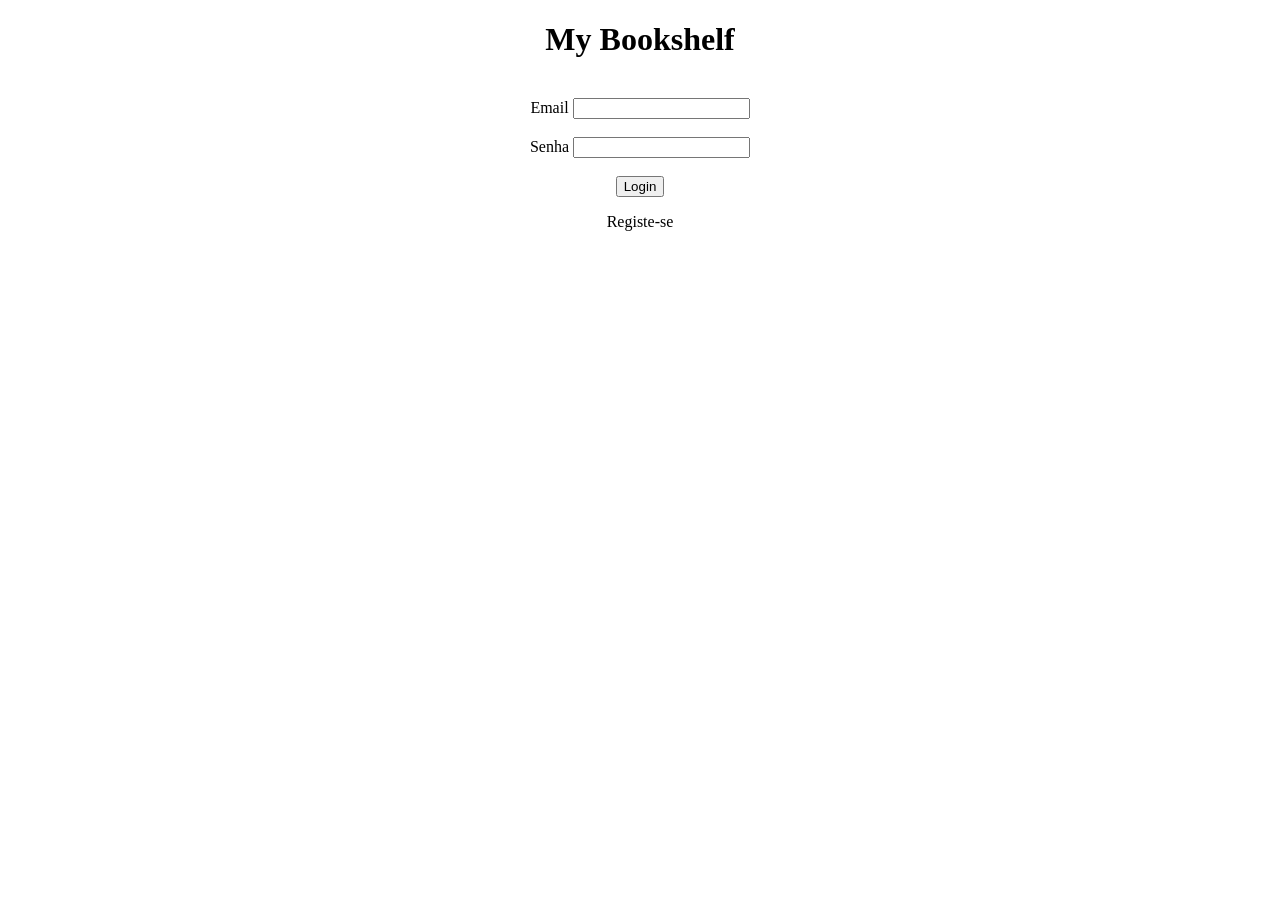
<file: index.Mybook.html>
<!DOCTYPE html>
<html lang="pt">
    <head>
        <meta charset="UTF-8">
         <title> My Bookshelf</title>
         <style>
   body {

    text-align: center;

   }


         </style>
    </head>

<body>

    <h1> My Bookshelf</h1>
    <br>
    <form>
       Email <input type="email" id="e-mail" value="" > 
    </form>
    </br>
<form>  
    Senha <input type="password" id="senha" value=""> 
</form>
<br>
<input type="submit"   name="button" value="Login"> 
</br>
<p>Registe-se</p>
</body>

</html>
</file>
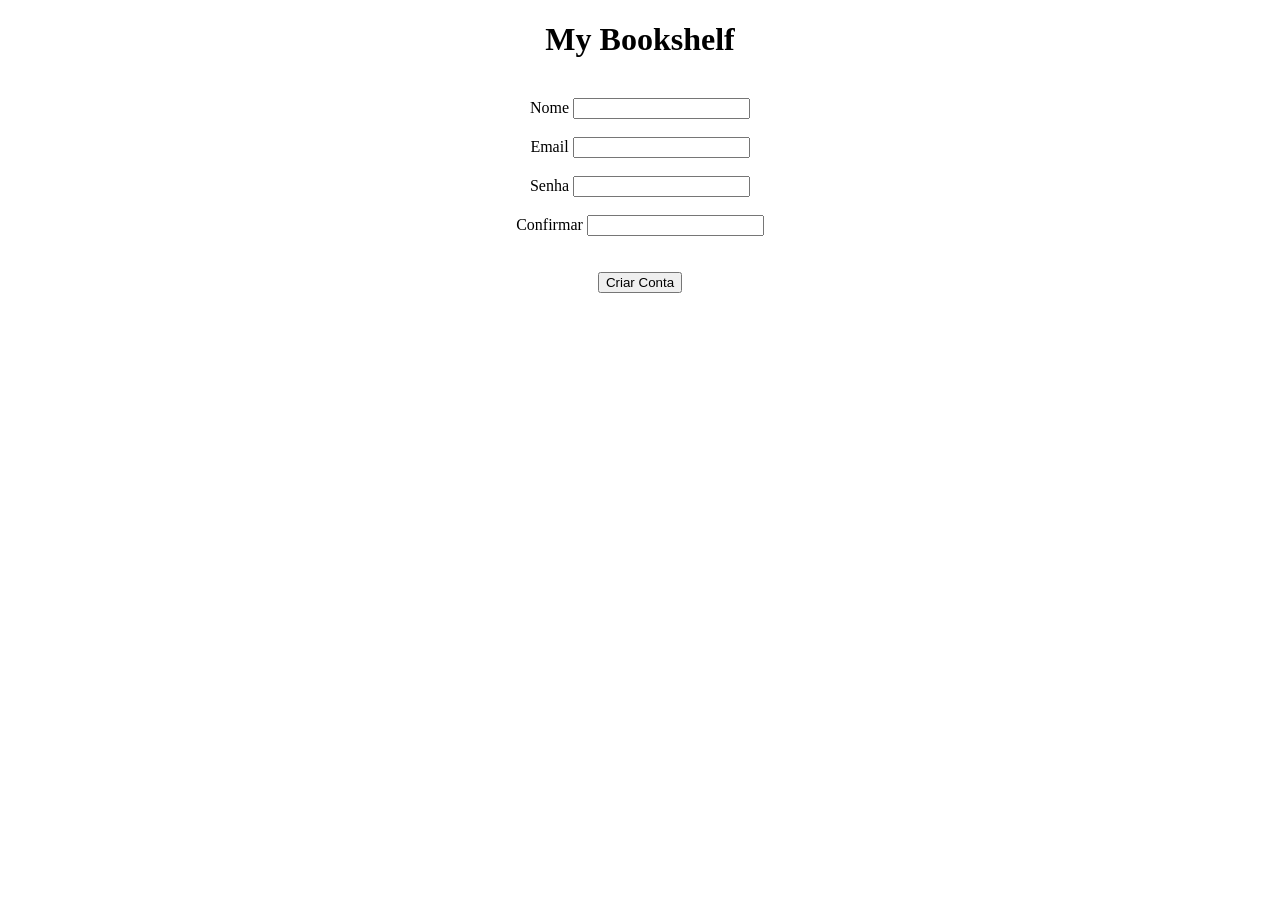
<file: index.registar.html>
<!DOCTYPE html>
<html lang="pt">
    <head>
        <meta charset="UTF-8">
         <title> My Bookshelf</title>
         <style>
   body {

    text-align: center;

   }


         </style>
    </head>

<body>

    <h1> My Bookshelf</h1>

    <br>
   <form> 
    Nome <input type="text"  id="name" name="Nome" value="">
   </form>
</br>

    <form>
       Email <input type="email" id="e-mail" value="" > 
    </form>
    </br>
<form>  
    Senha <input type="password" id="senha" value=""> 
</form>
<br>
<form>  
    Confirmar <input type="password" id="senha" value="">
</form>
</br>

<br>
<input type="submit"   name="button" value="Criar Conta"> 
</br>

</body>

</html>
</file>
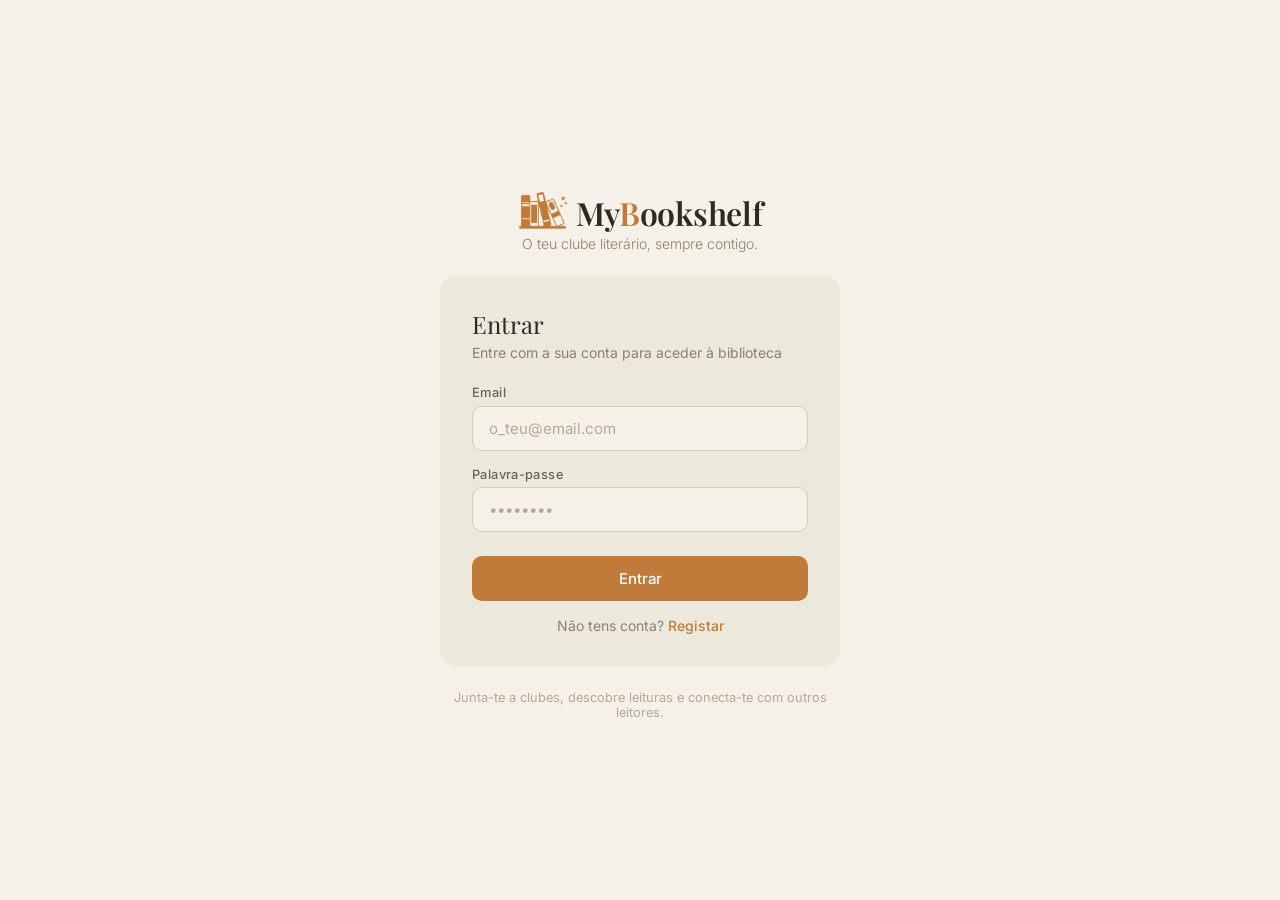
<file: Frontend/pages/book.html>
<!DOCTYPE html>
<html lang="pt">
<head>
    <meta charset="UTF-8">
    <meta name="viewport" content="width=device-width, initial-scale=1.0">
    <title>MyBookshelf - Livro</title>
    <link href="https://fonts.googleapis.com/css2?family=Playfair+Display:wght@400;600;700&family=Inter:wght@300;400;500;600&display=swap" rel="stylesheet">
    <link rel="stylesheet" href="../css/book.css">
    <link rel="icon" type="image/png" href="../assets/Bookshelf_Icon.png">
</head>
<body>

    <nav>
        <a href="feed.html" class="logo-text" style="display:flex;align-items:center;gap:0.5rem">
            <img src="../assets/Bookshelf_Icon.png" alt="logo" style="width:35px;height:35px;object-fit:contain;flex-shrink:0">
            <span style="transform:translateY(7px)">My<span class="logo-det">B</span>ookshelf</span>
        </a>

        <div class="nav-center">
            <a href="feed.html" class="nav-link">
                <svg viewBox="0 0 24 24" fill="none" stroke="currentColor" stroke-width="2" stroke-linecap="round" stroke-linejoin="round"><path d="M3 9l9-7 9 7v11a2 2 0 0 1-2 2H5a2 2 0 0 1-2-2z"/><polyline points="9 22 9 12 15 12 15 22"/></svg>
                <span>Feed</span>
            </a>
            <a href="clubs.html" class="nav-link">
                <svg viewBox="0 0 24 24" fill="none" stroke="currentColor" stroke-width="2" stroke-linecap="round" stroke-linejoin="round"><path d="M2 3h6a4 4 0 0 1 4 4v14a3 3 0 0 0-3-3H2z"/><path d="M22 3h-6a4 4 0 0 0-4 4v14a3 3 0 0 1 3-3h7z"/></svg>
                <span>Clubes</span>
            </a>
            <a href="following.html" class="nav-link">
                <svg viewBox="0 0 24 24" fill="none" stroke="currentColor" stroke-width="2" stroke-linecap="round" stroke-linejoin="round"><path d="M17 21v-2a4 4 0 0 0-4-4H5a4 4 0 0 0-4 4v2"/><circle cx="9" cy="7" r="4"/><path d="M23 21v-2a4 4 0 0 0-3-3.87"/><path d="M16 3.13a4 4 0 0 1 0 7.75"/></svg>
                <span>Seguidores</span>
            </a>
            <a href="search.html" class="nav-link">
                <svg viewBox="0 0 24 24" fill="none" stroke="currentColor" stroke-width="2" stroke-linecap="round" stroke-linejoin="round"><circle cx="11" cy="11" r="8"/><line x1="21" y1="21" x2="16.65" y2="16.65"/></svg>
                <span>Buscar</span>
            </a>
        </div>

        <div class="nav-right">
            <a href="profile.html" class="nav-avatar" id="navAvatar">G</a>
            <button class="btn-logout" id="themeToggle" onclick="toggleTheme()" title="Tema"></button>
            <button class="btn-logout" onclick="logout()" title="Sair">
                <svg width="18" height="18" viewBox="0 0 24 24" fill="none" stroke="currentColor" stroke-width="2" stroke-linecap="round" stroke-linejoin="round"><path d="M9 21H5a2 2 0 0 1-2-2V5a2 2 0 0 1 2-2h4"/><polyline points="16 17 21 12 16 7"/><line x1="21" y1="12" x2="9" y2="12"/></svg>
            </button>
        </div>
    </nav>

    <div class="page">

        <!-- BACK BUTTON -->
        <button class="btn-back" onclick="goBack()">
            <svg viewBox="0 0 24 24" fill="none" stroke="currentColor" stroke-width="2" stroke-linecap="round" stroke-linejoin="round"><polyline points="15 18 9 12 15 6"/></svg>
            <span>Voltar</span>
        </button>

        <!-- LOADING -->
        <div class="page-loading" id="pageLoading">
            <div class="spinner"></div>
            <p>A carregar livro...</p>
        </div>

        <!-- MAIN CONTENT -->
        <div id="bookContent" style="display:none">

            <!-- HERO CARD -->
            <div class="hero-card" id="heroCard">
                <div class="hero-cover">
                    <img id="bookCover" src="" alt="">
                </div>
                <div class="hero-info">
                    <div class="hero-tags" id="heroTags"></div>
                    <h1 class="hero-title" id="bookTitle"></h1>
                    <p class="hero-author" id="bookAuthor"></p>

                    <div class="hero-stats">
                        <div class="stat">
                            <div class="stat-value" id="ratingValue">—</div>
                            <div class="stat-label">Rating</div>
                        </div>
                        <div class="stat">
                            <div class="stat-value" id="reviewsValue">0</div>
                            <div class="stat-label">Reviews</div>
                        </div>
                    </div>

                    <div class="hero-actions" id="heroActions">
                        <button class="btn-status" data-status="reading" onclick="setStatus('reading')">
                            <svg viewBox="0 0 24 24" fill="none" stroke="currentColor" stroke-width="2" stroke-linecap="round" stroke-linejoin="round"><path d="M2 3h6a4 4 0 0 1 4 4v14a3 3 0 0 0-3-3H2z"/><path d="M22 3h-6a4 4 0 0 0-4 4v14a3 3 0 0 1 3-3h7z"/></svg>
                            A ler
                        </button>
                        <button class="btn-status" data-status="completed" onclick="setStatus('completed')">
                            <svg viewBox="0 0 24 24" fill="none" stroke="currentColor" stroke-width="2" stroke-linecap="round" stroke-linejoin="round"><polyline points="20 6 9 17 4 12"/></svg>
                            Lido
                        </button>
                        <button class="btn-status" data-status="want_to_read" onclick="setStatus('want_to_read')">
                            <svg viewBox="0 0 24 24" fill="none" stroke="currentColor" stroke-width="2" stroke-linecap="round" stroke-linejoin="round"><path d="M19 21l-7-5-7 5V5a2 2 0 0 1 2-2h10a2 2 0 0 1 2 2z"/></svg>
                            Quero ler
                        </button>
                        <button class="btn-status btn-fav" id="btnFavorite" onclick="toggleFavorite()">
                            <svg viewBox="0 0 24 24" fill="none" stroke="currentColor" stroke-width="2" stroke-linecap="round" stroke-linejoin="round"><path d="M20.84 4.61a5.5 5.5 0 0 0-7.78 0L12 5.67l-1.06-1.06a5.5 5.5 0 0 0-7.78 7.78l1.06 1.06L12 21.23l7.78-7.78 1.06-1.06a5.5 5.5 0 0 0 0-7.78z"/></svg>
                            Favorito
                        </button>
                    </div>
                </div>
            </div>
            <!-- LAYOUT 2 COLUNAS -->
            <div class="content-grid">

                <!-- COLUNA PRINCIPAL -->
                <div class="main-column">

                    <!-- SINOPSE -->
                    <section class="content-section">
                        <h2 class="section-title">Sinopse</h2>
                        <p class="synopsis" id="bookSynopsis"></p>
                    </section>

                    <!-- A TUA AVALIAÇÃO -->
                    <section class="content-section" id="userReviewSection">
                        <h2 class="section-title">A tua avaliação</h2>

                        <div class="star-rating" id="starRating">
                            <button class="star-btn" data-score="1" onclick="setRating(1)" onmouseenter="hoverRating(1)" onmouseleave="hoverRating(0)">
                                <svg viewBox="0 0 24 24" fill="none" stroke="currentColor" stroke-width="2" stroke-linecap="round" stroke-linejoin="round"><polygon points="12 2 15.09 8.26 22 9.27 17 14.14 18.18 21.02 12 17.77 5.82 21.02 7 14.14 2 9.27 8.91 8.26 12 2"/></svg>
                            </button>
                            <button class="star-btn" data-score="2" onclick="setRating(2)" onmouseenter="hoverRating(2)" onmouseleave="hoverRating(0)">
                                <svg viewBox="0 0 24 24" fill="none" stroke="currentColor" stroke-width="2" stroke-linecap="round" stroke-linejoin="round"><polygon points="12 2 15.09 8.26 22 9.27 17 14.14 18.18 21.02 12 17.77 5.82 21.02 7 14.14 2 9.27 8.91 8.26 12 2"/></svg>
                            </button>
                            <button class="star-btn" data-score="3" onclick="setRating(3)" onmouseenter="hoverRating(3)" onmouseleave="hoverRating(0)">
                                <svg viewBox="0 0 24 24" fill="none" stroke="currentColor" stroke-width="2" stroke-linecap="round" stroke-linejoin="round"><polygon points="12 2 15.09 8.26 22 9.27 17 14.14 18.18 21.02 12 17.77 5.82 21.02 7 14.14 2 9.27 8.91 8.26 12 2"/></svg>
                            </button>
                            <button class="star-btn" data-score="4" onclick="setRating(4)" onmouseenter="hoverRating(4)" onmouseleave="hoverRating(0)">
                                <svg viewBox="0 0 24 24" fill="none" stroke="currentColor" stroke-width="2" stroke-linecap="round" stroke-linejoin="round"><polygon points="12 2 15.09 8.26 22 9.27 17 14.14 18.18 21.02 12 17.77 5.82 21.02 7 14.14 2 9.27 8.91 8.26 12 2"/></svg>
                            </button>
                            <button class="star-btn" data-score="5" onclick="setRating(5)" onmouseenter="hoverRating(5)" onmouseleave="hoverRating(0)">
                                <svg viewBox="0 0 24 24" fill="none" stroke="currentColor" stroke-width="2" stroke-linecap="round" stroke-linejoin="round"><polygon points="12 2 15.09 8.26 22 9.27 17 14.14 18.18 21.02 12 17.77 5.82 21.02 7 14.14 2 9.27 8.91 8.26 12 2"/></svg>
                            </button>
                            <span class="rating-label" id="ratingLabel"></span>
                        </div>

                        <textarea id="reviewContent" class="review-textarea" placeholder="Escreve a tua review..." rows="4" maxlength="2000"></textarea>

                        <div class="review-footer">
                            <div style="display:flex;flex-direction:column;gap:0.5rem">
                                <label class="checkbox-label">
                                    <input type="checkbox" id="spoilerCheck">
                                    <span>Contém spoilers</span>
                                </label>
                                <label class="checkbox-label">
                                    <input type="checkbox" id="shareOnFeed">
                                    <span>Partilhar no feed</span>
                                </label>
                            </div>
                            <button class="btn btn-primary" id="publishReviewBtn" onclick="submitReview()">Publicar review</button>
                        </div>
                    </section>

                    <!-- REVIEWS DA COMUNIDADE -->
                    <section class="content-section">
                        <div class="reviews-header">
                            <h2 class="section-title" style="margin-bottom:0">Reviews da comunidade</h2>
                            <button class="btn-toggle-spoilers" id="toggleSpoilersBtn" onclick="toggleSpoilers()">
                                <svg viewBox="0 0 24 24" fill="none" stroke="currentColor" stroke-width="2" stroke-linecap="round" stroke-linejoin="round"><path d="M1 12s4-8 11-8 11 8 11 8-4 8-11 8-11-8-11-8z"/><circle cx="12" cy="12" r="3"/></svg>
                                <span id="toggleSpoilersText">Mostrar spoilers</span>
                            </button>
                        </div>

                        <div id="reviewsList" class="reviews-list">
                            <p class="reviews-empty">A carregar reviews...</p>
                        </div>
                    </section>

                </div>

                <!-- SIDEBAR -->
                <aside class="sidebar">

                    <!-- PROGRESSO -->
                    <div class="card progress-card" id="progressCard">
                        <h3 class="card-title">Progresso</h3>
                        <div id="progressContent"></div>
                    </div>

                    <!-- AMIGOS A LER -->
                    <div class="card friends-card" id="friendsCard">
                        <h3 class="card-title">Amigos a ler</h3>
                        <div id="friendsList" class="friends-list"></div>
                    </div>

                    <!-- MAIS DO AUTOR -->
                    <div class="card author-books-card" id="authorBooksCard">
                        <h3 class="card-title">Mais do autor</h3>
                        <div id="authorBooksList" class="author-books-list">
                            <p class="author-books-empty">A carregar...</p>
                        </div>
                    </div>

                    <!-- AÇÕES -->
                    <div class="card actions-card">
                        <h3 class="card-title">Ações</h3>
                        <div style="display:flex;flex-direction:column;gap:0.75rem">
                            <button class="btn-share" onclick="openShareModal()">
                                <svg viewBox="0 0 24 24" fill="none" stroke="currentColor" stroke-width="2" stroke-linecap="round" stroke-linejoin="round"><circle cx="18" cy="5" r="3"/><circle cx="6" cy="12" r="3"/><circle cx="18" cy="19" r="3"/><line x1="8.59" y1="13.51" x2="15.42" y2="17.49"/><line x1="15.41" y1="6.51" x2="8.59" y2="10.49"/></svg>
                                Partilhar
                            </button>
                            <div id="buyBtnContainer"></div>
                        </div>
                    </div>
                </aside>
            </div>

            <!-- ERRO -->
            <div id="bookError" style="display:none" class="error-state">
                <p>Livro não encontrado.</p>
            </div>

        </div>

    </div>

    <!-- MODAL ATUALIZAR PROGRESSO -->
    <div class="overlay" id="progressOverlay">
        <div class="modal">
            <div class="modal-header">
                <h3 class="modal-title">Atualizar progresso</h3>
                <button class="modal-close" onclick="closeProgressModal()">
                    <svg width="20" height="20" viewBox="0 0 24 24" fill="none" stroke="currentColor" stroke-width="2" stroke-linecap="round" stroke-linejoin="round"><line x1="18" y1="6" x2="6" y2="18"/><line x1="6" y1="6" x2="18" y2="18"/></svg>
                </button>
            </div>
            <div class="modal-body">
                <div class="form-group">
                    <label for="totalPagesInput">Total de páginas</label>
                    <input type="number" id="totalPagesInput" min="1" placeholder="Ex: 320">
                    <small class="form-hint">Define o total de páginas do livro</small>
                </div>
                <div class="form-group">
                    <label for="currentPageInput">Página atual</label>
                    <input type="number" id="currentPageInput" min="0" placeholder="Ex: 50">
                </div>
                <p id="progressMsg" class="form-error"></p>
            </div>
            <div class="modal-actions">
                <button class="btn btn-outline" onclick="closeProgressModal()">Cancelar</button>
                <button class="btn btn-primary" onclick="saveProgress()">Guardar</button>
            </div>
        </div>
    </div>

    <!-- MODAL PARTILHAR -->
    <div class="overlay" id="shareOverlay">
        <div class="modal">
            <div class="modal-header">
                <h3 class="modal-title">Partilhar livro</h3>
                <button class="modal-close" onclick="closeShareModal()">
                    <svg width="20" height="20" viewBox="0 0 24 24" fill="none" stroke="currentColor" stroke-width="2" stroke-linecap="round" stroke-linejoin="round"><line x1="18" y1="6" x2="6" y2="18"/><line x1="6" y1="6" x2="18" y2="18"/></svg>
                </button>
            </div>
            <div class="modal-body">
                <p class="share-preview" id="sharePreview"></p>

                <div class="share-link-row">
                    <input type="text" id="shareLink" readonly>
                    <button class="btn btn-outline" onclick="copyShareLink()" id="copyBtn">
                        <svg width="14" height="14" viewBox="0 0 24 24" fill="none" stroke="currentColor" stroke-width="2" stroke-linecap="round" stroke-linejoin="round"><rect x="9" y="9" width="13" height="13" rx="2" ry="2"/><path d="M5 15H4a2 2 0 0 1-2-2V4a2 2 0 0 1 2-2h9a2 2 0 0 1 2 2v1"/></svg>
                        Copiar
                    </button>
                </div>

                <div class="share-divider"><span>ou partilha em</span></div>

                <div class="share-networks">
                    <button class="share-btn share-wa" onclick="shareOn('whatsapp')">
                        <svg viewBox="0 0 24 24" fill="currentColor"><path d="M.057 24l1.687-6.163c-1.041-1.804-1.588-3.849-1.587-5.946.003-6.556 5.338-11.891 11.893-11.891 3.181.001 6.167 1.24 8.413 3.488 2.245 2.248 3.481 5.236 3.48 8.414-.003 6.557-5.338 11.892-11.893 11.892-1.99-.001-3.951-.5-5.688-1.448L.057 24zm6.597-3.807c1.676.995 3.276 1.591 5.392 1.592 5.448 0 9.886-4.434 9.889-9.885.002-5.462-4.415-9.89-9.881-9.892-5.452 0-9.887 4.434-9.889 9.884-.001 2.225.651 3.891 1.746 5.634l-.999 3.648 3.742-.981zm11.387-5.464c-.074-.124-.272-.198-.57-.347-.297-.149-1.758-.868-2.031-.967-.272-.099-.47-.149-.669.149-.198.297-.768.967-.941 1.165-.173.198-.347.223-.644.074-.297-.149-1.255-.462-2.39-1.475-.883-.788-1.48-1.761-1.653-2.059-.173-.297-.018-.458.13-.606.134-.133.297-.347.446-.521.151-.172.2-.296.3-.495.099-.198.05-.371-.025-.52-.075-.149-.669-1.612-.916-2.207-.242-.579-.487-.5-.669-.51l-.57-.01c-.198 0-.52.074-.792.372s-1.04 1.016-1.04 2.479 1.065 2.876 1.213 3.074c.149.198 2.095 3.2 5.076 4.487.709.306 1.263.489 1.694.626.712.226 1.36.194 1.872.118.571-.085 1.758-.719 2.006-1.413.248-.694.248-1.289.173-1.413z"/></svg>
                        <span>WhatsApp</span>
                    </button>

                    <button class="share-btn share-x" onclick="shareOn('x')">
                        <svg viewBox="0 0 24 24" fill="currentColor"><path d="M18.244 2.25h3.308l-7.227 8.26 8.502 11.24H16.17l-5.214-6.817L4.99 21.75H1.68l7.73-8.835L1.254 2.25H8.08l4.713 6.231zm-1.161 17.52h1.833L7.084 4.126H5.117z"/></svg>
                        <span>X</span>
                    </button>

                    <button class="share-btn share-fb" onclick="shareOn('facebook')">
                        <svg viewBox="0 0 24 24" fill="currentColor"><path d="M24 12.073c0-6.627-5.373-12-12-12s-12 5.373-12 12c0 5.99 4.388 10.954 10.125 11.854v-8.385H7.078v-3.47h3.047V9.43c0-3.007 1.792-4.669 4.533-4.669 1.312 0 2.686.235 2.686.235v2.953H15.83c-1.491 0-1.956.925-1.956 1.874v2.25h3.328l-.532 3.47h-2.796v8.385C19.612 23.027 24 18.062 24 12.073z"/></svg>
                        <span>Facebook</span>
                    </button>

                    <button class="share-btn share-tg" onclick="shareOn('telegram')">
                        <svg viewBox="0 0 24 24" fill="currentColor"><path d="M11.944 0A12 12 0 0 0 0 12a12 12 0 0 0 12 12 12 12 0 0 0 12-12A12 12 0 0 0 12 0a12 12 0 0 0-.056 0zm4.962 7.224c.1-.002.321.023.465.14a.506.506 0 0 1 .171.325c.016.093.036.306.02.472-.18 1.898-.962 6.502-1.36 8.627-.168.9-.499 1.201-.82 1.23-.696.065-1.225-.46-1.9-.902-1.056-.693-1.653-1.124-2.678-1.8-1.185-.78-.417-1.21.258-1.91.177-.184 3.247-2.977 3.307-3.23.007-.032.014-.15-.056-.212s-.174-.041-.249-.024c-.106.024-1.793 1.14-5.061 3.345-.48.33-.913.49-1.302.48-.428-.008-1.252-.241-1.865-.44-.752-.245-1.349-.374-1.297-.789.027-.216.325-.437.893-.663 3.498-1.524 5.83-2.529 6.998-3.014 3.332-1.386 4.025-1.627 4.476-1.635z"/></svg>
                        <span>Telegram</span>
                    </button>
                </div>
            </div>
        </div>
    </div>

    <div id="toastContainer"></div>

    <script src="../js/config.js"></script>
    <script src="../js/auth.js"></script>
    <script src="../js/book.js"></script>
</body>
</html>
</file>
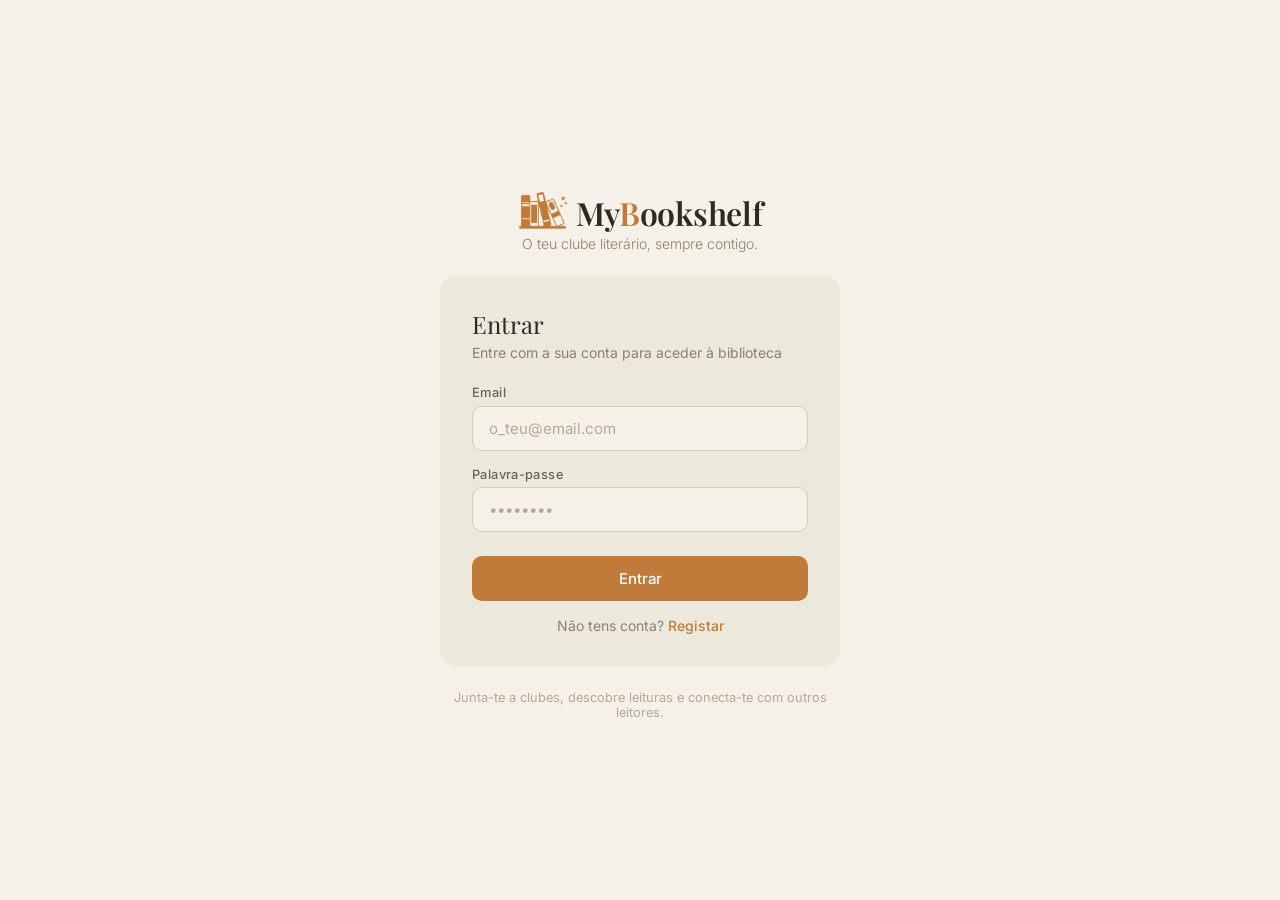
<file: Frontend/pages/clubs.html>
<!DOCTYPE html>
<html lang="pt">
<head>
    <meta charset="UTF-8">
    <meta name="viewport" content="width=device-width, initial-scale=1.0">
    <title>MyBookshelf — Clubes</title>
    <link href="https://fonts.googleapis.com/css2?family=Playfair+Display:wght@400;600&family=Inter:wght@300;400;500&display=swap" rel="stylesheet">
    <link rel="stylesheet" href="../css/clubs.css">
    <link rel="icon" type="image/png" href="../assets/Bookshelf_Icon.png">
</head>
<body>

    <nav>
        <a href="feed.html" class="logo-text" style="display:flex;align-items:center;gap:0.5rem">
            <img src="../assets/Bookshelf_Icon.png" alt="logo" style="width:35px;height:35px;object-fit:contain;flex-shrink:0">
            <span style="transform:translateY(7px)">My<span class="logo-det">B</span>ookshelf</span>
        </a>
        <div class="nav-center">
                <a href="feed.html" class="nav-link">
                    <svg viewBox="0 0 24 24" fill="none" stroke="currentColor" stroke-width="2" stroke-linecap="round" stroke-linejoin="round"><path d="M3 9l9-7 9 7v11a2 2 0 0 1-2 2H5a2 2 0 0 1-2-2z"/><polyline points="9 22 9 12 15 12 15 22"/></svg>
                    <span>Feed</span>
                </a>
                <a href="clubs.html" class="nav-link active">
                    <svg viewBox="0 0 24 24" fill="none" stroke="currentColor" stroke-width="2" stroke-linecap="round" stroke-linejoin="round"><path d="M2 3h6a4 4 0 0 1 4 4v14a3 3 0 0 0-3-3H2z"/><path d="M22 3h-6a4 4 0 0 0-4 4v14a3 3 0 0 1 3-3h7z"/></svg>
                    <span>Clubes</span>
                </a>
                <a href="following.html" class="nav-link">
                    <svg viewBox="0 0 24 24" fill="none" stroke="currentColor" stroke-width="2" stroke-linecap="round" stroke-linejoin="round"><path d="M17 21v-2a4 4 0 0 0-4-4H5a4 4 0 0 0-4 4v2"/><circle cx="9" cy="7" r="4"/><path d="M23 21v-2a4 4 0 0 0-3-3.87"/><path d="M16 3.13a4 4 0 0 1 0 7.75"/></svg>
                    <span>Seguidores</span>
                </a>
                <a href="search.html" class="nav-link">
                    <svg viewBox="0 0 24 24" fill="none" stroke="currentColor"stroke-width="2" stroke-linecap="round"stroke-linejoin="round"><circle cx="11" cy="11"r="8" /><line x1="21" y1="21" x2="16.65"y2="16.65" /></svg>
                    <span>Buscar</span>
                </a>
            </div>
        <div class="nav-right">
            <a href="profile.html" class="nav-avatar" id="navAvatar">G</a>
            <button class="btn-logout" id="themeToggle" onclick="toggleTheme()" title="Tema"></button>
            <button class="btn-logout" onclick="logout()" title="Sair">
                <svg width="18" height="18" viewBox="0 0 24 24" fill="none" stroke="currentColor" stroke-width="2" stroke-linecap="round" stroke-linejoin="round"><path d="M9 21H5a2 2 0 0 1-2-2V5a2 2 0 0 1 2-2h4"/><polyline points="16 17 21 12 16 7"/><line x1="21" y1="12" x2="9" y2="12"/></svg>
            </button>
        </div>
    </nav>

    <!-- VISTA PRINCIPAL -->
    <div id="viewMain" class="page">
        <div class="clubs-header">
            <div>
                <h1 class="clubs-title">Clubes de Leitura</h1>
                <p class="clubs-subtitle">Junta-te aos clubes locais e faz novas amizades por livros</p>
            </div>
            <button class="btn btn-primary" onclick="openCreateModal()">
                <svg width="16" height="16" viewBox="0 0 24 24" fill="none" stroke="currentColor" stroke-width="2" stroke-linecap="round" stroke-linejoin="round"><line x1="12" y1="5" x2="12" y2="19"/><line x1="5" y1="12" x2="19" y2="12"/></svg>
                Criar um clube
            </button>
        </div>

        <div class="clubs-grid">
            <div class="map-container">
                <div class="map-placeholder" id="mapPlaceholder">
                    <svg width="48" height="48" viewBox="0 0 24 24" fill="none" stroke="currentColor" stroke-width="1.5"><path d="M21 10c0 7-9 13-9 13s-9-6-9-13a9 9 0 0 1 18 0z"/><circle cx="12" cy="10" r="3"/></svg>
                    <p>Mapa em breve</p>
                    <span>Google Maps será integrado aqui</span>
                </div>
                <div id="mapMarkers" style="width:100%;height:100%;position:absolute;inset:0;border-radius:16px"></div>
                <div class="map-count" id="mapCount">0 clubes</div>
            </div>

            <div class="clubs-panel">
                <div class="clubs-loading" id="clubsLoading">
                    <div class="spinner"></div>
                    <p>A carregar clubes...</p>
                </div>
                <div id="clubsList" style="display:none"></div>
                <div id="clubsEmpty" class="clubs-empty" style="display:none">
                    <div class="empty-icon">📚</div>
                    <p>Nenhum clube encontrado.</p>
                    <p class="empty-sub">Sê o primeiro a criar um!</p>
                </div>
            </div>
        </div>
    </div>

    <!-- VISTA DETALHE DO CLUBE -->
    <div id="viewDetail" class="page" style="display:none">
        <button class="btn-back" onclick="showMainView()">
            <svg width="16" height="16" viewBox="0 0 24 24" fill="none" stroke="currentColor" stroke-width="2" stroke-linecap="round" stroke-linejoin="round"><polyline points="15 18 9 12 15 6"/></svg>
            Clubes
        </button>

        <div class="card club-detail-header">
            <div class="club-detail-top">
                <div class="club-detail-avatar" id="detailAvatar">C</div>
                <div class="club-detail-info">
                    <span class="club-badge">Quinzenal</span>
                    <h1 class="club-detail-name" id="detailName"></h1>
                    <p class="club-detail-desc" id="detailDesc"></p>
                    <div class="club-detail-meta">
                        <svg width="14" height="14" viewBox="0 0 24 24" fill="none" stroke="currentColor" stroke-width="2"><path d="M17 21v-2a4 4 0 0 0-4-4H5a4 4 0 0 0-4 4v2"/><circle cx="9" cy="7" r="4"/></svg>
                        <span id="detailMembers">0 membros</span>
                    </div>
                </div>
                <button class="btn btn-primary" id="memberBtn" onclick="toggleMembership()">Juntar-se</button>
            </div>
        </div>

        <div class="tabs-nav">
            <button class="tab-btn active" onclick="switchTab('messages')" data-tab="messages">
                <svg width="14" height="14" viewBox="0 0 24 24" fill="none" stroke="currentColor" stroke-width="2"><path d="M21 15a2 2 0 0 1-2 2H7l-4 4V5a2 2 0 0 1 2-2h14a2 2 0 0 1 2 2z"/></svg>
                Mensagens
            </button>
            <button class="tab-btn" onclick="switchTab('sessions')" data-tab="sessions">
                <svg width="14" height="14" viewBox="0 0 24 24" fill="none" stroke="currentColor" stroke-width="2"><rect x="3" y="4" width="18" height="18" rx="2" ry="2"/><line x1="16" y1="2" x2="16" y2="6"/><line x1="8" y1="2" x2="8" y2="6"/><line x1="3" y1="10" x2="21" y2="10"/></svg>
                Sessões
            </button>
            <button class="tab-btn" onclick="switchTab('voting')" data-tab="voting">
                <svg width="14" height="14" viewBox="0 0 24 24" fill="none" stroke="currentColor" stroke-width="2"><polyline points="9 11 12 14 22 4"/><path d="M21 12v7a2 2 0 0 1-2 2H5a2 2 0 0 1-2-2V5a2 2 0 0 1 2-2h11"/></svg>
                Votações
            </button>
            <button class="tab-btn" onclick="switchTab('library')" data-tab="library">
                <svg width="14" height="14" viewBox="0 0 24 24" fill="none" stroke="currentColor" stroke-width="2"><path d="M2 3h6a4 4 0 0 1 4 4v14a3 3 0 0 0-3-3H2z"/><path d="M22 3h-6a4 4 0 0 0-4 4v14a3 3 0 0 1 3-3h7z"/></svg>
                Biblioteca
            </button>
            <button class="tab-btn" onclick="switchTab('members')" data-tab="members">
                <svg width="14" height="14" viewBox="0 0 24 24" fill="none" stroke="currentColor" stroke-width="2"><path d="M17 21v-2a4 4 0 0 0-4-4H5a4 4 0 0 0-4 4v2"/><circle cx="9" cy="7" r="4"/><path d="M23 21v-2a4 4 0 0 0-3-3.87"/><path d="M16 3.13a4 4 0 0 1 0 7.75"/></svg>
                Membros
            </button>
            <button class="tab-btn" onclick="switchTab('ranking')" data-tab="ranking">
                <svg width="14" height="14" viewBox="0 0 24 24" fill="none" stroke="currentColor" stroke-width="2"><polyline points="18 20 18 10"/><polyline points="12 20 12 4"/><polyline points="6 20 6 14"/></svg>
                Ranking
            </button>
        </div>

        <div class="detail-grid">
            <div class="detail-main">

                <!-- MENSAGENS -->
                <div id="tab-messages" class="tab-content card">
                    <div id="messagesLocked" class="locked-msg" style="display:none">
                        <svg width="40" height="40" viewBox="0 0 24 24" fill="none" stroke="currentColor" stroke-width="1.5"><path d="M21 15a2 2 0 0 1-2 2H7l-4 4V5a2 2 0 0 1 2-2h14a2 2 0 0 1 2 2z"/></svg>
                        <h3>Junta-te ao clube para participar</h3>
                        <p>Faz parte da comunidade e participa das discussões</p>
                        <button class="btn btn-primary" onclick="toggleMembership()">Juntar-se</button>
                    </div>
                    <div id="messagesList" class="messages-list"></div>
                    <div id="messageInput" class="message-input">
                        <textarea id="msgContent" placeholder="Escreve uma mensagem..." rows="2"></textarea>
                        <button class="btn btn-primary" onclick="sendMessage()">
                            <svg width="16" height="16" viewBox="0 0 24 24" fill="none" stroke="currentColor" stroke-width="2"><line x1="22" y1="2" x2="11" y2="13"/><polygon points="22 2 15 22 11 13 2 9 22 2"/></svg>
                        </button>
                    </div>
                </div>

                <!-- SESSÕES -->
                <div id="tab-sessions" class="tab-content" style="display:none">
                    <div id="sessionsList"></div>
                </div>

                <!-- VOTAÇÕES -->
                <div id="tab-voting" class="tab-content" style="display:none">
                    <div class="voting-header">
                        <h2>Livro do próximo mês</h2>
                        <p id="votingInfo">Participa e ajuda a escolher o próximo livro!</p>
                    </div>
                    <div id="votingLocked" class="locked-msg card" style="display:none">
                        <svg width="40" height="40" viewBox="0 0 24 24" fill="none" stroke="currentColor" stroke-width="1.5"><polyline points="9 11 12 14 22 4"/><path d="M21 12v7a2 2 0 0 1-2 2H5a2 2 0 0 1-2-2V5a2 2 0 0 1 2-2h11"/></svg>
                        <h3>Junta-te ao clube para votar</h3>
                        <p>Apenas membros podem participar da votação</p>
                        <button class="btn btn-primary" onclick="toggleMembership()">Juntar-se</button>
                    </div>
                    <div id="votingList"></div>
                </div>

                <!-- BIBLIOTECA -->
                <div id="tab-library" class="tab-content" style="display:none">
                    <div id="libraryGrid" class="library-grid"></div>
                </div>

                <!-- MEMBROS -->
                <div id="tab-members" class="tab-content" style="display:none">
                    <div class="tab-section-header">
                        <h2>Membros do Clube</h2>
                        <p id="membersCount">0 membros ativos</p>
                    </div>
                    <div id="membersList" class="members-grid"></div>
                </div>

                <!-- RANKING -->
                <div id="tab-ranking" class="tab-content" style="display:none">
                    <div class="tab-section-header">
                        <h2>Ranking de clubes</h2>
                        <p>Ordenado por pontos e atividade</p>
                    </div>
                    <div id="rankingList"></div>
                </div>

            </div>

            <!-- SIDEBAR -->
            <div class="detail-sidebar">
                <div class="card sidebar-card">
                    <p class="sidebar-label">Livro do Mês</p>
                    <div id="sidebarBook"></div>
                    <div class="progress-section">
                        <p class="sidebar-label">Progresso do clube</p>
                        <div class="progress-bar">
                            <div class="progress-fill" id="progressFill" style="width:0%"></div>
                        </div>
                        <p class="progress-text" id="progressText">0% dos membros já terminaram</p>
                    </div>
                </div>
            </div>

        </div>
    </div>

    <!-- MODAL CRIAR CLUBE -->
    <div class="overlay" id="createOverlay">
        <div class="modal modal-large">
            <div class="modal-header">
                <div class="modal-title">Criar um clube</div>
                <button class="modal-close" onclick="closeCreateModal()">
                    <svg width="20" height="20" viewBox="0 0 24 24" fill="none" stroke="currentColor" stroke-width="2"><line x1="18" y1="6" x2="6" y2="18"/><line x1="6" y1="6" x2="18" y2="18"/></svg>
                </button>
            </div>
            <div class="modal-body">
                <div class="modal-columns">
                    <div class="modal-form">
                        <div class="form-group">
                            <label>Nome do clube</label>
                            <input type="text" id="clubName" placeholder="Ex: Clube dos Clássicos">
                        </div>
                        <div class="form-group">
                            <label>Descrição</label>
                            <textarea id="clubDesc" rows="3" placeholder="Descreve o teu clube..."></textarea>
                        </div>
                        <div class="form-group">
                            <label>Localização <span style="color:var(--faint);font-weight:400">(opcional)</span></label>
                            <div class="location-search">
                                <input type="text" id="locationSearch" placeholder="Pesquisa uma morada...">
                                <button class="btn btn-outline" onclick="useMyLocation()">
                                    <svg width="14" height="14" viewBox="0 0 24 24" fill="none" stroke="currentColor" stroke-width="2"><circle cx="12" cy="12" r="10"/><circle cx="12" cy="12" r="3"/><line x1="12" y1="2" x2="12" y2="5"/><line x1="12" y1="19" x2="12" y2="22"/><line x1="2" y1="12" x2="5" y2="12"/><line x1="19" y1="12" x2="22" y2="12"/></svg>
                                    A minha
                                </button>
                            </div>
                            <div class="location-selected" id="locationSelected" style="display:none">
                                <svg width="14" height="14" viewBox="0 0 24 24" fill="none" stroke="currentColor" stroke-width="2"><path d="M21 10c0 7-9 13-9 13s-9-6-9-13a9 9 0 0 1 18 0z"/><circle cx="12" cy="10" r="3"/></svg>
                                <span id="locationText">Localização selecionada</span>
                                <button onclick="clearLocation()" class="location-clear">✕</button>
                            </div>
                        </div>
                        <input type="hidden" id="clubLat">
                        <input type="hidden" id="clubLng">
                        <button class="btn btn-primary" style="width:100%;margin-top:0.5rem" onclick="createClub()">Criar clube</button>
                    </div>
                    <div class="modal-map">
                        <div id="createMap" style="width:100%;height:100%;border-radius:12px"></div>
                        <div class="map-loading" id="mapLoading">
                            <div class="spinner"></div>
                            <p>A carregar mapa...</p>
                        </div>
                    </div>
                </div>
            </div>
        </div>
    </div>

    <div id="toastContainer"></div>

    <script src="../js/config.js"></script>
    <script src="../js/auth.js"></script>
    <script src="../js/clubs.js"></script>
</body>
</html>
</file>
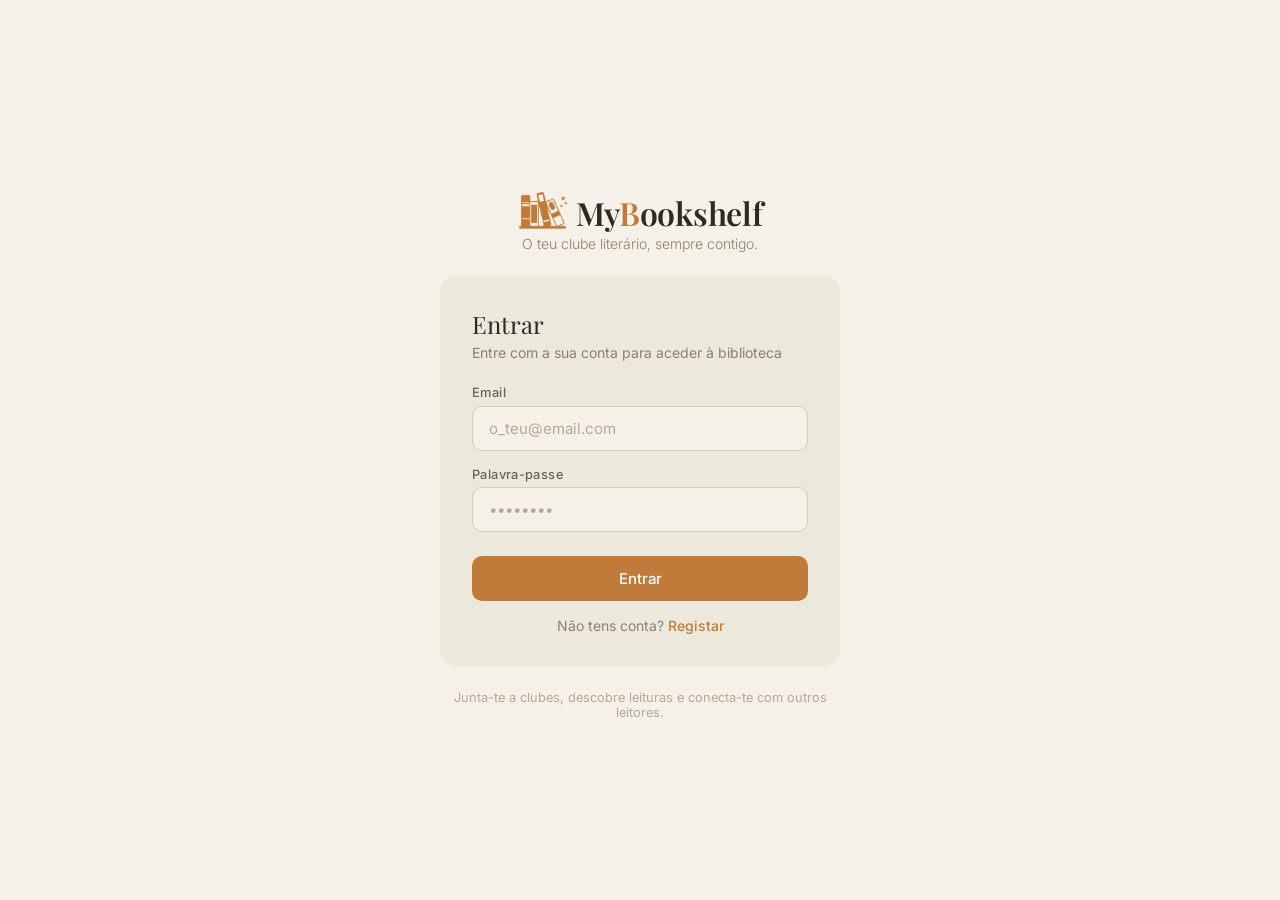
<file: Frontend/pages/feed.html>
<!DOCTYPE html>
<html lang="pt">
<head>
    <meta charset="UTF-8">
    <meta name="viewport" content="width=device-width, initial-scale=1.0">
    <title>MyBookshelf — Feed</title>
    <link href="https://fonts.googleapis.com/css2?family=Playfair+Display:wght@400;600&family=Inter:wght@300;400;500&display=swap" rel="stylesheet">
    <link rel="stylesheet" href="../css/feed.css">
    <link rel="icon" type="image/png" href="../assets/Bookshelf_Icon.png">
</head>
<body>

    <nav>
        <a href="index.html" class="logo-text" style="display:flex;align-items:center;gap:0.5rem">
                <img src="../assets/Bookshelf_Icon.png" alt="logo" style="width:35px;height:35px;object-fit:contain;flex-shrink:0">
                <span style="transform:translateY(7px)">My<span class="logo-det">B</span>ookshelf</span>
            </a>
        
       <div class="nav-center">
            <a href="feed.html" class="nav-link active">
                <svg viewBox="0 0 24 24" fill="none" stroke="currentColor" stroke-width="2" stroke-linecap="round" stroke-linejoin="round"><path d="M3 9l9-7 9 7v11a2 2 0 0 1-2 2H5a2 2 0 0 1-2-2z"/><polyline points="9 22 9 12 15 12 15 22"/></svg>
                <span>Feed</span>
            </a>
            <a href="clubs.html" class="nav-link">
                <svg viewBox="0 0 24 24" fill="none" stroke="currentColor" stroke-width="2" stroke-linecap="round" stroke-linejoin="round"><path d="M2 3h6a4 4 0 0 1 4 4v14a3 3 0 0 0-3-3H2z"/><path d="M22 3h-6a4 4 0 0 0-4 4v14a3 3 0 0 1 3-3h7z"/></svg>
                <span>Clubes</span>
            </a>
            <a href="following.html" class="nav-link">
                <svg viewBox="0 0 24 24" fill="none" stroke="currentColor" stroke-width="2" stroke-linecap="round" stroke-linejoin="round"><path d="M17 21v-2a4 4 0 0 0-4-4H5a4 4 0 0 0-4 4v2"/><circle cx="9" cy="7" r="4"/><path d="M23 21v-2a4 4 0 0 0-3-3.87"/><path d="M16 3.13a4 4 0 0 1 0 7.75"/></svg>
                <span>Seguidores</span>
            </a>
            <a href="search.html" class="nav-link">
                <svg viewBox="0 0 24 24" fill="none" stroke="currentColor" stroke-width="2" stroke-linecap="round" stroke-linejoin="round"><circle cx="11" cy="11" r="8"/><line x1="21" y1="21" x2="16.65" y2="16.65"/></svg>
                <span>Buscar</span>
            </a>
        </div>

       <div class="nav-right">
            <a href="profile.html" class="nav-avatar" id="navAvatar">G</a>
            <button class="btn-logout" id="themeToggle" onclick="toggleTheme()" title="Tema"></button>
            <button class="btn-logout" onclick="logout()" title="Sair">
                <svg width="18" height="18" viewBox="0 0 24 24" fill="none" stroke="currentColor" stroke-width="2" stroke-linecap="round" stroke-linejoin="round"><path d="M9 21H5a2 2 0 0 1-2-2V5a2 2 0 0 1 2-2h4"/><polyline points="16 17 21 12 16 7"/><line x1="21" y1="12" x2="9" y2="12"/></svg>
            </button>
       </div>
    </nav>

    <div class="page">
        <div class="content-grid">

            <!-- Coluna Principal -->
            <section class ="feed-column">

                <div class="page-header">
                    <h1 class="page-title">Feed</h1>
                    <p class="page-subtitle">Explore reviews e análises da comunidade literária</p>
                </div>

                <!--Tabs-->
                <div class="feed-tabs">
                    <button class="tab-btn active" data-tab="all" onclick="switchTab('all', this)">Todos</button>
                    <button class="tab-btn" data-tab="following" onclick="switchTab('following', this)">Seguindo</button>
                </div>

                <!--Criar Post-->
                <div class="card share-card">
                    <div class="share-header">
                        <svg width="18" height="18" viewBox="0 0 24 24" fill="none" stroke="currentColor" stroke-width="2" stroke-linecap="round" stroke-linejoin="round"><polygon points="12 2 15.09 8.26 22 9.27 17 14.14 18.18 21.02 12 17.77 5.82 21.02 7 14.14 2 9.27 8.91 8.26 12 2"/></svg>
                        <h3>Compartilhe sua opinião</h3>
                    </div>
                    <p class="share-text">Acabou de ler um livro incrível? Compartilhe sua review com a comunidade!</p>
                    <button class="btn btn-primary" onclick="openCreatePost()">Escrever Review</button>
                </div>

                <!--Criar post expandido-->
                <div class="card create-post" id="createPostCard" style="display:none;">
                    <div class="create-top">
                        <div class="create-avatar" id="createAvatar">G</div>
                        <textarea id="postContent" placeholder="Partilha algo com os teus seguidores..." rows="4"></textarea>
                    </div>
                    <div class="create-bottom">
                        <span class="char-count" id="charCount">0/500</span>
                        <div style="display:flex; gap:0.5rem;">
                            <button class="btn btn-outline" onclick="closeCreatePost()">Cancelar</button>
                            <button class="btn btn-primary" id="postBtn" onclick="createPost()">Publicar</button>
                        </div>
                    </div>
                </div>

                <!--Loading-->
                <div class="feed-loading" id="feedLoading">
                    <div class="spinner"></div>
                    <p>Carregando feed...</p>
                </div>

                <!--Posts-->
                <div id="feedContainer" style="display:none"></div>

                <!--Empty-->
                <div class="feed-empty" id="feedEmpty" style="display:none">
                    <div class="empty-icon">📚</div>
                    <p class="empty-sub">Segue outros leitores para ver as suas publicações aqui!</p>
                    <a href="following.html" class="btn btn-outline" style="margin-top:1rem;">Descobrir leitores</a>
                </div>

                <!--Load More-->
                <div class="load-more-container" id="loadMoreContainer" style="display:none">
                    <button class="btn-load-more" onclick="loadMore()">Carregar mais</button>
                </div>
            </section>

            <!--Sidebar-->
            <aside class="sidebar">

                <!--Sugestões-->
                <div class="card sidebar-card">
                    <h3 class="sidebar-title">
                        <svg width="16" height="16" viewBox="0 0 24 24" fill="none" stroke="currentColor" stroke-width="2" stroke-linecap="round" stroke-linejoin="round"><path d="M16 21v-2a4 4 0 0 0-4-4H5a4 4 0 0 0-4 4v2"/><circle cx="8.5" cy="7" r="4"/><line x1="20" y1="8" x2="20" y2="14"/><line x1="23" y1="11" x2="17" y2="11"/></svg>
                        Sugestões para Seguir
                    </h3>
                    <div id="suggestionsList" class="suggestions-list">
                        <div class="muted-text">A carregar...</div>
                    </div>
                    <a href="following.html" class="see-more-link">ver mais sugestões</a>
                </div>

                <!-- Atividade -->
                <div class="card sidebar-card">
                    <h3 class="sidebar-title">Sua Atividade</h3>
                    <div class="activity-list">
                        <div class="activity-item">
                            <span class="activity-label">
                                <svg width="14" height="14" viewBox="0 0 24 24" fill="none" stroke="currentColor" stroke-width="2" stroke-linecap="round" stroke-linejoin="round"><path d="M16 21v-2a4 4 0 0 0-4-4H5a4 4 0 0 0-4 4v2"/><circle cx="8.5" cy="7" r="4"/></svg>
                                A seguir
                            </span>
                            <span class="activity-value" id="followingCount">0</span>
                        </div>
                        <div class="activity-item">
                            <span class="activity-label">
                                <svg width="14" height="14" viewBox="0 0 24 24" fill="none" stroke="currentColor" stroke-width="2" stroke-linecap="round" stroke-linejoin="round"><path d="M17 21v-2a4 4 0 0 0-4-4H5a4 4 0 0 0-4 4v2"/><circle cx="9" cy="7" r="4"/><path d="M23 21v-2a4 4 0 0 0-3-3.87"/><path d="M16 3.13a4 4 0 0 1 0 7.75"/></svg>
                                Seguidores
                            </span>
                            <span class="activity-value" id="followersCount">0</span>
                        </div>
                        <div class="activity-item">
                            <span class="activity-label">
                                <svg width="14" height="14" viewBox="0 0 24 24" fill="none" stroke="currentColor" stroke-width="2" stroke-linecap="round" stroke-linejoin="round"><path d="M2 3h6a4 4 0 0 1 4 4v14a3 3 0 0 0-3-3H2z"/><path d="M22 3h-6a4 4 0 0 0-4 4v14a3 3 0 0 1 3-3h7z"/></svg>
                                Posts este mês
                            </span>
                            <span class="activity-value" id="postsCount">0</span>
                        </div>
                    </div>
                </div>

                <!-- Desafio de Leitura -->
                <div class="card challenge-card" id="challengeCard">
                    <div id="challengeContent">
                        <h3 class="challenge-title">Desafio de Leitura <span id="challengeYear">2026</span></h3>
                        <p class="challenge-meta">Meta: <span id="goalTotal">0</span> livros</p>
                        <div class="progress-bar">
                            <div class="progress-fill" id="progressFill" style="width:0%"></div>
                        </div>
                        <p class="challenge-status">
                            <strong id="goalCurrent">0</strong> de <span id="goalTotal2">0</span> livros lidos (<span id="goalPercent">0</span>%)
                        </p>
                    </div>
                    <div id="challengeEmpty" style="display:none">
                        <h3 class="challenge-title">Desafio de Leitura</h3>
                        <p class="challenge-empty-text">Ainda não definiste uma meta para este ano.</p>
                        <a href="profile.html" class="btn-challenge">Definir meta</a>
                    </div>
                </div>
            </aside>
        </div>
    </div>
    
    <div id="toastContainer"></div>

    <script src="../js/config.js"></script>
    <script src="../js/auth.js"></script>
    <script src="../js/feed.js"></script>  
</body>
</html>
</file>
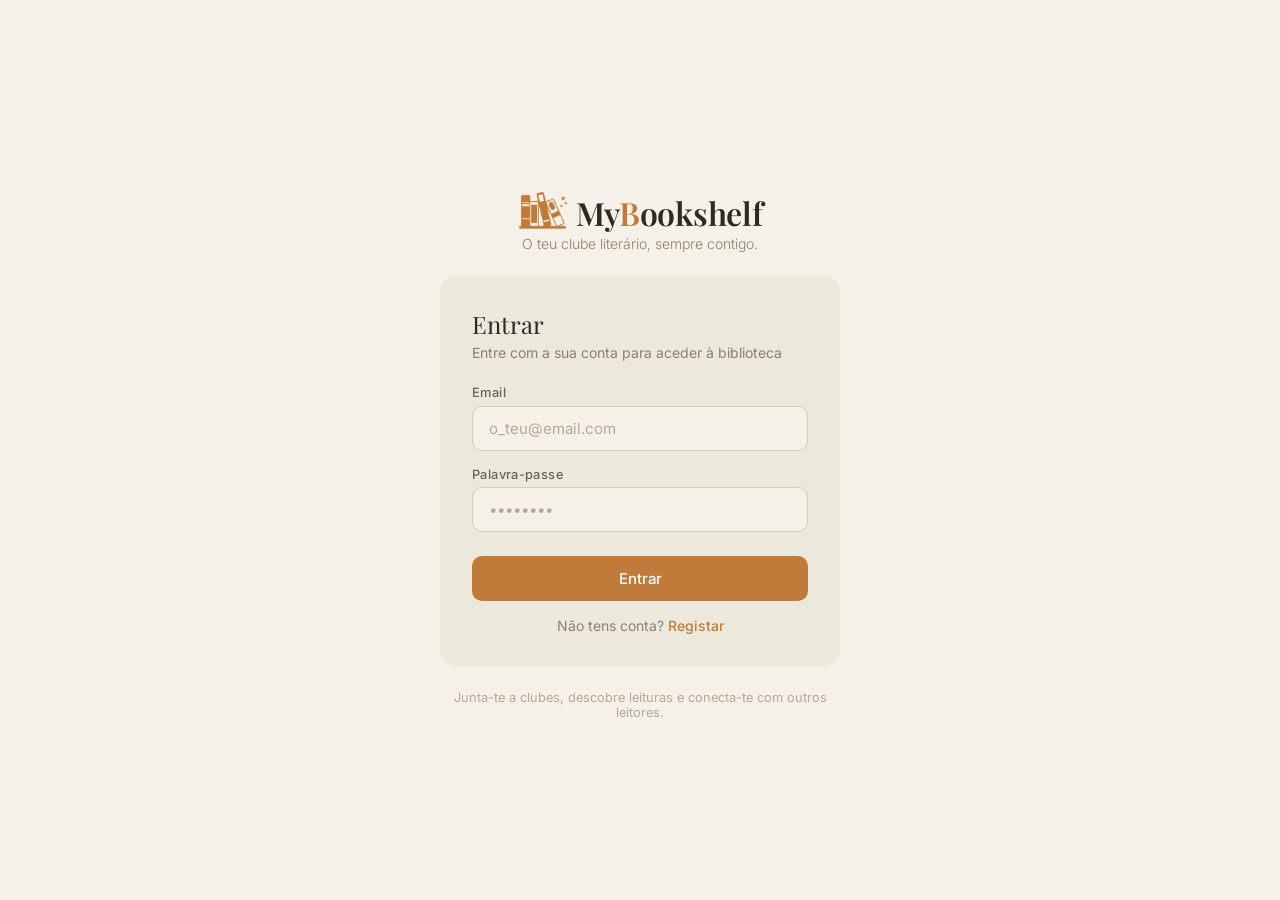
<file: Frontend/pages/following.html>
<!DOCTYPE html>
<html lang="pt">
<head>
    <meta charset="UTF-8">
    <meta name="viewport" content="width=device-width, initial-scale=1.0">
    <title>MyBookshelf — Seguidores</title>
    <link href="https://fonts.googleapis.com/css2?family=Playfair+Display:wght@400;600&family=Inter:wght@300;400;500&display=swap" rel="stylesheet">
    <link rel="stylesheet" href="../css/following.css">
    <link rel="icon" type="image/png" href="../assets/Bookshelf_Icon.png">
</head>
<body>

    <nav>
        <a href="feed.html" class="logo-text" style="display:flex;align-items:center;gap:0.5rem">
            <img src="../assets/Bookshelf_Icon.png" alt="logo" style="width:35px;height:35px;object-fit:contain;flex-shrink:0">
            <span style="transform:translateY(7px)">My<span class="logo-det">B</span>ookshelf</span>
        </a>

        <div class="nav-center">
            <a href="feed.html" class="nav-link">
                <svg viewBox="0 0 24 24" fill="none" stroke="currentColor" stroke-width="2" stroke-linecap="round" stroke-linejoin="round"><path d="M3 9l9-7 9 7v11a2 2 0 0 1-2 2H5a2 2 0 0 1-2-2z"/><polyline points="9 22 9 12 15 12 15 22"/></svg>
                <span>Feed</span>
            </a>
            <a href="clubs.html" class="nav-link">
                <svg viewBox="0 0 24 24" fill="none" stroke="currentColor" stroke-width="2" stroke-linecap="round" stroke-linejoin="round"><path d="M2 3h6a4 4 0 0 1 4 4v14a3 3 0 0 0-3-3H2z"/><path d="M22 3h-6a4 4 0 0 0-4 4v14a3 3 0 0 1 3-3h7z"/></svg>
                <span>Clubes</span>
            </a>
            <a href="following.html" class="nav-link active">
                <svg viewBox="0 0 24 24" fill="none" stroke="currentColor" stroke-width="2" stroke-linecap="round" stroke-linejoin="round"><path d="M17 21v-2a4 4 0 0 0-4-4H5a4 4 0 0 0-4 4v2"/><circle cx="9" cy="7" r="4"/><path d="M23 21v-2a4 4 0 0 0-3-3.87"/><path d="M16 3.13a4 4 0 0 1 0 7.75"/></svg>
                <span>Seguidores</span>
            </a>
            <a href="search.html" class="nav-link">
                <svg viewBox="0 0 24 24" fill="none" stroke="currentColor" stroke-width="2" stroke-linecap="round" stroke-linejoin="round"><circle cx="11" cy="11" r="8"/><line x1="21" y1="21" x2="16.65" y2="16.65"/></svg>
                <span>Buscar</span>
            </a>
        </div>

        <div class="nav-right">
            <a href="profile.html" class="nav-avatar" id="navAvatar">G</a>
            <button class="btn-logout" id="themeToggle" onclick="toggleTheme()" title="Tema"></button>
            <button class="btn-logout" onclick="logout()" title="Sair">
                <svg width="18" height="18" viewBox="0 0 24 24" fill="none" stroke="currentColor" stroke-width="2" stroke-linecap="round" stroke-linejoin="round"><path d="M9 21H5a2 2 0 0 1-2-2V5a2 2 0 0 1 2-2h4"/><polyline points="16 17 21 12 16 7"/><line x1="21" y1="12" x2="9" y2="12"/></svg>
            </button>
        </div>
    </nav>

    <div class="page">

        <!-- HEADER -->
        <div class="page-header">
            <h1 class="page-title">Seguidores</h1>
            <p class="page-subtitle">Descobre novos leitores e expande a tua comunidade literária</p>
        </div>

        <!-- BUSCA -->
        <div class="search-bar">
            <svg viewBox="0 0 24 24" fill="none" stroke="currentColor" stroke-width="2" stroke-linecap="round" stroke-linejoin="round">
                <circle cx="11" cy="11" r="8"/>
                <line x1="21" y1="21" x2="16.65" y2="16.65"/>
            </svg>
            <input type="text" id="searchInput" placeholder="Buscar por nome ou utilizador...">
        </div>

        <!-- LOADING -->
        <div class="page-loading" id="pageLoading">
            <div class="spinner"></div>
            <p>A carregar...</p>
        </div>

        <!-- A SEGUIR -->
        <section class="users-section" id="followingSection" style="display:none">
            <h2 class="section-title">A seguir (<span id="followingCount">0</span>)</h2>
            <div class="users-grid" id="followingGrid"></div>
            <div class="section-empty" id="followingEmpty" style="display:none">
                <p>Ainda não segues ninguém.</p>
            </div>
        </section>

        <!-- SUGESTÕES -->
        <section class="users-section" id="suggestionsSection" style="display:none">
            <h2 class="section-title">Sugestões para seguir</h2>
            <div class="users-grid" id="suggestionsGrid"></div>
            <div class="section-empty" id="suggestionsEmpty" style="display:none">
                <p>Já segues todos os leitores disponíveis!</p>
            </div>
        </section>

        <!-- SEM RESULTADOS DE BUSCA -->
        <div class="search-empty" id="searchEmpty" style="display:none">
            <p>Nenhum utilizador encontrado.</p>
        </div>

    </div>

    <div id="toastContainer"></div>

    <script src="../js/config.js"></script>
    <script src="../js/auth.js"></script>
    <script src="../js/following.js"></script>
</body>
</html>
</file>
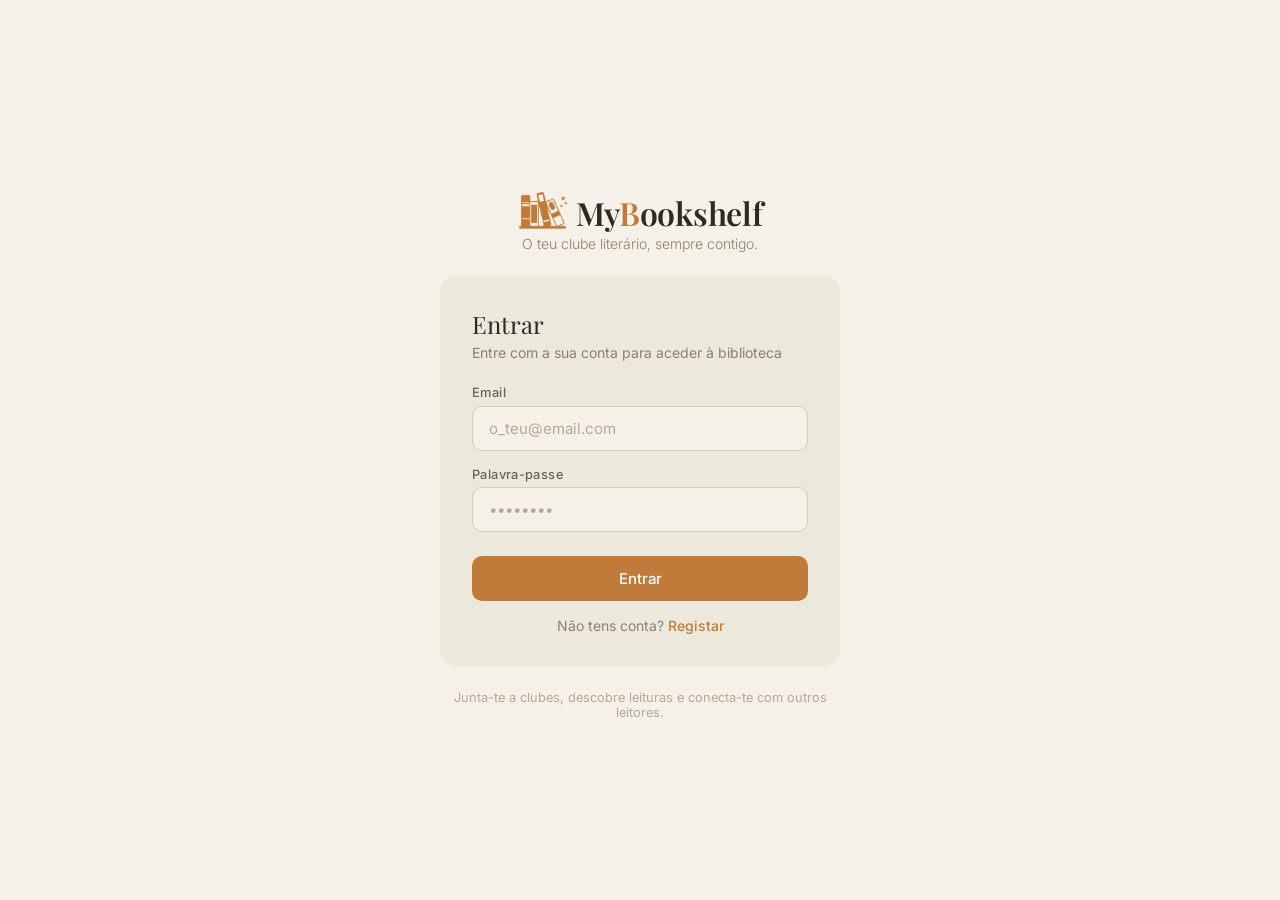
<file: Frontend/pages/login.html>
<!DOCTYPE html>
<html lang="pt">
<head>
    <meta charset="UTF-8">
    <meta name="viewport" content="width=device-width, initial-scale=1.0">
    <title>MyBookshelf - Login</title>

    <link href="https://fonts.googleapis.com/css2?family=Playfair+Display:wght@400;600&family=Inter:wght@300;400;500&display=swap" rel="stylesheet">
    <link rel="stylesheet" href="../css/auth.css">
    <link rel="icon" type="image/png" href="../assets/Bookshelf_Icon.png">
</head>
<body>
    <div class="inner">

        <div class="logo-text">
            <img src="../assets/Bookshelf_Icon.png" alt="logo">
            <span class="logo-title">My<span class="logo-det">B</span>ookshelf</span>
        </div>
        <div class="tagline">O teu clube literário, sempre contigo.</div>

        <div class="card">
            <div class="card-title">Entrar</div>
            <div class="card-sub">Entre com a sua conta para aceder à biblioteca</div>

            <form id="login-form">
                <div class="field">
                    <label for="email">Email</label>
                    <input type="email" id="email" placeholder="o_teu@email.com" required>
                </div>
                <div class="field">
                    <label for="password">Palavra-passe</label>
                    <input type="password" id="password" placeholder="••••••••" required>
                </div>
                <button type="submit" class="btn" id="btn">Entrar</button>
            </form>

            <div class="msg" id="msg"></div>

            <div class="link-row">Não tens conta? <a href="register.html">Registar</a></div>
        </div>

        <div class="footer-text">Junta-te a clubes, descobre leituras e conecta-te com outros leitores.</div>
    </div>

    <script src="../js/login.js" defer></script>
</body>
</html>
</file>
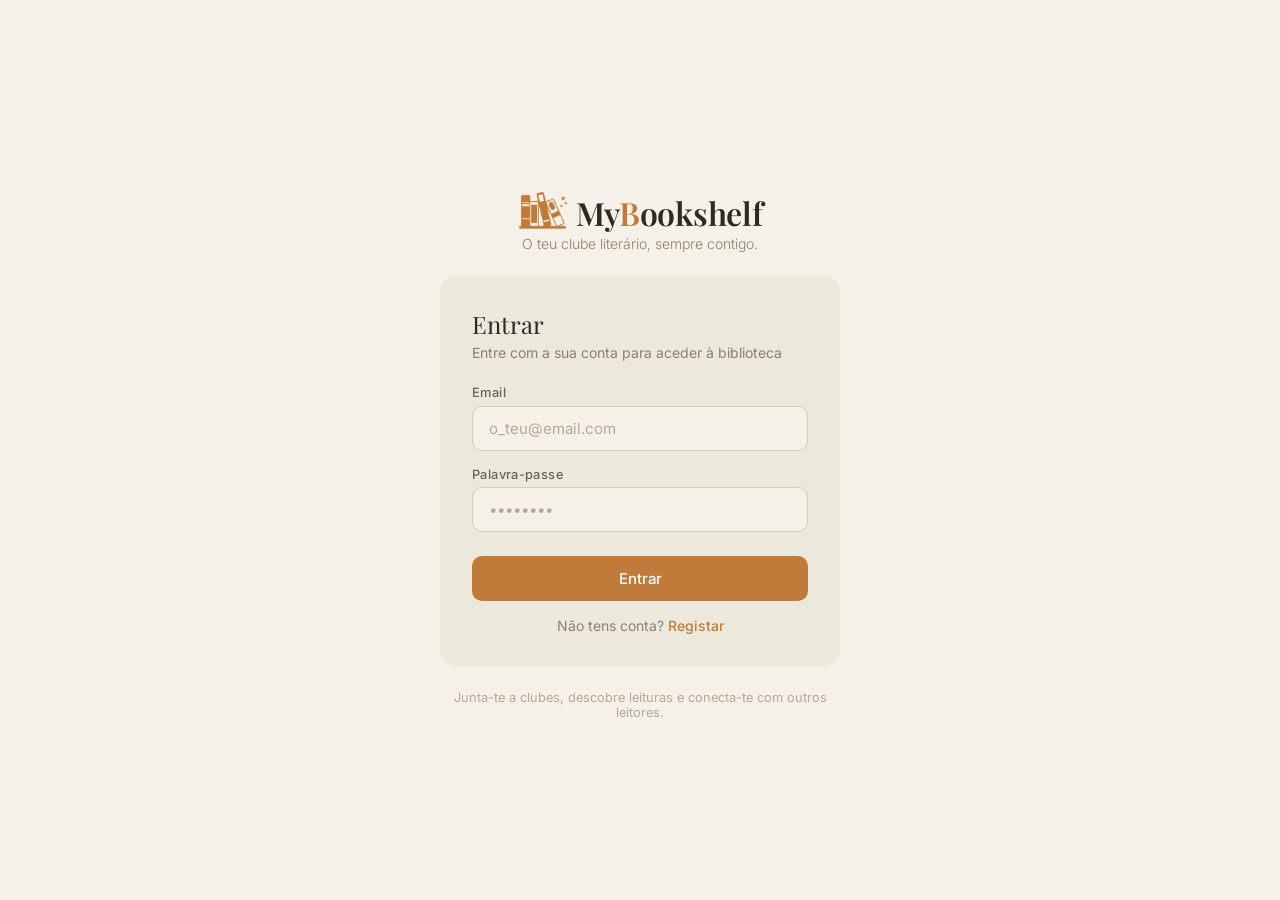
<file: Frontend/pages/profile.html>
<!DOCTYPE html>
<html lang="pt">
    <head>
        <meta charset="UTF-8">
        <meta name="viewport" content="width=device-width, initial-scale=1.0">
        <title>MyBookshelf - Perfil</title>
        <link href="https://fonts.googleapis.com/css2?family=Playfair+Display:wght@400;600&family=Inter:wght@300;400;500&display=swap" rel="stylesheet">
        <link rel="stylesheet" href="../css/profile.css">
        <link rel="icon" type="image/png" href="../assets/Bookshelf_Icon.png">
    </head>
    <body>

        <nav>
            <a href="feed.html" class="logo-text" style="display:flex;align-items:center;gap:0.5rem">
                <img src="../assets/Bookshelf_Icon.png" alt="logo" style="width:35px;height:35px;object-fit:contain;flex-shrink:0">
                <span style="transform:translateY(7px)">My<span class="logo-det">B</span>ookshelf</span>
            </a>
            
            <div class="nav-center">
                <a href="feed.html" class="nav-link">
                    <svg viewBox="0 0 24 24" fill="none" stroke="currentColor" stroke-width="2" stroke-linecap="round" stroke-linejoin="round"><path d="M3 9l9-7 9 7v11a2 2 0 0 1-2 2H5a2 2 0 0 1-2-2z"/><polyline points="9 22 9 12 15 12 15 22"/></svg>
                    <span>Feed</span>
                </a>
                <a href="clubs.html" class="nav-link">
                    <svg viewBox="0 0 24 24" fill="none" stroke="currentColor" stroke-width="2" stroke-linecap="round" stroke-linejoin="round"><path d="M2 3h6a4 4 0 0 1 4 4v14a3 3 0 0 0-3-3H2z"/><path d="M22 3h-6a4 4 0 0 0-4 4v14a3 3 0 0 1 3-3h7z"/></svg>
                    <span>Clubes</span>
                </a>
                <a href="following.html" class="nav-link">
                    <svg viewBox="0 0 24 24" fill="none" stroke="currentColor" stroke-width="2" stroke-linecap="round" stroke-linejoin="round"><path d="M17 21v-2a4 4 0 0 0-4-4H5a4 4 0 0 0-4 4v2"/><circle cx="9" cy="7" r="4"/><path d="M23 21v-2a4 4 0 0 0-3-3.87"/><path d="M16 3.13a4 4 0 0 1 0 7.75"/></svg>
                    <span>Seguidores</span>
                </a>
                <a href="search.html" class="nav-link">
                    <svg viewBox="0 0 24 24" fill="none" stroke="currentColor" stroke-width="2" stroke-linecap="round" stroke-linejoin="round"><circle cx="11" cy="11" r="8"/><line x1="21" y1="21" x2="16.65" y2="16.65"/></svg>
                    <span>Buscar</span>
                </a>
            </div>
        </div>

            <div class="nav-right">
                <a href="profile.html" class="nav-avatar" id="navAvatar">G</a>
                <button class="btn-logout" id="themeToggle" onclick="toggleTheme()" title="Tema"></button>
                <button class="btn-logout" onclick="logout()" title="Sair">
                    <svg width="18" height="18" viewBox="0 0 24 24" fill="none" stroke="currentColor" stroke-width="2" stroke-linecap="round" stroke-linejoin="round"><path d="M9 21H5a2 2 0 0 1-2-2V5a2 2 0 0 1 2-2h4"/><polyline points="16 17 21 12 16 7"/><line x1="21" y1="12" x2="9" y2="12"/></svg>    
                </button>
            </div>
        </nav>

        <div class="page">

            <!--Cabeçalho perfil-->
            <div class="card" id="profileCard">
                <div class="profile-header" id="profileHeader">
                    <div class="skel-avatar skeleton"></div>
                    <div style="flex:1">
                        <div class="skel-line skeleton" style="width:50%;height:20px;margin-bottom:10px;"></div>
                        <div class="skel-line skeleton" style="width:35%"></div>
                    </div>
                </div>
            </div>

            <!--Biblioteca com tabs-->
            <div class="tabs" id="librarySection" style="display:none;">
                <div class="tab list">
                    <button class="tab-btn" data-tab="all">Todos <span id="cntAll">(0)</span></button>
                    <button class="tab-btn active" data-tab="reading">A ler <span id="cntReading">(0)</span></button>
                    <button class="tab-btn" data-tab="completed">Lidos <span id="cntCompleted">(0)</span></button>
                    <button class="tab-btn" data-tab="want_to_read">Quero ler <span id="cntWant">(0)</span></button>
                    <button class="tab-btn" data-tab="favorites">Favoritos <span id="cntFav">(0)</span></button>
                </div>

                <div class="tab-panel" id="tab-all"></div>
                <div class="tab-panel active" id="tab-reading"></div>
                <div class="tab-panel" id="tab-completed"></div>
                <div class="tab-panel" id="tab-want_to_read"></div>
                <div class="tab-panel" id="tab-favorites">
            </div>
            </div>

            <!--Metas de leitura-->
            <div class="card" id="goalsCard" style="display:none">
                <div class="section-title" style="display:flex;align-items:center;justify-content:space-between">
                    <span>🎯 Metas de Leitura</span>
                    <button class="btn btn-outline" style="margin-right:1.5rem;font-size:0.8rem" onclick="openGoalModal()">+ Criar Meta</button>
                </div>
                <div class="goals-list" id="goalsList"></div>
            </div>

            <!--Conquistas-->
            <div class="card" id="achievementsCard" style="display:none">
                <div class="section-title" style="display:flex;align-items:center;justify-content:space-between;cursor:pointer" onclick="toggleAchievements()">
                    <span>🏆 Conquistas</span>
                    <span id="achievementsArrow" style="margin-right:1.5em;font-size:1rem;transition:transform 0.3s;display:inline-block;">▼</span>
                </div>
                <div class="achievements-grid" id="achievementsGrid"></div>
            </div>
        </div>

        <!-- Editar perfil-->
         <div class="overlay" id="editOverlay">
            <div class="modal">
                <div class="modal-title">Editar Perfil</div>
                <div class="modal-sub">Alterar o teu nome, bio ou foto de perfil.</div>

                <div class="field">
                    <label>Foto de Perfil</label>
                    <div class="field-avatar-preview">
                        <div class="preview-img" id="previewAvatar">?</div>
                        <div>
                            <input type="file" id="fileInput" accept="image/jpeg,image/png,image/webp">
                            <button class="btn btn-outline" onclick="document.getElementById('fileInput').click()">Escolher Imagem</button>
                            <div class="field-hint">JPEG, PNG ou WebP · máx 2MB</div>
                        </div>
                    </div>
                </div>

                <div class="field">
                    <label>Nome</label>
                    <input type="text" id="editName" placeholder="O teu nome" />
                </div>

                <div class="field">
                    <label>Bio</label>
                    <textarea id="editBio" rows="3" placeholder="Conta algo sobre ti..."></textarea>
                </div>

                <div class="modal-actions">
                    <button class="btn btn-outline" onclick="closeEditModal()">Cancelar</button>
                    <button class="btn btn-primary" id="saveBtn" onclick="saveProfile()">Guardar</button>
                </div>
            </div>
         </div>

        <!-- Modal criar meta -->
        <div class="overlay" id="goalOverlay">
            <div class="modal">
                <div class="modal-title">Criar Meta de Leitura</div>
                <div class="modal-sub">Define quantos livros queres ler este ano ou semestre.</div>

                <div class="field">
                    <label>Tipo de Meta</label>
                    <select id="goalType" style="width:100%;background:var(--bg);border:1px solid var(--border);border-radius:10px;padding:0.7rem 1rem;font-size:0.9375rem;font-family:'Inter',sans-serif;color:var(--text);outline:none">
                        <option value="annual">Anual</option>
                        <option value="semester">Semestral</option>
                    </select>
                </div>

                <div class="field">
                    <label>Número de livros</label>
                    <input type="number" id="goalTarget" placeholder="Ex: 12" min="1" max="365" />
                </div>

                <div class="field">
                    <label>Data de início</label>
                    <input type="date" id="goalStartDate" />
                </div>

                 <div class="modal-actions">
                    <button class="btn btn-outline" onclick="closeGoalModal()">Cancelar</button>
                    <button class="btn btn-primary" id="goalBtn" onclick="saveGoal()">Criar Meta</button>
                </div>
            </div>
        </div>

        <!-- Notificações -->
        <div id="toastContainer"></div>

        <script src="../js/config.js"></script>
        <script src="../js/auth.js"></script>
        <script src="../js/profile.js"></script>
    </body>
</html>
</file>
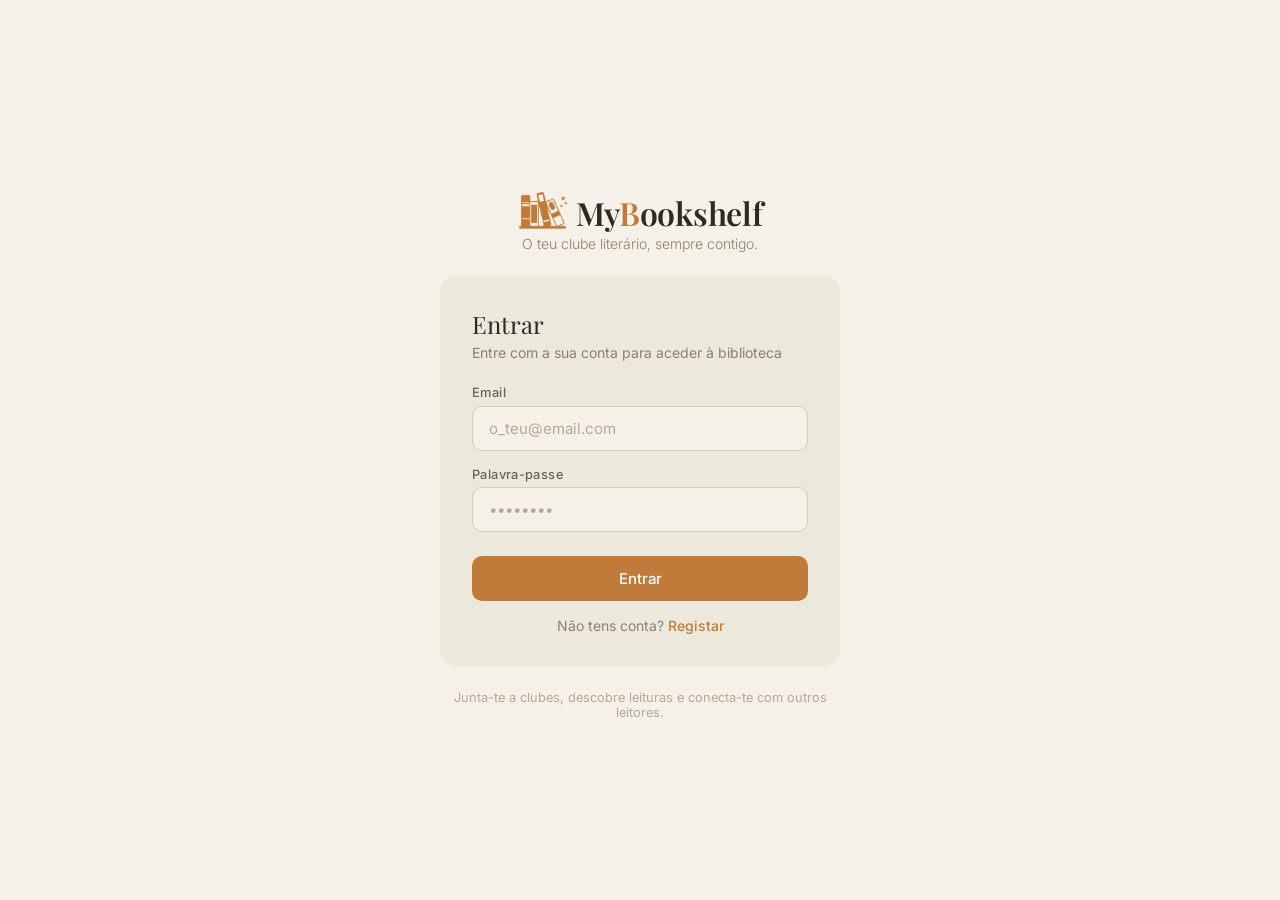
<file: Frontend/pages/search.html>
<!DOCTYPE html>
<html lang="pt">
    <head>
        <meta charset="UTF-8">
        <meta name="viewport" content="width=device-width, initial-scale=1.0">
        <title>My Bookshelf - Buscar</title>
        <link href="https://fonts.googleapis.com/css2?family=Playfair+Display:wght@400;600&family=Inter:wght@300;400;500&display=swap" rel="stylesheet">
        <link rel="stylesheet" href="../css/search.css">
        <link rel="icon" type="image/png" href="../assets/Bookshelf_Icon.png">
    </head>
    <body>
        <nav>
            <a href="feed.html" class="logo-text" style="display:flex;align-items:center;gap:0.5rem">
                <img src="../assets/Bookshelf_Icon.png" alt="logo" style="width:35px;height:35px;object-fit:contain;flex-shrink:0">
                <span style="transform:translateY(7px)">My<span class="logo-det">B</span>ookshelf</span>
            </a>
            <div class="nav-center">
                <a href="feed.html" class="nav-link">
                    <svg viewBox="0 0 24 24" fill="none" stroke="currentColor" stroke-width="2" stroke-linecap="round" stroke-linejoin="round"><path d="M3 9l9-7 9 7v11a2 2 0 0 1-2 2H5a2 2 0 0 1-2-2z"/><polyline points="9 22 9 12 15 12 15 22"/></svg>
                    <span>Feed</span>
                </a>
                <a href="clubs.html" class="nav-link">
                    <svg viewBox="0 0 24 24" fill="none" stroke="currentColor" stroke-width="2" stroke-linecap="round" stroke-linejoin="round"><path d="M2 3h6a4 4 0 0 1 4 4v14a3 3 0 0 0-3-3H2z"/><path d="M22 3h-6a4 4 0 0 0-4 4v14a3 3 0 0 1 3-3h7z"/></svg>
                    <span>Clubes</span>
                </a>
                <a href="following.html" class="nav-link">
                    <svg viewBox="0 0 24 24" fill="none" stroke="currentColor" stroke-width="2" stroke-linecap="round" stroke-linejoin="round"><path d="M17 21v-2a4 4 0 0 0-4-4H5a4 4 0 0 0-4 4v2"/><circle cx="9" cy="7" r="4"/><path d="M23 21v-2a4 4 0 0 0-3-3.87"/><path d="M16 3.13a4 4 0 0 1 0 7.75"/></svg>
                    <span>Seguidores</span>
                </a>
                <a href="search.html" class="nav-link active">
                    <svg viewBox="0 0 24 24" fill="none" stroke="currentColor"stroke-width="2" stroke-linecap="round"stroke-linejoin="round"><circle cx="11" cy="11"r="8" /><line x1="21" y1="21" x2="16.65"y2="16.65" /></svg>
                    <span>Buscar</span>
                </a>
            </div>

            <div class="nav-right">
                <a href="profile.html" class="nav-avatar" id="navAvatar">G</a>
                <button class="btn-logout" id="themeToggle" onclick="toggleTheme()" title="Tema"></button>
                <button class="btn-logout" onclick="logout()" title="Sair">
                    <svg width="18" height="18" viewBox="0 0 24 24" fill="none" stroke="currentColor" stroke-width="2" stroke-linecap="round" stroke-linejoin="round"><path d="M9 21H5a2 2 0 0 1-2-2V5a2 2 0 0 1 2-2h4"/><polyline points="16 17 21 12 16 7"/><line x1="21" y1="12"x2="9" y2="12"/></svg>
                </button>
            </div>
        </nav>

        <div class="page">

            <!-- HEADER -->
            <div class="page-header">
                <h1 class="page-title">Pesquisar livros</h1>
                <p class="page-subtitle">Encontra o teu próximo livro favorito</p>
            </div>

            <!-- SEARCH BAR -->
            <div class="search-row">
                <div class="search-input-wrap">
                    <svg class="search-icon" viewBox="0 0 24 24" fill="none"stroke="currentColor" stroke-width="2"stroke-linecap="round" stroke-linejoin="round"><circle cx="11" cy="11" r="8" /><line x1="21" y1="21"x2="16.65" y2="16.65" /></svg>
                    <input type="text" id="searchInput"placeholder="Título, autor ou ISBN..."autocomplete="off" />
                </div>
                <button id="searchBtn" class="btn-search"onclick="doSearch()">Pesquisar</button>
            </div>

            <!-- GENRE CHIPS -->
            <div class="genre-chips" id="genreChips">
                <button class="chip active" data-genre>Todos os géneros</button>
                <button class="chip" data-genre="Romance Clássico">Romance Clássico</button>
                <button class="chip" data-genre="Realismo Mágico">Realismo Mágico</button>
                <button class="chip" data-genre="Ficção Política">Ficção Política</button>
                <button class="chip" data-genre="Ficção Filosófica">Ficção Filosófica</button>
                <button class="chip" data-genre="Realismo">Realismo</button>
                <button class="chip" data-genre="Romance Histórico">Romance Histórico</button>
                <button class="chip" data-genre="Poesia">Poesia</button>
                <button class="chip" data-genre="Ficção">Ficção</button>
                <button class="chip" data-genre="Romance">Romance</button>
                <button class="chip" data-genre="Terror">Terror</button>
                <button class="chip" data-genre="Ficção Absurdista">Ficção Absurdista</button>
                <button class="chip" data-genre="Suspense">Suspense</button>
                <button class="chip" data-genre="Distopia">Distopia</button>
                <button class="chip" data-genre="Fantasia">Fantasia</button>
                <button class="chip" data-genre="Mistério">Mistério</button>
                <button class="chip" data-genre="Ficção Científica">Ficção Científica</button>
            </div>

            <!-- ESTADO INICIAL -->
            <div class="search-empty" id="searchEmpty">
                <div class="featured-books">
                    <div class="results-grid" id="featuredGrid"></div>
                </div>
            </div>

            <!-- LOADING -->
            <div class="search-loading" id="searchLoading" style="display:none">
                <div class="spinner"></div>
                <p>A pesquisar...</p>
            </div>

            <!-- RESULTADOS -->
            <div id="searchResults" style="display:none">
                <div class="results-header" id="resultsHeader"></div>
                <div class="results-grid" id="resultsGrid"></div>
            </div>

        </div>

        <!-- MODAL ADICIONAR À BIBLIOTECA -->
        <div class="overlay" id="addOverlay">
            <div class="modal">
                <div class="modal-title">Adicionar à Biblioteca</div>
                <div class="modal-book" id="modalBookInfo"></div>
                <div class="modal-sub">Escolhe o estado de leitura:</div>
                <div class="status-options">
                    <button class="status-btn" onclick="addToLibrary('want_to_read')">
                        <span class="status-icon">📖</span>
                        <span>Quero ler</span>
                    </button>
                    <button class="status-btn" onclick="addToLibrary('reading')">
                        <span class="status-icon">🔖</span>
                        <span>A ler</span>
                    </button>
                    <button class="status-btn" onclick="addToLibrary('completed')">
                        <span class="status-icon">✅</span>
                        <span>Lido</span>
                    </button>
                </div>
                <div class="modal-actions">
                    <button class="btn btn-outline" onclick="closeAddModal()">Cancelar</button>
                </div>
            </div>
        </div>

        <div id="toastContainer"></div>

        <script src="../js/config.js"></script>
        <script src="../js/auth.js"></script>
        <script src="../js/search.js"></script>
    </body>
</html>
</file>
<file: Frontend/css/book.css>
*, *::before, *::after {
    box-sizing: border-box;
    margin: 0;
    padding: 0;
}

/* -- VARIÁVEIS -- */
:root {
    --bg:        #F5F0E8;
    --surface:   #EDE8DC;
    --surface2:  #E4DECE;
    --border:    #D4CBBA;
    --text:      #2C2A24;
    --muted:     #8A8070;
    --faint:     #B4A898;
    --accent:    #C07B3A;
    --accent-dk: #A87830;
    --accent-lt: #D4956B;
    --green:     #3a7a50;
    --green-bg:  rgba(58, 122, 80, 0.1);
    --star:      #E8A04A;
}

/* -- BASE -- */
body {
    background: var(--bg);
    min-height: 100vh;
    font-family: 'Inter', sans-serif;
    color: var(--text);
}

/* -- NAVEGAÇÃO -- */
nav {
    background: var(--surface);
    border-bottom: 1px solid var(--border);
    padding: 0 2rem;
    display: flex;
    align-items: center;
    justify-content: space-between;
    height: 60px;
    position: sticky;
    top: 0;
    z-index: 100;
    overflow: visible;
}

.logo-text {
    font-family: 'Playfair Display', Georgia, serif;
    font-size: 1.3rem;
    font-weight: 600;
    color: var(--text);
    text-decoration: none;
    flex-shrink: 0;
}

.logo-det { color: var(--accent); }

.nav-center {
    display: flex;
    align-items: center;
    gap: 0.25rem;
}

.nav-link {
    display: flex;
    align-items: center;
    gap: 0.4rem;
    padding: 0.5rem 0.85rem;
    border-radius: 10px;
    font-size: 0.875rem;
    font-weight: 500;
    color: var(--muted);
    text-decoration: none;
    transition: background 0.2s, color 0.2s;
    white-space: nowrap;
}

.nav-link svg {
    width: 18px;
    height: 18px;
    flex-shrink: 0;
}

.nav-link:hover { background: var(--surface2); color: var(--text); }
.nav-link.active { background: var(--bg); color: var(--accent); }

.nav-right {
    display: flex;
    align-items: center;
    gap: 0.75rem;
    flex-shrink: 0;
}

.nav-avatar {
    width: 36px;
    height: 36px;
    border-radius: 50%;
    background: var(--surface2);
    border: 2px solid var(--border);
    display: flex;
    align-items: center;
    justify-content: center;
    font-family: 'Playfair Display', serif;
    font-size: 0.9rem;
    color: var(--muted);
    overflow: hidden;
    cursor: pointer;
    text-decoration: none;
}

.nav-avatar img {
    width: 100%;
    height: 100%;
    border-radius: 50%;
    object-fit: cover;
}

.btn-logout {
    display: flex;
    align-items: center;
    background: none;
    border: none;
    cursor: pointer;
    color: var(--muted);
    padding: 0.4rem;
    border-radius: 8px;
    transition: color 0.2s, background 0.2s;
}

.btn-logout:hover { color: #a83a3a; background: rgba(168,58,58,0.08); }

/* -- LAYOUT -- */
.page {
    max-width: 1100px;
    margin: 0 auto;
    padding: 1.5rem 1.5rem 3rem;
}

.btn-back {
    display: inline-flex;
    align-items: center;
    gap: 0.35rem;
    background: none;
    border: none;
    color: var(--muted);
    font-size: 0.9rem;
    font-family: 'Inter', sans-serif;
    cursor: pointer;
    padding: 0.4rem 0.5rem 0.4rem 0;
    margin-bottom: 1.25rem;
    transition: color 0.2s;
}

.btn-back svg { width: 16px; height: 16px; }
.btn-back:hover { color: var(--accent); }

.content-grid {
    display: grid;
    grid-template-columns: 1fr 320px;
    gap: 1.5rem;
    align-items: start;
}

.main-column {
    min-width: 0;
    display: flex;
    flex-direction: column;
    gap: 1.5rem;
}

.sidebar {
    display: flex;
    flex-direction: column;
    gap: 1.25rem;
}

/* -- ESTADOS (LOADING / ERROR) -- */
.page-loading {
    text-align: center;
    padding: 4rem 1rem;
    color: var(--muted);
}

.spinner {
    width: 36px;
    height: 36px;
    border: 3px solid var(--border);
    border-top-color: var(--accent);
    border-radius: 50%;
    animation: spin 0.8s linear infinite;
    margin: 0 auto 1rem;
}

@keyframes spin { to { transform: rotate(360deg); } }

.error-state {
    background: var(--surface);
    border: 1px solid var(--border);
    border-radius: 12px;
    padding: 2rem;
    text-align: center;
    color: var(--muted);
}

/* -- HERO CARD -- */
.hero-card {
    background: linear-gradient(135deg, var(--accent-lt) 0%, var(--accent) 100%);
    border-radius: 18px;
    padding: 2rem;
    display: flex;
    gap: 2rem;
    align-items: flex-start;
    color: #fff;
    position: relative;
    overflow: hidden;
    margin-bottom: 2rem;
}

.hero-card::before {
    content: '';
    position: absolute;
    top: -60px;
    right: -60px;
    width: 220px;
    height: 220px;
    border-radius: 50%;
    background: rgba(255,255,255,0.08);
    pointer-events: none;
}

.hero-card::after {
    content: '';
    position: absolute;
    bottom: -80px;
    left: 40%;
    width: 180px;
    height: 180px;
    border-radius: 50%;
    background: rgba(255,255,255,0.06);
    pointer-events: none;
}

.hero-cover {
    flex-shrink: 0;
    width: 180px;
    aspect-ratio: 2/3;
    border-radius: 10px;
    overflow: hidden;
    box-shadow: 0 10px 30px rgba(0,0,0,0.25);
    background: rgba(255,255,255,0.15);
    position: relative;
    z-index: 1;
}

.hero-cover img {
    width: 100%;
    height: 100%;
    object-fit: cover;
    display: block;
}

.hero-info {
    flex: 1;
    min-width: 0;
    position: relative;
    z-index: 1;
}

.hero-tags {
    display: flex;
    flex-wrap: wrap;
    gap: 0.5rem;
    margin-bottom: 0.85rem;
}

.hero-tag {
    background: rgba(255,255,255,0.22);
    backdrop-filter: blur(6px);
    color: #fff;
    padding: 0.3rem 0.85rem;
    border-radius: 100px;
    font-size: 0.78rem;
    font-weight: 500;
}

.hero-title {
    font-family: 'Playfair Display', serif;
    font-size: 2.4rem;
    font-weight: 700;
    line-height: 1.1;
    margin-bottom: 0.4rem;
    color: #fff;
}

.hero-author {
    font-size: 1rem;
    opacity: 0.95;
    margin-bottom: 1.25rem;
}

.hero-stats {
    display: flex;
    gap: 2rem;
    margin-bottom: 1.5rem;
}

.stat {
    display: flex;
    flex-direction: column;
}

.stat-value {
    font-family: 'Playfair Display', serif;
    font-size: 1.6rem;
    font-weight: 700;
    line-height: 1;
    margin-bottom: 0.2rem;
}

.stat-label {
    font-size: 0.78rem;
    opacity: 0.9;
}

.hero-actions {
    display: flex;
    flex-wrap: wrap;
    gap: 0.5rem;
}

.btn-status {
    display: inline-flex;
    align-items: center;
    gap: 0.4rem;
    background: rgba(255,255,255,0.18);
    backdrop-filter: blur(6px);
    color: #fff;
    border: 1px solid rgba(255,255,255,0.25);
    padding: 0.55rem 0.95rem;
    border-radius: 10px;
    font-size: 0.85rem;
    font-weight: 500;
    font-family: 'Inter', sans-serif;
    cursor: pointer;
    transition: background 0.2s, border-color 0.2s;
}

.btn-status svg { width: 14px; height: 14px; flex-shrink: 0; }

.btn-status:hover {
    background: rgba(255,255,255,0.28);
    border-color: rgba(255,255,255,0.4);
}

.btn-status.active {
    background: #fff;
    color: var(--accent);
    border-color: #fff;
    font-weight: 600;
}

.btn-status.btn-fav.active svg {
    fill: var(--accent);
}

/* -- COLUNA PRINCIPAL -- */
.content-section {
    background: var(--surface);
    border: 1px solid var(--border);
    border-radius: 14px;
    padding: 1.5rem;
}

.section-title {
    font-family: 'Playfair Display', serif;
    font-size: 1.3rem;
    font-weight: 600;
    color: var(--text);
    margin-bottom: 0.85rem;
}

/* Sinopse */
.synopsis {
    font-size: 0.9rem;
    color: var(--text);
    line-height: 1.7;
    white-space: pre-wrap;
}

.synopsis.empty {
    color: var(--muted);
    font-style: italic;
}

/* A tua avaliação — estrelas */
.star-rating {
    display: flex;
    align-items: center;
    gap: 0.3rem;
    margin-bottom: 1rem;
}

.star-btn {
    background: none;
    border: none;
    cursor: pointer;
    padding: 0.2rem;
    color: var(--border);
    transition: color 0.15s, transform 0.15s;
    display: flex;
}

.star-btn svg {
    width: 26px;
    height: 26px;
}

.star-btn:hover {
    transform: scale(1.1);
}

.star-btn.active,
.star-btn.hover {
    color: var(--star);
}

.star-btn.active svg,
.star-btn.hover svg {
    fill: var(--star);
}

.rating-label {
    margin-left: 0.6rem;
    font-size: 0.85rem;
    color: var(--muted);
    font-weight: 500;
}

/* A tua avaliação — review */
.review-textarea {
    width: 100%;
    background: var(--bg);
    border: 1px solid var(--border);
    border-radius: 10px;
    padding: 0.85rem 1rem;
    font-size: 0.9rem;
    font-family: 'Inter', sans-serif;
    color: var(--text);
    outline: none;
    resize: vertical;
    line-height: 1.5;
    min-height: 90px;
    transition: border-color 0.2s;
}

.review-textarea::placeholder { color: var(--faint); }
.review-textarea:focus { border-color: var(--accent); }

.review-footer {
    display: flex;
    align-items: center;
    justify-content: space-between;
    gap: 1rem;
    margin-top: 0.85rem;
    flex-wrap: wrap;
}

.checkbox-label {
    display: inline-flex;
    align-items: center;
    gap: 0.5rem;
    font-size: 0.85rem;
    color: var(--muted);
    cursor: pointer;
    user-select: none;
}

.checkbox-label input[type="checkbox"] {
    width: 16px;
    height: 16px;
    accent-color: var(--accent);
    cursor: pointer;
}

/* Reviews da comunidade */
.reviews-header {
    display: flex;
    align-items: center;
    justify-content: space-between;
    margin-bottom: 1rem;
    gap: 1rem;
    flex-wrap: wrap;
}

.btn-toggle-spoilers {
    display: inline-flex;
    align-items: center;
    gap: 0.4rem;
    background: var(--bg);
    border: 1px solid var(--border);
    color: var(--muted);
    padding: 0.45rem 0.85rem;
    border-radius: 8px;
    font-size: 0.8rem;
    font-family: 'Inter', sans-serif;
    cursor: pointer;
    transition: border-color 0.2s, color 0.2s;
}

.btn-toggle-spoilers svg { width: 14px; height: 14px; }
.btn-toggle-spoilers:hover { border-color: var(--accent); color: var(--accent); }
.btn-toggle-spoilers.active {
    background: var(--accent);
    color: #fff;
    border-color: var(--accent);
}

.reviews-list {
    display: flex;
    flex-direction: column;
    gap: 1rem;
}

.reviews-empty {
    font-size: 0.875rem;
    color: var(--muted);
    text-align: center;
    padding: 1.5rem;
}

.review-item {
    background: var(--bg);
    border: 1px solid var(--border);
    border-radius: 12px;
    padding: 1rem 1.2rem;
}

.review-head {
    display: flex;
    align-items: center;
    justify-content: space-between;
    gap: 0.75rem;
    margin-bottom: 0.6rem;
    flex-wrap: wrap;
}

.review-user {
    display: flex;
    align-items: center;
    gap: 0.6rem;
}

.review-avatar {
    width: 34px;
    height: 34px;
    border-radius: 50%;
    background: var(--surface2);
    border: 1px solid var(--border);
    display: flex;
    align-items: center;
    justify-content: center;
    font-family: 'Playfair Display', serif;
    font-size: 0.85rem;
    color: var(--muted);
    overflow: hidden;
    flex-shrink: 0;
}

.review-avatar img { width: 100%; height: 100%; object-fit: cover; }

.review-user-info {
    display: flex;
    flex-direction: column;
}

.review-name {
    font-size: 0.9rem;
    font-weight: 600;
    color: var(--text);
    line-height: 1.2;
}

.review-date {
    font-size: 0.75rem;
    color: var(--muted);
}

.review-stars {
    display: inline-flex;
    align-items: center;
    gap: 1px;
    color: var(--star);
}

.review-stars svg {
    width: 13px;
    height: 13px;
    fill: currentColor;
}

.review-stars svg.empty {
    fill: none;
    color: var(--border);
}

.review-spoiler-tag {
    display: inline-flex;
    align-items: center;
    gap: 0.3rem;
    background: rgba(168, 58, 58, 0.08);
    color: #a83a3a;
    padding: 0.2rem 0.55rem;
    border-radius: 100px;
    font-size: 0.7rem;
    font-weight: 600;
    margin-bottom: 0.5rem;
}

.review-spoiler-tag svg { width: 11px; height: 11px; }

.review-text {
    font-size: 0.875rem;
    color: var(--text);
    line-height: 1.6;
    white-space: pre-wrap;
}

.review-hidden {
    background: var(--surface2);
    border-radius: 8px;
    padding: 0.85rem 1rem;
    font-size: 0.85rem;
    color: var(--muted);
    font-style: italic;
    text-align: center;
}

/* -- SIDEBAR -- */
.card {
    background: var(--surface);
    border: 1px solid var(--border);
    border-radius: 14px;
    padding: 1.25rem;
}

.card-title {
    font-family: 'Playfair Display', serif;
    font-size: 0.8rem;
    font-weight: 600;
    color: var(--muted);
    margin-bottom: 1rem;
    padding-bottom: 0.7rem;
    border-bottom: 1px solid var(--border);
    text-transform: uppercase;
    letter-spacing: 0.5px;
}

/* Progresso */
.progress-empty {
    text-align: center;
    padding: 0.5rem 0;
}

.progress-empty p {
    font-size: 0.85rem;
    color: var(--muted);
    margin-bottom: 0.85rem;
}

.progress-display {
    text-align: left;
}

.progress-numbers {
    display: flex;
    align-items: baseline;
    gap: 0.4rem;
    margin-bottom: 0.85rem;
}

.progress-percent {
    font-family: 'Playfair Display', serif;
    font-size: 2.1rem;
    font-weight: 700;
    color: var(--accent);
    line-height: 1;
}

.progress-pages {
    font-size: 0.8rem;
    color: var(--muted);
}

.progress-bar-wrap {
    height: 8px;
    background: var(--surface2);
    border-radius: 100px;
    overflow: hidden;
    margin-bottom: 1rem;
}

.progress-bar-fill {
    height: 100%;
    background: linear-gradient(90deg, var(--accent-lt), var(--accent));
    border-radius: 100px;
    transition: width 0.4s ease;
}

.progress-bar-fill.completed {
    background: linear-gradient(90deg, #4a9b6a, var(--green));
}

.btn-progress {
    display: flex;
    align-items: center;
    justify-content: center;
    gap: 0.4rem;
    width: 100%;
    background: transparent;
    color: var(--accent);
    border: 1px solid var(--accent);
    padding: 0.6rem 1rem;
    border-radius: 10px;
    font-size: 0.85rem;
    font-weight: 500;
    font-family: 'Inter', sans-serif;
    cursor: pointer;
    transition: background 0.2s, color 0.2s;
}

.btn-progress svg { width: 14px; height: 14px; }

.btn-progress:hover {
    background: var(--accent);
    color: #fff;
}

/* Amigos a ler */
.friends-list {
    display: flex;
    flex-direction: column;
    gap: 0.85rem;
}

.friend-item {
    display: flex;
    align-items: center;
    gap: 0.7rem;
}

.friend-avatar {
    width: 34px;
    height: 34px;
    border-radius: 50%;
    background: var(--surface2);
    border: 1px solid var(--border);
    display: flex;
    align-items: center;
    justify-content: center;
    font-family: 'Playfair Display', serif;
    font-size: 0.85rem;
    color: var(--muted);
    overflow: hidden;
    flex-shrink: 0;
}

.friend-avatar img {
    width: 100%;
    height: 100%;
    object-fit: cover;
}

.friend-info {
    flex: 1;
    min-width: 0;
    display: flex;
    flex-direction: column;
}

.friend-name {
    font-size: 0.85rem;
    font-weight: 500;
    color: var(--text);
    white-space: nowrap;
    overflow: hidden;
    text-overflow: ellipsis;
}

.friend-status {
    font-size: 0.75rem;
    color: var(--muted);
}

.friend-status.percent {
    color: var(--accent);
    font-weight: 600;
}

.friends-empty {
    font-size: 0.85rem;
    color: var(--muted);
    text-align: center;
    padding: 0.5rem 0.25rem;
    line-height: 1.4;
}

/* Mais do autor */
.author-books-list {
    display: flex;
    flex-direction: column;
    gap: 0.85rem;
}

.author-book-item {
    display: flex;
    align-items: center;
    gap: 0.7rem;
    padding: 0.4rem;
    border-radius: 8px;
    cursor: pointer;
    text-decoration: none;
    color: inherit;
    transition: background 0.2s;
}

.author-book-item:hover {
    background: var(--bg);
}

.author-book-cover {
    width: 40px;
    height: 56px;
    border-radius: 4px;
    overflow: hidden;
    flex-shrink: 0;
    background: var(--surface2);
    border: 1px solid var(--border);
}

.author-book-cover img {
    width: 100%;
    height: 100%;
    object-fit: cover;
}

.author-book-info {
    flex: 1;
    min-width: 0;
}

.author-book-title {
    font-family: 'Playfair Display', serif;
    font-size: 0.875rem;
    font-weight: 600;
    color: var(--text);
    line-height: 1.3;
    display: -webkit-box;
    -webkit-line-clamp: 2;
    line-clamp: 2;
    -webkit-box-orient: vertical;
    overflow: hidden;
    margin-bottom: 0.15rem;
}

.author-book-year {
    font-size: 0.75rem;
    color: var(--muted);
}

.author-books-empty {
    font-size: 0.85rem;
    color: var(--muted);
    text-align: center;
    padding: 0.5rem 0.25rem;
    line-height: 1.4;
}

/* Ações / Partilhar */
.btn-share {
    display: flex;
    align-items: center;
    justify-content: center;
    gap: 0.5rem;
    width: 100%;
    background: transparent;
    color: var(--accent);
    border: 1px solid var(--accent);
    padding: 0.6rem 1rem;
    border-radius: 10px;
    font-size: 0.875rem;
    font-weight: 500;
    font-family: 'Inter', sans-serif;
    cursor: pointer;
    transition: background 0.2s, color 0.2s;
}

.btn-share svg { width: 14px; height: 14px; }

.btn-share:hover {
    background: var(--accent);
    color: #fff;
}

/* -- MODAL (BASE) -- */
.overlay {
    position: fixed;
    inset: 0;
    background: rgba(44,42,36,0.5);
    display: none;
    align-items: center;
    justify-content: center;
    z-index: 200;
    padding: 1rem;
}

.overlay.open { display: flex; }

.modal {
    background: var(--surface);
    border: 1px solid var(--border);
    border-radius: 16px;
    width: 100%;
    max-width: 440px;
    display: flex;
    flex-direction: column;
}

.modal-header {
    display: flex;
    align-items: center;
    justify-content: space-between;
    padding: 1.25rem 1.5rem;
    border-bottom: 1px solid var(--border);
}

.modal-title {
    font-family: 'Playfair Display', serif;
    font-size: 1.2rem;
    color: var(--text);
    font-weight: 600;
}

.modal-close {
    background: none;
    border: none;
    cursor: pointer;
    color: var(--muted);
    padding: 0.25rem;
    border-radius: 6px;
    display: flex;
    transition: color 0.2s;
}

.modal-close:hover { color: var(--text); }

.modal-body {
    padding: 1.25rem 1.5rem;
}

.modal-actions {
    display: flex;
    justify-content: flex-end;
    gap: 0.6rem;
    padding: 1rem 1.5rem;
    border-top: 1px solid var(--border);
}

/* -- MODAL PARTILHAR -- */
.share-preview {
    background: var(--bg);
    border: 1px solid var(--border);
    border-radius: 10px;
    padding: 0.85rem 1rem;
    font-size: 0.875rem;
    color: var(--text);
    line-height: 1.5;
    margin-bottom: 1rem;
}

.share-link-row {
    display: flex;
    gap: 0.5rem;
    margin-bottom: 1.25rem;
}

.share-link-row input {
    flex: 1;
    min-width: 0;
    background: var(--bg);
    border: 1px solid var(--border);
    border-radius: 8px;
    padding: 0.6rem 0.85rem;
    font-size: 0.8rem;
    font-family: 'Inter', sans-serif;
    color: var(--muted);
    outline: none;
}

.share-link-row input:focus {
    border-color: var(--accent);
    color: var(--text);
}

.share-link-row .btn {
    flex-shrink: 0;
    padding: 0.55rem 0.85rem;
}

.share-divider {
    display: flex;
    align-items: center;
    gap: 0.6rem;
    margin: 1rem 0;
    color: var(--muted);
    font-size: 0.78rem;
}

.share-divider::before,
.share-divider::after {
    content: '';
    flex: 1;
    height: 1px;
    background: var(--border);
}

.share-networks {
    display: grid;
    grid-template-columns: repeat(2, 1fr);
    gap: 0.6rem;
}

.share-btn {
    display: flex;
    align-items: center;
    gap: 0.6rem;
    padding: 0.7rem 0.85rem;
    background: var(--bg);
    border: 1px solid var(--border);
    border-radius: 10px;
    font-size: 0.85rem;
    font-weight: 500;
    font-family: 'Inter', sans-serif;
    color: var(--text);
    cursor: pointer;
    transition: border-color 0.2s, background 0.2s, transform 0.15s;
}

.share-btn svg {
    width: 18px;
    height: 18px;
    flex-shrink: 0;
}

.share-btn:hover {
    transform: translateY(-1px);
}

.share-btn.share-wa:hover { border-color: #25D366; color: #25D366; }
.share-btn.share-x:hover  { border-color: var(--text); color: var(--text); background: var(--surface2); }
.share-btn.share-fb:hover { border-color: #1877F2; color: #1877F2; }
.share-btn.share-tg:hover { border-color: #229ED9; color: #229ED9; }

/* -- FORMULÁRIOS -- */
.form-group {
    margin-bottom: 1rem;
}

.form-group label {
    display: block;
    font-size: 0.85rem;
    font-weight: 500;
    color: var(--text);
    margin-bottom: 0.4rem;
}

.form-group input {
    width: 100%;
    background: var(--bg);
    border: 1px solid var(--border);
    border-radius: 8px;
    padding: 0.6rem 0.85rem;
    font-size: 0.9rem;
    font-family: 'Inter', sans-serif;
    color: var(--text);
    outline: none;
    transition: border-color 0.2s;
}

.form-group input:focus { border-color: var(--accent); }

.form-hint {
    display: block;
    font-size: 0.75rem;
    color: var(--muted);
    margin-top: 0.3rem;
}

.form-error {
    font-size: 0.8rem;
    color: #a83a3a;
    margin-top: 0.5rem;
}

.form-error:empty { display: none; }

/* -- BOTÕES GENÉRICOS -- */
.btn {
    display: inline-flex;
    align-items: center;
    gap: 0.4rem;
    padding: 0.6rem 1.1rem;
    border-radius: 10px;
    font-size: 0.875rem;
    font-weight: 500;
    font-family: 'Inter', sans-serif;
    cursor: pointer;
    transition: background 0.2s, color 0.2s, border-color 0.2s;
    border: 1px solid transparent;
    text-decoration: none;
}

.btn-primary {
    background: var(--accent);
    color: #fff;
    border-color: var(--accent);
}

.btn-primary:hover { background: var(--accent-dk); }

.btn-outline {
    background: transparent;
    color: var(--text);
    border-color: var(--border);
}

.btn-outline:hover { border-color: var(--accent); color: var(--accent); }

/* -- TOAST -- */
#toastContainer {
    position: fixed;
    bottom: 1.5rem;
    right: 1.5rem;
    display: flex;
    flex-direction: column;
    gap: 0.5rem;
    z-index: 999;
}

.toast {
    background: var(--text);
    color: var(--bg);
    padding: 0.65rem 1.1rem;
    border-radius: 10px;
    font-size: 0.875rem;
    opacity: 0;
    transform: translateY(8px);
    transition: opacity 0.3s, transform 0.3s;
}

.toast.show { opacity: 1; transform: translateY(0); }
.toast.error { background: #a83a3a; }
.toast.success { background: #3a7a50; }

/* DARK MODE */
[data-theme="dark"] {
    --bg:        #1C1A16;
    --surface:   #242118;
    --surface2:  #2C2920;
    --border:    #3A3628;
    --text:      #E8E4DC;
    --muted:     #9A9080;
    --faint:     #6A6058;
    --accent:    #D4894A;
    --accent-dk: #C07B3A;
    --accent-lt: #E8A070;
    --green:     #4a9a60;
    --green-bg:  rgba(74, 154, 96, 0.15);
    --star:      #E8A04A;
}

/* -- RESPONSIVE -- */
@media (max-width: 960px) {
    .content-grid {
        grid-template-columns: 1fr;
    }
}

@media (max-width: 720px) {
    .hero-card { flex-direction: column; padding: 1.5rem; }
    .hero-cover { width: 140px; align-self: center; }
    .hero-title { font-size: 1.8rem; }
    .hero-stats { gap: 1.5rem; }
}

@media (max-width: 600px) {
    nav { padding: 0 1rem; }
    .nav-link span { display: none; }
    .page { padding: 1rem 1rem 2rem; }
    .hero-actions { width: 100%; }
    .btn-status { flex: 1; justify-content: center; }
}

@media (max-width: 480px) {
    .share-networks { grid-template-columns: 1fr; }
}
</file>
<file: Frontend/css/clubs.css>
*, *::before, *::after { box-sizing: border-box; margin: 0; padding: 0; }

:root {
    --bg:       #F5F0E8;
    --surface:  #EDE8DC;
    --surface2: #E4DECE;
    --border:   #D4CBBA;
    --text:     #2C2A24;
    --muted:    #8A8070;
    --faint:    #B4A898;
    --accent:   #C07B3A;
    --accent-dk:#A87830;
}

body {
    background: var(--bg);
    min-height: 100vh;
    font-family: 'Inter', sans-serif;
    color: var(--text);
}

/* NAV */
nav {
    background: var(--surface);
    border-bottom: 1px solid var(--border);
    padding: 0 2rem;
    display: flex;
    align-items: center;
    justify-content: space-between;
    height: 60px;
    position: sticky;
    top: 0;
    z-index: 100;
}

.logo-text {
    font-family: 'Playfair Display', serif;
    font-size: 1.3rem;
    font-weight: 600;
    color: var(--text);
    text-decoration: none;
    flex-shrink: 0;
}

.logo-det { color: var(--accent); }

.nav-center {
    display: flex;
    align-items: center;
    gap: 0.25rem;
}

.nav-link {
    display: flex;
    align-items: center;
    gap: 0.4rem;
    padding: 0.5rem 0.85rem;
    border-radius: 10px;
    font-size: 0.875rem;
    font-weight: 500;
    color: var(--muted);
    text-decoration: none;
    transition: background 0.2s, color 0.2s;
}

.nav-link svg { width: 18px; height: 18px; flex-shrink: 0; }
.nav-link:hover { background: var(--surface2); color: var(--text); }
.nav-link.active { background: var(--bg); color: var(--accent); }

.nav-right {
    display: flex;
    align-items: center;
    gap: 0.75rem;
    flex-shrink: 0;
}

.nav-avatar {
    width: 36px;
    height: 36px;
    border-radius: 50%;
    background: var(--surface2);
    border: 2px solid var(--border);
    display: flex;
    align-items: center;
    justify-content: center;
    font-family: 'Playfair Display', serif;
    font-size: 0.9rem;
    color: var(--muted);
    overflow: hidden;
    cursor: pointer;
    text-decoration: none;
}

.nav-avatar img { width: 100%; height: 100%; border-radius: 50%; object-fit: cover; }

.btn-logout {
    display: flex;
    align-items: center;
    background: none;
    border: none;
    cursor: pointer;
    color: var(--muted);
    padding: 0.4rem;
    border-radius: 8px;
    transition: color 0.2s, background 0.2s;
}

.btn-logout:hover { color: #a83a3a; background: rgba(168,58,58,0.08); }

/* PAGE */
.page {
    max-width: 1400px;
    margin: 0 auto;
    padding: 2rem;
    display: flex;
    flex-direction: column;
    gap: 1.5rem;
}

/* CARD */
.card {
    background: var(--surface);
    border: 1px solid var(--border);
    border-radius: 16px;
    padding: 1.5rem;
}

/* BOTÕES */
.btn {
    display: inline-flex;
    align-items: center;
    gap: 0.4rem;
    padding: 0.6rem 1.1rem;
    border-radius: 10px;
    font-size: 0.875rem;
    font-weight: 500;
    font-family: 'Inter', sans-serif;
    cursor: pointer;
    transition: background 0.2s, color 0.2s;
    border: 1px solid transparent;
    text-decoration: none;
}

.btn-primary { background: var(--accent); color: #fff; border-color: var(--accent); }
.btn-primary:hover { background: var(--accent-dk); }
.btn-primary:disabled { opacity: 0.5; cursor: not-allowed; }

.btn-outline {
    background: transparent;
    color: var(--accent);
    border-color: var(--accent);
}

.btn-outline:hover { background: rgba(192,123,58,0.08); }

.btn-back {
    display: inline-flex;
    align-items: center;
    gap: 0.4rem;
    background: none;
    border: none;
    cursor: pointer;
    color: var(--muted);
    font-size: 0.875rem;
    font-family: 'Inter', sans-serif;
    padding: 0.4rem 0;
    transition: color 0.2s;
}

.btn-back:hover { color: var(--accent); }

/* CLUBS HEADER */
.clubs-header {
    display: flex;
    align-items: flex-start;
    justify-content: space-between;
    gap: 1rem;
}

.clubs-title {
    font-family: 'Playfair Display', serif;
    font-size: 2rem;
    color: var(--text);
    margin-bottom: 0.25rem;
}

.clubs-subtitle {
    font-size: 0.875rem;
    color: var(--muted);
}

/* GRID PRINCIPAL */
.clubs-grid {
    display: grid;
    grid-template-columns: 1fr 1fr;
    gap: 1.5rem;
    align-items: start;
}

/* MAPA */
.map-container {
    background: var(--surface);
    border: 1px solid var(--border);
    border-radius: 16px;
    height: 580px;
    position: relative;
    overflow: hidden;
    display: flex;
    align-items: center;
    justify-content: center;
}

.map-placeholder {
    display: flex;
    flex-direction: column;
    align-items: center;
    gap: 0.5rem;
    color: var(--muted);
    text-align: center;
    padding: 2rem;
}

.map-placeholder p {
    font-family: 'Playfair Display', serif;
    font-size: 1.1rem;
    color: var(--text);
}

.map-placeholder span {
    font-size: 0.8rem;
    color: var(--faint);
}

.map-markers { position: absolute; inset: 0; pointer-events: none; }

.map-count {
    position: absolute;
    bottom: 1rem;
    left: 1rem;
    font-size: 0.75rem;
    color: var(--muted);
    background: var(--surface);
    padding: 0.3rem 0.6rem;
    border-radius: 8px;
    border: 1px solid var(--border);
}

/* PAINEL DE CLUBES */
.clubs-panel {
    display: flex;
    flex-direction: column;
    gap: 1rem;
    max-height: 580px;
    overflow-y: auto;
}

.clubs-panel::-webkit-scrollbar { width: 4px; }
.clubs-panel::-webkit-scrollbar-track { background: transparent; }
.clubs-panel::-webkit-scrollbar-thumb { background: var(--border); border-radius: 4px; }

/* CLUB CARD */
.club-card {
    background: var(--surface);
    border: 1px solid var(--border);
    border-radius: 14px;
    padding: 1.25rem;
    cursor: pointer;
    transition: border-color 0.2s, box-shadow 0.2s;
}

.club-card:hover { border-color: rgba(192,123,58,0.4); box-shadow: 0 2px 12px rgba(0,0,0,0.06); }
.club-card.selected { border-color: var(--accent); }

.club-card-top {
    display: flex;
    align-items: flex-start;
    gap: 1rem;
    margin-bottom: 0.75rem;
}

.club-avatar {
    width: 48px;
    height: 48px;
    border-radius: 12px;
    display: flex;
    align-items: center;
    justify-content: center;
    font-family: 'Playfair Display', serif;
    font-size: 1.2rem;
    color: white;
    flex-shrink: 0;
}

.club-card-info { flex: 1; min-width: 0; }

.club-card-name {
    font-family: 'Playfair Display', serif;
    font-size: 1rem;
    color: var(--text);
    margin-bottom: 0.2rem;
}

.club-card-meta {
    font-size: 0.8rem;
    color: var(--accent);
}

.club-card-desc {
    font-size: 0.85rem;
    color: var(--muted);
    line-height: 1.5;
    margin-bottom: 0.75rem;
    display: -webkit-box;
    line-clamp: 2;
    -webkit-line-clamp: 2;
    -webkit-box-orient: vertical;
    overflow: hidden;
}

.club-card-footer {
    display: flex;
    align-items: center;
    justify-content: space-between;
}

.club-card-members {
    display: flex;
    align-items: center;
    gap: 0.3rem;
    font-size: 0.8rem;
    color: var(--muted);
}

/* LOADING / EMPTY */
.clubs-loading {
    text-align: center;
    padding: 3rem 1rem;
    color: var(--muted);
}

.spinner {
    width: 32px;
    height: 32px;
    border: 3px solid var(--border);
    border-top-color: var(--accent);
    border-radius: 50%;
    animation: spin 0.8s linear infinite;
    margin: 0 auto 1rem;
}

@keyframes spin { to { transform: rotate(360deg); } }

.clubs-empty {
    text-align: center;
    padding: 3rem 1rem;
    color: var(--muted);
    display: flex;
    flex-direction: column;
    align-items: center;
    gap: 0.4rem;
}

.empty-icon { font-size: 2.5rem; margin-bottom: 0.5rem; }
.empty-sub { font-size: 0.85rem; color: var(--faint); }

/* DETALHE DO CLUBE */
.club-detail-header { margin-bottom: 0; }

.club-detail-top {
    display: flex;
    align-items: flex-start;
    gap: 1.5rem;
}

.club-detail-avatar {
    width: 72px;
    height: 72px;
    border-radius: 16px;
    background: var(--accent);
    display: flex;
    align-items: center;
    justify-content: center;
    font-family: 'Playfair Display', serif;
    font-size: 2rem;
    color: white;
    flex-shrink: 0;
}

.club-detail-info { flex: 1; }

.club-badge {
    display: inline-block;
    padding: 0.2rem 0.7rem;
    border-radius: 20px;
    font-size: 0.75rem;
    background: rgba(192,123,58,0.15);
    color: var(--accent);
    margin-bottom: 0.5rem;
}

.club-detail-name {
    font-family: 'Playfair Display', serif;
    font-size: 1.75rem;
    color: var(--text);
    margin-bottom: 0.4rem;
}

.club-detail-desc {
    font-size: 0.9rem;
    color: var(--muted);
    line-height: 1.6;
    margin-bottom: 0.5rem;
}

.club-detail-meta {
    display: flex;
    align-items: center;
    gap: 0.4rem;
    font-size: 0.85rem;
    color: var(--muted);
}

/* TABS */
.tabs-nav {
    display: flex;
    gap: 0.25rem;
    border-bottom: 1px solid var(--border);
    overflow-x: auto;
}

.tabs-nav::-webkit-scrollbar { display: none; }

.tab-btn {
    display: flex;
    align-items: center;
    gap: 0.4rem;
    padding: 0.75rem 1rem;
    background: none;
    border: none;
    border-bottom: 2px solid transparent;
    cursor: pointer;
    font-size: 0.875rem;
    font-family: 'Inter', sans-serif;
    color: var(--muted);
    white-space: nowrap;
    transition: color 0.2s, border-color 0.2s;
    margin-bottom: -1px;
}

.tab-btn:hover { color: var(--text); }
.tab-btn.active { color: var(--accent); border-bottom-color: var(--accent); }

/* DETAIL GRID */
.detail-grid {
    display: grid;
    grid-template-columns: 1fr 320px;
    gap: 1.5rem;
    align-items: start;
}

.tab-content { min-height: 200px; }

/* MENSAGENS */
.messages-list {
    display: flex;
    flex-direction: column;
    gap: 1rem;
    margin-bottom: 1rem;
    max-height: 400px;
    overflow-y: auto;
}

.message-item {
    display: flex;
    gap: 0.75rem;
}

.message-avatar {
    width: 36px;
    height: 36px;
    border-radius: 50%;
    background: var(--surface2);
    border: 1px solid var(--border);
    display: flex;
    align-items: center;
    justify-content: center;
    font-family: 'Playfair Display', serif;
    font-size: 0.85rem;
    color: var(--muted);
    flex-shrink: 0;
    overflow: hidden;
}

.message-avatar img { width: 100%; height: 100%; object-fit: cover; border-radius: 50%; }

.message-body { flex: 1; }

.message-meta {
    display: flex;
    align-items: center;
    gap: 0.5rem;
    margin-bottom: 0.2rem;
}

.message-name { font-size: 0.875rem; font-weight: 500; color: var(--text); }
.message-time { font-size: 0.75rem; color: var(--faint); }
.message-text { font-size: 0.875rem; color: var(--muted); line-height: 1.5; }

.message-input {
    display: flex;
    gap: 0.75rem;
    align-items: flex-end;
    padding-top: 1rem;
    border-top: 1px solid var(--border);
}

.message-input textarea {
    flex: 1;
    background: var(--bg);
    border: 1px solid var(--border);
    border-radius: 10px;
    padding: 0.65rem 0.9rem;
    font-size: 0.875rem;
    font-family: 'Inter', sans-serif;
    color: var(--text);
    outline: none;
    resize: none;
    transition: border-color 0.2s;
}

.message-input textarea:focus { border-color: var(--accent); }

/* LOCKED */
.locked-msg {
    text-align: center;
    padding: 3rem 1rem;
    display: flex;
    flex-direction: column;
    align-items: center;
    gap: 0.75rem;
    color: var(--muted);
}

.locked-msg h3 {
    font-family: 'Playfair Display', serif;
    font-size: 1.2rem;
    color: var(--text);
}

.locked-msg p { font-size: 0.875rem; }

/* SESSÕES */
.session-card {
    background: var(--surface);
    border: 1px solid var(--border);
    border-radius: 14px;
    padding: 1.25rem;
    display: flex;
    align-items: center;
    justify-content: space-between;
    margin-bottom: 0.75rem;
}

.session-date { text-align: center; margin-right: 1.5rem; }
.session-month { font-size: 0.75rem; text-transform: uppercase; color: var(--muted); }
.session-day { font-family: 'Playfair Display', serif; font-size: 2rem; color: var(--text); line-height: 1; }

.session-info h3 {
    font-family: 'Playfair Display', serif;
    font-size: 1rem;
    color: var(--text);
    margin-bottom: 0.2rem;
}

.session-info p { font-size: 0.8rem; color: var(--muted); }

/* VOTAÇÕES */
.voting-header { margin-bottom: 1rem; }
.voting-header h2 { font-family: 'Playfair Display', serif; font-size: 1.5rem; color: var(--text); }
.voting-header p { font-size: 0.85rem; color: var(--muted); margin-top: 0.25rem; }

.vote-card {
    background: var(--surface);
    border: 1px solid var(--border);
    border-radius: 14px;
    padding: 1rem;
    display: flex;
    align-items: center;
    justify-content: space-between;
    margin-bottom: 0.75rem;
    cursor: pointer;
    transition: border-color 0.2s;
}

.vote-card:hover { border-color: rgba(192,123,58,0.4); }
.vote-card.voted { border-color: var(--accent); }

.vote-book { display: flex; align-items: center; gap: 1rem; }
.vote-cover { width: 44px; height: 60px; border-radius: 6px; object-fit: cover; background: var(--surface2); }
.vote-title { font-family: 'Playfair Display', serif; font-size: 0.95rem; color: var(--text); }
.vote-author { font-size: 0.8rem; color: var(--muted); margin-top: 0.2rem; }

.vote-stats { text-align: right; }
.vote-percent { font-family: 'Playfair Display', serif; font-size: 1.5rem; color: var(--accent); }
.vote-count { font-size: 0.75rem; color: var(--muted); }

/* BIBLIOTECA */
.library-grid {
    display: grid;
    grid-template-columns: repeat(4, 1fr);
    gap: 1rem;
}

.library-book { cursor: pointer; }

.library-cover {
    width: 100%;
    aspect-ratio: 2/3;
    object-fit: cover;
    border-radius: 10px;
    background: var(--surface2);
    margin-bottom: 0.5rem;
    transition: box-shadow 0.2s;
}

.library-book:hover .library-cover { box-shadow: 0 4px 16px rgba(0,0,0,0.12); }
.library-title { font-family: 'Playfair Display', serif; font-size: 0.85rem; color: var(--text); }
.library-author { font-size: 0.75rem; color: var(--muted); margin-top: 0.15rem; }

/* MEMBROS */
.tab-section-header { margin-bottom: 1rem; }
.tab-section-header h2 { font-family: 'Playfair Display', serif; font-size: 1.5rem; color: var(--text); }
.tab-section-header p { font-size: 0.85rem; color: var(--muted); margin-top: 0.25rem; }

.members-grid {
    display: grid;
    grid-template-columns: 1fr 1fr;
    gap: 0.75rem;
}

.member-card {
    background: var(--surface);
    border: 1px solid var(--border);
    border-radius: 14px;
    padding: 1rem;
    display: flex;
    align-items: center;
    gap: 0.75rem;
    transition: border-color 0.2s;
}

.member-card:hover { border-color: rgba(192,123,58,0.3); }

.member-avatar {
    width: 48px;
    height: 48px;
    border-radius: 50%;
    background: var(--surface2);
    border: 2px solid var(--border);
    display: flex;
    align-items: center;
    justify-content: center;
    font-family: 'Playfair Display', serif;
    font-size: 1rem;
    color: var(--muted);
    overflow: hidden;
    flex-shrink: 0;
}

.member-avatar img { width: 100%; height: 100%; object-fit: cover; border-radius: 50%; }
.member-info { flex: 1; min-width: 0; }
.member-name { font-size: 0.9rem; font-weight: 500; color: var(--text); white-space: nowrap; overflow: hidden; text-overflow: ellipsis; }
.member-role { font-size: 0.75rem; color: var(--muted); }

/* RANKING */
.rank-card {
    background: var(--surface);
    border: 1px solid var(--border);
    border-radius: 14px;
    padding: 1.25rem;
    display: flex;
    align-items: center;
    gap: 1rem;
    margin-bottom: 0.75rem;
}

.rank-position {
    width: 40px;
    height: 40px;
    border-radius: 50%;
    display: flex;
    align-items: center;
    justify-content: center;
    font-family: 'Playfair Display', serif;
    font-size: 1.1rem;
    font-weight: 600;
    flex-shrink: 0;
    color: white;
}

.rank-avatar {
    width: 48px;
    height: 48px;
    border-radius: 12px;
    background: var(--surface2);
    display: flex;
    align-items: center;
    justify-content: center;
    font-family: 'Playfair Display', serif;
    font-size: 1.2rem;
    color: var(--muted);
    flex-shrink: 0;
}

.rank-info { flex: 1; }
.rank-name { font-family: 'Playfair Display', serif; font-size: 1rem; color: var(--text); }
.rank-type { font-size: 0.8rem; color: var(--muted); }

.rank-points { font-family: 'Playfair Display', serif; font-size: 1.5rem; color: var(--accent); text-align: right; }
.rank-points span { display: block; font-family: 'Inter', sans-serif; font-size: 0.75rem; color: var(--muted); }

/* SIDEBAR */
.sidebar-card { position: sticky; top: 80px; }
.sidebar-label { font-size: 0.75rem; text-transform: uppercase; letter-spacing: 0.05em; color: var(--muted); margin-bottom: 0.75rem; }

.sidebar-book-cover {
    width: 100%;
    aspect-ratio: 2/3;
    object-fit: cover;
    border-radius: 10px;
    background: var(--surface2);
    margin-bottom: 0.75rem;
}

.sidebar-book-title { font-family: 'Playfair Display', serif; font-size: 1rem; color: var(--text); margin-bottom: 0.2rem; }
.sidebar-book-author { font-size: 0.85rem; color: var(--muted); margin-bottom: 0.5rem; }

.stars { display: flex; gap: 0.2rem; margin-bottom: 1rem; }
.star { color: var(--accent); font-size: 0.9rem; }

.progress-section { padding-top: 1rem; border-top: 1px solid var(--border); margin-top: 1rem; }

.progress-bar {
    width: 100%;
    height: 6px;
    background: var(--bg);
    border-radius: 4px;
    margin: 0.5rem 0;
}

.progress-fill {
    height: 100%;
    background: var(--accent);
    border-radius: 4px;
    transition: width 0.5s ease;
}

.progress-text { font-size: 0.8rem; color: var(--muted); }

/* MODAL */
.overlay {
    position: fixed;
    inset: 0;
    background: rgba(44,42,36,0.5);
    display: none;
    align-items: center;
    justify-content: center;
    z-index: 200;
    padding: 1rem;
}

.overlay.open { display: flex; }

.modal {
    background: var(--surface);
    border: 1px solid var(--border);
    border-radius: 16px;
    width: 100%;
    max-width: 480px;
}

.modal-large {
    max-width: 900px;
    width: 95vw;
}

.modal-header {
    display: flex;
    align-items: center;
    justify-content: space-between;
    padding: 1.25rem 1.5rem;
    border-bottom: 1px solid var(--border);
}

.modal-title { font-family: 'Playfair Display', serif; font-size: 1.2rem; color: var(--text); }

.modal-close {
    background: none;
    border: none;
    cursor: pointer;
    color: var(--muted);
    padding: 0.25rem;
    border-radius: 6px;
    display: flex;
    transition: color 0.2s;
}

.modal-close:hover { color: var(--text); }

.modal-body { padding: 1.5rem; display: flex; flex-direction: column; gap: 1rem; }

.modal-columns {
    display: grid;
    grid-template-columns: 1fr 1fr;
    gap: 1.5rem;
}

.modal-form {
    display: flex;
    flex-direction: column;
    gap: 1rem;
}

.modal-map {
    height: 400px;
    border-radius: 12px;
    background: var(--surface2);
    position: relative;
    overflow: hidden;
}

.map-loading {
    position: absolute;
    inset: 0;
    display: flex;
    flex-direction: column;
    align-items: center;
    justify-content: center;
    gap: 0.75rem;
    background: var(--surface2);
    color: var(--muted);
    font-size: 0.875rem;
}

.form-group { display: flex; flex-direction: column; gap: 0.4rem; }
.form-group label { font-size: 0.85rem; font-weight: 500; color: var(--text); }

.form-group input,
.form-group textarea {
    background: var(--bg);
    border: 1px solid var(--border);
    border-radius: 10px;
    padding: 0.65rem 0.9rem;
    font-size: 0.9rem;
    font-family: 'Inter', sans-serif;
    color: var(--text);
    outline: none;
    resize: none;
    transition: border-color 0.2s;
}

.form-group input:focus,
.form-group textarea:focus { border-color: var(--accent); }

.location-search {
    display: flex;
    gap: 0.5rem;
}

.location-search input {
    flex: 1;
    background: var(--bg);
    border: 1px solid var(--border);
    border-radius: 10px;
    padding: 0.65rem 0.9rem;
    font-size: 0.9rem;
    font-family: 'Inter', sans-serif;
    color: var(--text);
    outline: none;
    transition: border-color 0.2s;
}

.location-search input:focus { border-color: var(--accent); }

.location-selected {
    display: flex;
    align-items: center;
    gap: 0.5rem;
    padding: 0.5rem 0.75rem;
    background: rgba(192,123,58,0.1);
    border: 1px solid rgba(192,123,58,0.3);
    border-radius: 8px;
    font-size: 0.8rem;
    color: var(--accent);
    margin-top: 0.4rem;
}

.location-clear {
    background: none;
    border: none;
    cursor: pointer;
    color: var(--accent);
    margin-left: auto;
    font-size: 0.75rem;
    padding: 0;
}

/* TOAST */
#toastContainer {
    position: fixed;
    bottom: 1.5rem;
    right: 1.5rem;
    display: flex;
    flex-direction: column;
    gap: 0.5rem;
    z-index: 999;
}

.toast {
    background: var(--text);
    color: var(--bg);
    padding: 0.65rem 1.1rem;
    border-radius: 10px;
    font-size: 0.875rem;
    opacity: 0;
    transform: translateY(8px);
    transition: opacity 0.3s, transform 0.3s;
}

.toast.show { opacity: 1; transform: translateY(0); }
.toast.error { background: #a83a3a; }
.toast.success { background: #3a7a50; }

/* DARK MODE */
[data-theme="dark"] {
    --bg:       #1C1A16;
    --surface:  #242118;
    --surface2: #2C2920;
    --border:   #3A3628;
    --text:     #E8E4DC;
    --muted:    #9A9080;
    --faint:    #6A6058;
    --accent:   #D4894A;
    --accent-dk:#C07B3A;
    --green:    #4a9a60;
    --green-bg: rgba(74, 154, 96, 0.15);
    --blue:     #5a7aaa;
    --blue-bg:  rgba(90, 122, 170, 0.15);
    --amber:    #d08030;
    --amber-bg: rgba(208, 128, 48, 0.15);
}

/* RESPONSIVE */
@media (max-width: 900px) {
    .clubs-grid { grid-template-columns: 1fr; }
    .detail-grid { grid-template-columns: 1fr; }
    .members-grid { grid-template-columns: 1fr; }
    .library-grid { grid-template-columns: repeat(2, 1fr); }
    .map-container { height: 300px; }
}

@media (max-width: 700px) {
    .modal-columns { grid-template-columns: 1fr; }
    .modal-map { height: 250px; }
}

@media (max-width: 600px) {
    nav { padding: 0 1rem; }
    .nav-link span { display: none; }
    .page { padding: 1rem; }
    .clubs-title { font-size: 1.5rem; }
}
</file>
<file: Frontend/css/feed.css>
*, *::before, *::after { box-sizing: border-box; margin: 0; padding: 0; }

:root {
    --bg:       #F5F0E8;
    --surface:  #EDE8DC;
    --surface2: #E4DECE;
    --border:   #D4CBBA;
    --text:     #2C2A24;
    --muted:    #8A8070;
    --faint:    #B4A898;
    --accent:   #C07B3A;
    --accent-dk:#A87830;
    --accent-lt:#DA956B;
    --green:    #3a7a50;
    --green-bg: rgba(58, 122, 80, 0.1);
    --star:     #E8A04A;
}

body {
    background: var(--bg);
    min-height: 100vh;
    font-family: 'Inter', sans-serif;
    color: var(--text);
}

/* NAVEGAÇÃO */
nav {
    background: var(--surface);
    border-bottom: 1px solid var(--border);
    padding: 0 2rem;
    display: flex;
    align-items: center;
    justify-content: space-between;
    height: 60px;
    position: sticky;
    top: 0;
    z-index: 100; 
    overflow: visible;  
}

.logo-text{
    font-family: 'Playfair Display', Georgia, serif;
    font-size: 1.3rem;
    font-weight: 600;
    color: var(--text);
    text-decoration: none;
    flex-shrink: 0;
}

.logo-det {color: var(--accent); }

.nav-center{
    display: flex;
    align-items: center;
    gap: 0.25rem;
}

.nav-link{
    display: flex;
    align-items: center;
    gap: 0.4rem;
    padding: 0.5rem 0.85rem;
    border-radius: 10px;
    font-size: 0.875rem;
    font-weight: 500;
    color: var(--muted);
    text-decoration: none;
    transition: background 0.2s, color 0.2s;
    white-space: nowrap;
}

.nav-link svg{
    width: 18px;
    height: 18px;
    flex-shrink: 0;
}

.nav-link:hover { background: var(--surface2); color: var(--text); }
.nav-link.active { background: var(--bg); color: var(--accent); }

.nav-right {
    display: flex;
    align-items: center;
    gap: 0.75rem;
    flex-shrink: 0;
}

.nav-avatar {
    width: 36px;
    height: 36px;
    border-radius: 50%;
    background: var(--surface2);
    border: 2px solid var(--border);
    display: flex;
    align-items: center;
    justify-content: center;
    font-family: 'Playfair Display', serif;
    font-size: 0.9rem;
    color: var(--muted);
    overflow: hidden;
    cursor: pointer;
    text-decoration: none;
}

.nav-avatar img{
    width: 100%;
    height: 100%;
    border-radius: 50%;
    object-fit: cover;
}

.btn-logout {
    display: flex;
    align-items: center;
    background: none;
    border: none;
    cursor: pointer;
    color: var(--muted);
    padding: 0.4rem;
    border-radius: 8px;
    transition: color 0.2s, background 0.2s;
}

.btn-logout:hover { color: #a83a3a; background: rgba(168,58,58,0.08); }

/* PAGE */
.page {
    max-width: 1200px;
    margin: 0 auto;
    padding: 2rem 1.5rem;
}

.content-grid {
    display: grid;
    grid-template-columns: 1fr 320px;
    gap: 1.5rem;
    align-items: start;
}

.feed-column {
    display: flex;
    flex-direction: column;
    gap: 1.25rem;
    min-width: 0;
}

/* PAGE HEADER */
.page-header {
    margin-bottom: 0.25rem;
}

.page-title {
    font-family: 'Playfair Display', serif;
    font-size: 2rem;
    font-weight: 600;
    color: var(--text);
    margin-bottom: 0.25rem;
}

.page-subtitle {
    font-size: 0.9rem;
    color: var(--muted);
}

/* TABS */
.feed-tabs {
    display: grid;
    grid-template-columns: 1fr 1fr;
    gap: 0;
    background: var(--surface);
    border: 1px solid var(--border);
    border-radius: 12px;
    padding: 4px;
}

.tab-btn {
    background: transparent;
    border: none;
    padding: 0.7rem 1rem;
    font-size: 0.9rem;
    font-weight: 500;
    font-family: 'Inter', sans-serif;
    color: var(--muted);
    cursor: pointer;
    border-radius: 8px;
    transition: background 0.2s, color 0.2s;
}

.tab-btn:hover { color: var(--text); }

.tab-btn.active {
    background: var(--accent);
    color: #fff;
}

/* CARD */
.card {
    background: var(--surface);
    border: 1px solid var(--border);
    border-radius: 16px;
}

/* SHARE / CTA CARD */
.share-card {
    padding: 1.25rem 1.5rem;
}

.share-header {
    display: flex;
    align-items: center;
    gap: 0.5rem;
    margin-bottom: 0.5rem;
    color: var(--accent);
}

.share-header h3 {
    font-family: 'Playfair Display', serif;
    font-size: 1.05rem;
    font-weight: 600;
    color: var(--text);
}

.share-text {
    font-size: 0.875rem;
    color: var(--muted);
    margin-bottom: 1rem;
}


/*CRIAR POST*/
.create-post { padding: 1.25rem; }

.create-top {
    display: flex;
    gap: 0.75rem;
    margin-bottom: 0.75rem;
}

.create-avatar {
    width: 42px;
    height: 42px;
    border-radius: 50%;
    background: var(--surface2);
    border: 2px solid var(--border);
    display: flex;
    align-items: center;
    justify-content: center;
    font-family: 'Playfair Display' serif;
    font-size: 1rem;
    color: var(--muted);
    overflow: hidden;
    flex-shrink: 0;
}

.create-avatar img { width: 100%; height: 100%; border-radius: 50%; object-fit: cover; }

.create-top textarea {
    flex: 1;
    background: var(--bg);
    border: 1px solid var(--border);
    border-radius: 10px;
    padding: 0.75rem 1rem;
    font-size: 0.9375rem;
    font-family: 'Inter', sans-serif;
    color: var(--text);
    outline: none;
    resize: none;
    transition: border-color 0.2s;
    line-height: 1.5;
}

.create-top textarea::placeholder { color: var(--faint); }
.create-top textarea:focus { border-color: var(--accent); }

.create-bottom {
    display: flex;
    align-items: center;
    justify-content: space-between;
    padding-left: 54px;
}

.char-count {
    font-size: 0.8rem;
    color: var(--faint);
}

.char-count.warn { color: #b07020; }
.char-count.limit { color: #a83a3a; }

/*BOTÕES*/
.btn {
    display: inline-flex;
    align-items: center;
    gap: 0.4rem;
    padding: 0.6rem 1.1rem;
    border-radius: 10px;
    font-size: 0.875rem;
    font-weight: 500;
    font-family: 'Inter', sans-serif;
    cursor: pointer;
    transition: background 0.2s, color 0.2s, border-color 0.2s;
    border: 1px solid transparent;
    text-decoration: none;
}

.btn-primary {
    background: var(--accent);
    color: #fff;
    border-color: var(--accent);
}

.btn-primary:hover { background: var(--accent-dk); }

.btn-primary:disabled { opacity: 0.5; cursor: not-allowed; }

.btn-outline {
    background: transparent;
    color: var(--text);
    border-color: var(--border);
}

.btn-outline:hover { border-color: var(--accent); color: var(--accent); }

/*POST CARD*/
.post-card {
    background: var(--surface);
    border: 1px solid var(--border);
    border-radius: 16px;
    padding: 1.25rem 1.5rem;
    transition: border-color 0.2s;
}

.post-card:hover { border-color: rgba(192,123,58,0.3); }

.post-header {
    display: flex;
    align-items: center;
    justify-content: space-between;
    margin-bottom: 1rem;
}

.post-user {
    display: flex;
    align-items: center;
    gap: 0.75rem;
}

.post-avatar {
    width: 38px;
    height: 38px;
    border-radius: 50%;
    background: var(--surface2);
    border: 2px solid var(--border);
    display: flex;
    align-items: center;
    justify-content: center;
    font-family: 'Playfair Display', serif;
    font-size: 0.95rem;
    color: var(--muted);
    overflow: hidden;
    flex-shrink: 0;
}

.post-avatar img {
    width: 100%;
    height: 100%;
    border-radius: 50%;
    object-fit: cover;
}

.post-name {
    font-size: 0.95rem;
    font-weight: 600;
    color: var(--text);
}

.post-date{
    font-size: 0.8rem;
    color: var(--muted);
    font-style: italic;
}

/*POST BOOK*/
.post-book {
    display: flex;
    gap: 0.85rem;
    margin-bottom: 0.9rem;
    align-items: flex-start;
}

.post-book-cover {
    width: 56px;
    height: 76px;
    border-radius: 6px;
    overflow: hidden;
    flex-shrink: 0;
    background: var(--surface2);
    border: 1px solid var(--border);
}

.post-book-cover img {
    width: 100%;
    height: 100%;
    object-fit: cover;
}

.book-placeholder {
    width: 100%;
    height: 100%;
    background: linear-gradient(135deg, var(--accent-lt), var(--accent));
}

.post-book-info {
    flex: 1;
    padding-top: 0.15rem;
}

.post-book-title {
    font-family: 'Playfair Display', serif;
    font-size: 1rem;
    font-weight: 600;
    color: var(--text);
    margin-bottom: 0.15rem;
}

.post-book-author {
    font-size: 0.875rem;
    color: var(--muted);
    margin-bottom: 0.4rem;
}

.post-rating {
    display: flex;
    gap: 2px;
}

.star {
    width: 14px;
    height: 14px;
    fill: var(--star);
}

.star:not(.filled) { color: var(--border); }

/*POST CONTENT / ACTIONS*/

.post-content {
    font-size: 0.9rem;
    color: var(--text);
    line-height: 1.6;
    margin-bottom: 1rem;
    white-space: pre-wrap;
}

.post-actions {
    display: flex;
    align-items: center;
    gap: 1.25rem;
    padding-top: 0.85rem;
    border-top: 1px solid var(--border);
}

.post-action {
    display: flex;
    align-items: center;
    gap: 0.4rem;
    font-size: 0.85rem;
    color: var(--muted);
    cursor: pointer;
    background: none;
    border: none;
    font-family: 'Inter', sans-serif;
    padding: 0.3rem 0.5rem;
    border-radius: 8px;
    transition: color 0.2s, background 0.2s;
}

.post-action:hover { color: var(--accent); background: rgba(192,123,58,0.08); }

.post-action.liked { color: #a83a3a; }

.post-action svg { width: 16px; height: 16px; }

/*LOAD MORE*/
.load-more-container {
    display: flex;
    justify-content: center;
    margin-top: 0.5rem;
}

.btn-load-more {
    background: var(--surface);
    border: 1px solid var(--border);
    color: var(--accent);
    padding: 0.85rem 2.5rem;
    border-radius: 12px;
    font-size: 0.9rem;
    font-weight: 500;
    font-family: 'Inter', sans-serif;
    cursor: pointer;
    transition: background 0.2s, border-color 0.2s;
    width: 100%;
    max-width: 100%;
}

.btn-load-more:hover {
    background: var(--surface2);
    border-color: var(--accent);
}

/*SIDEBAR*/
.sidebar {
    display: flex;
    flex-direction: column;
    gap: 1.25rem;
    position: sticky;
    top: 76px;
}

.sidebar-card{
    padding: 1.25rem 1.4rem;
}

.sidebar-title {
    display: flex;
    align-items: center;
    gap: 0.5rem;
    font-family: 'Playfair Display', serif;
    font-size: 1.05rem;
    font-weight: 600;
    color: var(--text);
    margin-bottom: 1rem;
}

.sidebar-title svg { color: var(--accent); }

/*SUGESTÕES*/
.suggestions-list {
    display: flex;
    flex-direction: column;
    gap: 0.85rem;
    margin-bottom: 0.85rem;
}

.suggestion-item {
    display: flex;
    align-items: center;
    justify-content: space-between;
    gap: 0.5rem;
}

.suggestion-user {
    display: flex;
    align-items: center;
    gap: 0.6rem;
    min-height: 0;
}

.suggestion-avatar {
    width: 34px;
    height: 34px;
    border-radius: 50%;
    background: var(--surface2);
    border: 1px solid var(--border);
    display: flex;
    align-items: center;
    justify-content: center;
    font-family: 'Playfair Display', serif;
    font-size: 0.85rem;
    color: var(--muted);
    overflow: hidden;
    flex-shrink: 0;
}

.suggestion-avatar img { width: 100%; height: 100%; object-fit: cover; }

.suggestion-name {
    font-size: 0.875rem;
    font-weight: 500;
    color: var(--text);
    white-space: nowrap;
    overflow: hidden;
    text-overflow: ellipsis;
}

.btn-follow {
    background: var(--accent);
    color: #fff;
    border: none;
    padding: 0.4rem 1rem;
    border-radius: 8px;
    font-size: 0.8rem;
    font-weight: 500;
    font-family: 'Inter', sans-serif;
    cursor: pointer;
    transition: background 0.2s;
    flex-shrink: 0;
}

.btn-follow:hover { background: var(--accent-dk); }

.btn-follow.following {
    background: transparent;
    color: var(--muted);
    border: 1px solid var(--muted);
    cursor: default;
}

.see-more-link {
    display: block;
    text-align: center;
    font-size: 0.85rem;
    color: var(--accent);
    text-decoration: none;
    font-weight: 500;
    padding-top: 0.5rem;
    border-top: 1px solid var(--border);
}

.see-more-link:hover { text-decoration: underline; }

.muted-text {
    font-size: 0.85rem;
    color: var(--muted);
    text-align: center;
    padding: 0.5rem 0;
}

/*ATIVIDADE*/
.activity-list {
    display: flex;
    flex-direction: column;
    gap: 0.7rem;
}

.activity-item {
    display: flex;
    align-items: center;
    justify-content: space-between;
    gap: 0.5rem;
}

.activity-label {
    display: flex;
    align-items: center;
    gap: 0.5rem;
    font-size: 0.85rem;
    color: var(--muted);
}

.activity-label svg { color: var(--muted); flex-shrink: 0; }

.activity-label-simple {
    font-size: 0.85rem;
    color: var(--muted);
}

.activity-value {
    font-size: 0.95rem;
    font-weight: 600;
    color: var(--text);
}

.activity-value.accent { color: var(--accent); }

/*DESAFIO DE LEITURA*/
.challenge-card {
    background: linear-gradient(135deg, var(--accent) 0%, var(--accent-dk) 100%);
    color: #fff;
    padding: 1.25rem 1.4rem;
    border: none;
    position: relative;
    overflow: hidden;
}

.challenge-empty-text {
    font-size: 0.875rem;
    opacity: 0.95;
    margin-bottom: 1rem;
    position: relative;
    line-height: 1.5;
}

.btn-challenge {
    display: inline-block;
    background: rgba(255, 255, 255, 0.2);
    color: #fff;
    border: 1px solid rgba(255, 255, 255, 0.4);
    padding: 0.5rem 1rem;
    border-radius: 8px;
    font-size: 0.85rem;
    font-weight: 500;
    text-decoration: none;
    transition: background 0.2s;
    position: relative;
}

.btn-challenge:hover {
    background: rgba(255, 255, 255, 0.3);
}

.challenge-card::after {
    content: '';
    position: absolute;
    bottom: -30px;
    right: -30px;
    width: 120px;
    height: 120px;
    border-radius: 50%;
    background: rgba(255,255,255,0.08);
    pointer-events: none;
}

.challenge-title {
    font-family: 'Playfair Display', serif;
    font-size: 1.05rem;
    font-weight: 600;
    margin-bottom: 0.3rem;
    position: relative;
}

.challenge-meta {
    font-size: 0.825rem;
    opacity: 0.9;
    margin-bottom: 0.85rem;
    position: relative;
}

.progress-bar {
    height: 8px;
    background: rgba(255,255,255,0.25);
    border-radius: 100px;
    overflow: hidden;
    margin-bottom: 0.7rem;
    position: relative;
}

.progress-fill {
    height: 100%;
    background: #fff;
    border-radius: 100px;
    transition: width 0.4s ease;
}

.challenge-status {
    font-size: 0.85rem;
    position: relative;
}

.challenge-status strong {
    font-weight: 700;
}

/*LOADING*/

.feed-loading {
    text-align: center;
    padding: 3rem 1rem;
    color: var(--muted);
}

.spinner {
    width: 36px;
    height: 36px;
    border: 3px solid var(--border);
    border-top-color: var(--accent);
    border-radius: 50%;
    animation: spin 0.8s linear infinite;
    margin: 0 auto 1rem;
}

@keyframes spin { to { transform: rotate(360deg); } }

/*EMPTY*/
.feed-empty {
    text-align: center;
    padding: 4rem 1rem;
    color: var(--muted);
    display: flex;
    flex-direction: column;
    align-items: center;
}

.empty-icon { font-size: 3rem; margin-bottom: 1rem; }

.feed-empty p { font-size: 0.9375rem; }

.empty-sub { font-size: 0.875rem; margin-top: 0.4rem; }

/*MODAL COMENTÁRIOS*/
.overlay {
    position: fixed;
    inset: 0;
    background: rgba(44,42,36,0.5);
    display: none;
    align-items: center;
    justify-content: center;
    z-index: 200;
    padding: 1rem;
}

.overlay.open { display: flex; }

.modal {
    background: var(--surface);
    border: 1px solid var(--border);
    border-radius: 16px;
    width: 100%;
    max-width: 500px;
    max-height: 80vh;
    display: flex;
    flex-direction: column;
}

.modal-header {
    display: flex;
    align-items: center;
    justify-content: space-between;
    padding: 1.25rem 1.5rem;
    border-bottom: 1px solid var(--border);
}

.modal-title {
    font-family: 'Playfair Display', serif;
    font-size: 1.2rem;
    color: var(--text);
}

.modal-close {
    background: none;
    border: none;
    cursor: pointer;
    color: var(--muted);
    padding: 0.25rem;
    border-radius: 6px;
    display: flex;
    transition: color 0.2s;
}

.modal-close:hover { color: var(--text); }

.comments-list {
    flex: 1;
    overflow-y: auto;
    padding: 1rem 1.5rem;
    display: flex;
    flex-direction: column;
    gap: 1rem;
}

.comment-item {
    display: flex;
    gap: 0.75rem;
}

.comment-avatar {
    width: 36px;
    height: 36px;
    border-radius: 50%;
    background: var(--surface2);
    border: 1px solid var(--border);
    display: flex;
    align-items: center;
    justify-content: center;
    font-family: 'Playfair Display', serif;
    font-size: 0.85rem;
    color: var(--muted);
    overflow: hidden;
    flex-shrink: 0;
}

.comment-avatar img {
    width: 100%;
    height: 100%;
    border-radius: 50%;
    object-fit: cover;
}

.comment-body {
    background: var(--bg);
    border-radius: 10px;
    padding: 0.6rem 0.9rem;
    flex: 1;
}

.comment-name {
    font-size: 0.8375rem;
    font-weight: 500;
    color: var(--text);
    margin-bottom: 0.2rem;
}

.comment-text {
    font-size: 0.875rem;
    color: var(--text);
    line-height: 1.5;
}

.comment-date {
    font-size: 0.75rem;
    color: var(--faint);
    margin-top: 0.3rem;
}

.comments-empty {
    text-align: center;
    color: var(--muted);
    font-size: 0.875rem;
    padding: 2rem 0;
}

.comment-input {
    padding: 1rem 1.5rem;
    border-top: 1px solid var(--border);
    display: flex;
    gap: 0.75rem;
    align-items: flex-end;
}

.comment-input textarea {
    flex: 1;
    background: var(--bg);
    border: 1px solid var(--border);
    border-radius: 10px;
    padding: 0.65rem 0.9rem;
    font-size: 0.875rem;
    font-family: 'Inter', sans-serif;
    color: var(--text);
    outline: none;
    resize: none;
    transition: border-color 0.2s;
}

.commetn-input textarea:focus { border-color: var(--accent); }

.comment-input .btn {
    flex-shrink: 0;
    align-self: flex-end;
}

.post-comments {
    border-top: 1px solid var(--border);
    padding: 1rem 1.25rem;
}

.comments-list-inline {
    display: flex;
    flex-direction: column;
    gap: 0.75rem;
    margin-bottom: 1rem;
}

.comment-item-inline {
    display: flex;
    gap: 0.75rem;
    align-items: flex-start;
}

.comment-input-inline {
    display: flex;
    gap: 0.5rem;
    align-items: flex-end;
    margin-top: 0.75rem;
    padding-top: 0.75rem;
    border-top: 1px solid var(--border);
}

.comment-input-inline textarea {
    flex: 1;
    background: var(--bg);
    border: 1px solid var(--border);
    border-radius: 10px;
    padding: 0.5rem 0.75rem;
    font-size: 0.875rem;
    font-family: 'Inter', sans-serif;
    color: var(--text);
    outline: none;
    resize: none;
    transition: border-color 0.2s;
}

.comment-input-inline textarea:focus { border-color: var(--accent); }

/*TOAST*/
#toastContainer {
    position: fixed;
    bottom: 1.5rem;
    right: 1.5rem;
    display: flex;
    flex-direction: column;
    gap: 0.5rem;
    z-index: 999;
}

.toast {
    background: var(--text);
    color: var(--bg);
    padding: 0.65rem 1.1rem;
    border-radius: 10px;
    font-size: 0.875rem;
    opacity: 0;
    transform: translateY(8px);
    transition: opacity 0.3s, transform 0.3s;
}

.toast.show { opacity: 1; transform: translateY(0); }
.toast.error { background: #a83a3a; }
.toast.success { background: #3a7a50; }

/* DARK MODE */
[data-theme="dark"] {
    --bg:       #1C1A16;
    --surface:  #242118;
    --surface2: #2C2920;
    --border:   #3A3628;
    --text:     #E8E4DC;
    --muted:    #9A9080;
    --faint:    #6A6058;
    --accent:   #D4894A;
    --accent-dk:#C07B3A;
    --accent-lt:#E8A070;
    --star:     #E8A04A;
}

/*RESPONSIVE*/
@media (max-width: 960px) {
    .content-grid {
        grid-template-columns: 1fr;
    }
    .sidebar {
        position: static;
        order: 2;
    }
}

@media (max-width: 600px) {
    nav { padding: 0 1rem; }
    .nav-link span { display: none; }
    .page { padding: 1rem; }
    .page-title { font-size: 1.6rem; }
    .post-card, .sidebar-card, .share-card { padding: 1rem 1.1rem; }
}
</file>
<file: Frontend/css/following.css>
*, *::before, *::after { box-sizing: border-box; margin: 0; padding: 0; }

:root {
    --bg:        #F5F0E8;
    --surface:   #EDE8DC;
    --surface2:  #E4DECE;
    --border:    #D4CBBA;
    --text:      #2C2A24;
    --muted:     #8A8070;
    --faint:     #B4A898;
    --accent:    #C07B3A;
    --accent-dk: #A87830;
}

body {
    background: var(--bg);
    min-height: 100vh;
    font-family: 'Inter', sans-serif;
    color: var(--text);
}

/* ===== NAVEGAÇÃO ===== */
nav {
    background: var(--surface);
    border-bottom: 1px solid var(--border);
    padding: 0 2rem;
    display: flex;
    align-items: center;
    justify-content: space-between;
    height: 60px;
    position: sticky;
    top: 0;
    z-index: 100;
    overflow: visible;
}

.logo-text {
    font-family: 'Playfair Display', Georgia, serif;
    font-size: 1.3rem;
    font-weight: 600;
    color: var(--text);
    text-decoration: none;
    flex-shrink: 0;
}

.logo-det { color: var(--accent); }

.nav-center {
    display: flex;
    align-items: center;
    gap: 0.25rem;
}

.nav-link {
    display: flex;
    align-items: center;
    gap: 0.4rem;
    padding: 0.5rem 0.85rem;
    border-radius: 10px;
    font-size: 0.875rem;
    font-weight: 500;
    color: var(--muted);
    text-decoration: none;
    transition: background 0.2s, color 0.2s;
    white-space: nowrap;
}

.nav-link svg { width: 18px; height: 18px; flex-shrink: 0; }
.nav-link:hover { background: var(--surface2); color: var(--text); }
.nav-link.active { background: var(--bg); color: var(--accent); }

.nav-right {
    display: flex;
    align-items: center;
    gap: 0.75rem;
    flex-shrink: 0;
}

.nav-avatar {
    width: 36px;
    height: 36px;
    border-radius: 50%;
    background: var(--surface2);
    border: 2px solid var(--border);
    display: flex;
    align-items: center;
    justify-content: center;
    font-family: 'Playfair Display', serif;
    font-size: 0.9rem;
    color: var(--muted);
    overflow: hidden;
    cursor: pointer;
    text-decoration: none;
}

.nav-avatar img { width: 100%; height: 100%; border-radius: 50%; object-fit: cover; }

.btn-logout {
    display: flex;
    align-items: center;
    background: none;
    border: none;
    cursor: pointer;
    color: var(--muted);
    padding: 0.4rem;
    border-radius: 8px;
    transition: color 0.2s, background 0.2s;
}

.btn-logout:hover { color: #a83a3a; background: rgba(168,58,58,0.08); }

/* ===== PAGE ===== */
.page {
    max-width: 900px;
    margin: 0 auto;
    padding: 2rem 1.5rem;
}

.page-header {
    margin-bottom: 1.5rem;
}

.page-title {
    font-family: 'Playfair Display', serif;
    font-size: 2rem;
    font-weight: 600;
    color: var(--text);
    margin-bottom: 0.25rem;
}

.page-subtitle {
    font-size: 0.9rem;
    color: var(--muted);
}

/* ===== BUSCA ===== */
.search-bar {
    display: flex;
    align-items: center;
    gap: 0.6rem;
    background: var(--surface);
    border: 1px solid var(--border);
    border-radius: 12px;
    padding: 0.75rem 1.1rem;
    margin-bottom: 2rem;
    transition: border-color 0.2s;
}

.search-bar:focus-within {
    border-color: var(--accent);
}

.search-bar svg {
    width: 18px;
    height: 18px;
    color: var(--muted);
    flex-shrink: 0;
}

.search-bar input {
    flex: 1;
    background: transparent;
    border: none;
    outline: none;
    font-family: 'Inter', sans-serif;
    font-size: 0.9375rem;
    color: var(--text);
}

.search-bar input::placeholder {
    color: var(--faint);
}

/* ===== SECTIONS ===== */
.users-section {
    margin-bottom: 2rem;
}

.section-title {
    font-family: 'Playfair Display', serif;
    font-size: 1.35rem;
    font-weight: 600;
    color: var(--text);
    margin-bottom: 1rem;
}

.section-empty {
    background: var(--surface);
    border: 1px solid var(--border);
    border-radius: 12px;
    padding: 1.5rem;
    text-align: center;
    color: var(--muted);
    font-size: 0.9rem;
}

/* ===== GRID DE UTILIZADORES ===== */
.users-grid {
    display: grid;
    grid-template-columns: repeat(2, 1fr);
    gap: 1rem;
}

.user-card {
    background: var(--surface);
    border: 1px solid var(--border);
    border-radius: 14px;
    padding: 1rem 1.1rem;
    display: flex;
    align-items: center;
    gap: 0.85rem;
    transition: border-color 0.2s;
}

.user-card:hover {
    border-color: rgba(192,123,58,0.35);
}

.user-card-avatar {
    width: 52px;
    height: 52px;
    border-radius: 50%;
    background: var(--surface2);
    border: 2px solid var(--border);
    display: flex;
    align-items: center;
    justify-content: center;
    font-family: 'Playfair Display', serif;
    font-size: 1.15rem;
    color: var(--muted);
    overflow: hidden;
    flex-shrink: 0;
}

.user-card-avatar img {
    width: 100%;
    height: 100%;
    border-radius: 50%;
    object-fit: cover;
}

.user-card-info {
    flex: 1;
    min-width: 0;
}

.user-card-name {
    font-family: 'Playfair Display', serif;
    font-size: 1.05rem;
    font-weight: 600;
    color: var(--text);
    margin-bottom: 0.15rem;
    white-space: nowrap;
    overflow: hidden;
    text-overflow: ellipsis;
}

.user-card-bio {
    font-size: 0.825rem;
    color: var(--muted);
    margin-bottom: 0.4rem;
    line-height: 1.4;
    display: -webkit-box;
    -webkit-line-clamp: 2;
    line-clamp: 2;
    -webkit-box-orient: vertical;
    overflow: hidden;
    min-height: calc(0.825rem * 1.4 * 2);
}

.user-card-stats {
    display: flex;
    align-items: center;
    gap: 0.5rem;
    font-size: 0.78rem;
    color: var(--faint);
}

.user-card-stats .dot {
    width: 3px;
    height: 3px;
    border-radius: 50%;
    background: var(--faint);
}

.user-card-stats strong {
    color: var(--muted);
    font-weight: 600;
}

/* Botões follow */
.btn-follow {
    display: inline-flex;
    align-items: center;
    gap: 0.35rem;
    background: var(--accent);
    color: #fff;
    border: 1px solid var(--accent);
    padding: 0.5rem 1rem;
    border-radius: 10px;
    font-size: 0.85rem;
    font-weight: 500;
    font-family: 'Inter', sans-serif;
    cursor: pointer;
    transition: background 0.2s, color 0.2s, border-color 0.2s;
    flex-shrink: 0;
}

.btn-follow svg { width: 14px; height: 14px; }
.btn-follow:hover { background: var(--accent-dk); border-color: var(--accent-dk); }

.btn-follow.following {
    background: transparent;
    color: var(--text);
    border-color: var(--border);
}

.btn-follow.following:hover {
    background: rgba(168,58,58,0.08);
    color: #a83a3a;
    border-color: #a83a3a;
}

/* ===== LOADING ===== */
.page-loading {
    text-align: center;
    padding: 3rem 1rem;
    color: var(--muted);
}

.spinner {
    width: 36px;
    height: 36px;
    border: 3px solid var(--border);
    border-top-color: var(--accent);
    border-radius: 50%;
    animation: spin 0.8s linear infinite;
    margin: 0 auto 1rem;
}

@keyframes spin { to { transform: rotate(360deg); } }

/* ===== SEARCH EMPTY ===== */
.search-empty {
    background: var(--surface);
    border: 1px solid var(--border);
    border-radius: 12px;
    padding: 2rem;
    text-align: center;
    color: var(--muted);
}

/* ===== TOAST ===== */
#toastContainer {
    position: fixed;
    bottom: 1.5rem;
    right: 1.5rem;
    display: flex;
    flex-direction: column;
    gap: 0.5rem;
    z-index: 999;
}

.toast {
    background: var(--text);
    color: var(--bg);
    padding: 0.65rem 1.1rem;
    border-radius: 10px;
    font-size: 0.875rem;
    opacity: 0;
    transform: translateY(8px);
    transition: opacity 0.3s, transform 0.3s;
}

.toast.show { opacity: 1; transform: translateY(0); }
.toast.error { background: #a83a3a; }
.toast.success { background: #3a7a50; }

/* DARK MODE */
[data-theme="dark"] {
    --bg:        #1C1A16;
    --surface:   #242118;
    --surface2:  #2C2920;
    --border:    #3A3628;
    --text:      #E8E4DC;
    --muted:     #9A9080;
    --faint:     #6A6058;
    --accent:    #D4894A;
    --accent-dk: #C07B3A;
}

/* ===== RESPONSIVE ===== */
@media (max-width: 720px) {
    .users-grid { grid-template-columns: 1fr; }
}

@media (max-width: 600px) {
    nav { padding: 0 1rem; }
    .nav-link span { display: none; }
    .page { padding: 1rem; }
    .page-title { font-size: 1.6rem; }
    .user-card-bio { display: none; }
}
</file>
<file: Frontend/css/auth.css>
/* auth styles - para a página de Login & Register */

* {
    box-sizing: border-box;
    margin: 0;
    padding: 0;
}

body {
    background: #F5F0E8;
    min-height: 100vh;
    display: flex;
    align-items: center;
    justify-content: center;
    padding: 2rem 1rem;
    font-family: 'Inter', sans-serif;
}

.inner {
    width: 100%;
    max-width: 400px;
    text-align: center;
}

/* ----- Logo ----- */
.logo-text {
    font-family: 'Playfair Display', Georgia, serif;
    font-size: 2rem;
    font-weight: 600;
    color: #2C2A24;
    letter-spacing: -0.01em;
    display: flex;
    align-items: center;
    justify-content: center;
    gap: 0.5rem;
}

.logo-text img {
    width: 50px;
    height: 50px;
    object-fit: contain;
    flex-shrink: 0;
}

.logo-text .logo-title {
    transform: translateY(7px);
}

.logo-det { color: #C07B3A; }

.tagline {
    font-size: 0.875rem;
    color: #8a8070;
    margin-top: 0.3rem;
    font-weight: 300;
}

/* ----- Card ----- */
.card {
    background: #EDE8DC;
    border-radius: 16px;
    padding: 2rem;
    margin-top: 1.5rem;
    text-align: left;
}

.card-title {
    font-family: 'Playfair Display', Georgia, serif;
    font-size: 1.5rem;
    color: #2C2A24;
    margin-bottom: 0.25rem;
}

.card-sub {
    font-size: 0.875rem;
    color: #8a8070;
    margin-bottom: 1.5rem;
}

/* ----- Form fields ----- */
.field { margin-bottom: 1rem; }

.field label {
    display: block;
    font-size: 0.8rem;
    font-weight: 500;
    color: #6a6358;
    margin-bottom: 0.35rem;
    letter-spacing: 0.03em;
}

.field input {
    width: 100%;
    background: #F5F0E8;
    border: 1px solid #D4CBBA;
    border-radius: 10px;
    padding: 0.75rem 1rem;
    font-size: 0.9375rem;
    font-family: 'Inter', sans-serif;
    color: #2C2A24;
    outline: none;
    transition: border-color 0.2s;
}

.field input::placeholder { color: #B4A898; }
.field input:focus { border-color: #C07B3A; }

/* ----- Avatar upload (register only) ----- */
.avatar-upload {
    display: flex;
    align-items: center;
    gap: 1rem;
    margin-bottom: 1rem;
}

.avatar-preview {
    width: 56px;
    height: 56px;
    border-radius: 50%;
    background: #F5F0E8;
    border: 1px solid #D4CBBA;
    display: flex;
    align-items: center;
    justify-content: center;
    overflow: hidden;
    flex-shrink: 0;
}

.avatar-preview img {
    width: 100%;
    height: 100%;
    object-fit: cover;
    display: none;
}

.avatar-preview svg {
    width: 24px;
    height: 24px;
    fill: #B4A898;
}

.avatar-btn {
    font-size: 0.8125rem;
    color: #C07B3A;
    cursor: pointer;
    border: 1px solid #D4CBBA;
    background: none;
    padding: 0.4rem 0.75rem;
    font-family: 'Inter', sans-serif;
    border-radius: 6px;
    transition: border-color 0.2s;
}

.avatar-btn:hover { border-color: #C07B3A; }

#avatar-input { display: none; }

.avatar-hint {
    font-size: 0.75rem;
    color: #B4A898;
    margin-top: 4px;
}

/* ----- Button ----- */
.btn {
    width: 100%;
    padding: 0.8rem;
    background: #C07B3A;
    color: #fff;
    font-size: 0.9375rem;
    font-weight: 500;
    font-family: 'Inter', sans-serif;
    border: none;
    border-radius: 10px;
    cursor: pointer;
    margin-top: 0.5rem;
    transition: background 0.2s;
}

.btn:hover { background: #A87830; }
.btn:disabled { opacity: 0.6; cursor: not-allowed; }

/* ----- Footer links ----- */
.link-row {
    text-align: center;
    margin-top: 1rem;
    font-size: 0.875rem;
    color: #8a8070;
}

.link-row a {
    color: #C07B3A;
    text-decoration: none;
    font-weight: 500;
}

.footer-text {
    font-size: 0.8rem;
    color: #B4A898;
    margin-top: 1.5rem;
}

/* ----- Feedback messages ----- */
.msg {
    display: none;
    padding: 0.65rem 1rem;
    border-radius: 8px;
    font-size: 0.875rem;
    margin-top: 0.75rem;
}

.msg.error {
    background: rgba(192, 60, 60, 0.1);
    color: #a83a3a;
    display: block;
}

.msg.success {
    background: rgba(60, 140, 90, 0.1);
    color: #2e7a50;
    display: block;
}
</file>
<file: Frontend/css/profile.css>
* { box-sizing: border-box; margin: 0; padding: 0; }

:root {
    --bg:       #F5F0E8;
    --surface:  #EDE8DC;
    --surface2: #E4DECE;
    --border:   #D4CBBA;
    --text:     #2C2A24;
    --muted:    #8A8070;
    --faint:    #B4A898;
    --accent:   #C07B3A;
    --accent-dk:#A87830;
    --green:    #3a7a50;
    --green-bg: rgba(58, 122, 80, 0.1);
    --blue:     #3a5a8a;
    --blue-bg:  rgba(58, 90, 138, 0.1);
    --amber:    #b07020;
    --amber-bg: rgba(176, 112, 32, 0.1);
}

body {
    background: var(--bg);
    min-height: 100vh;
    font-family: 'Inter', sans-serif;
    color: var(--text);
}

/* NAVEGAÇÃO */
nav {
    background: var(--surface);
    border-bottom: 1px solid var(--border);
    padding: 0 2rem;
    display: flex;
    align-items: center;
    justify-content: space-between;
    height: 60px;
    position: sticky;
    top: 0;
    z-index: 100; 
    overflow: visible;  
}

.logo-text{
    font-family: 'Playfair Display', Georgia, serif;
    font-size: 1.3rem;
    font-weight: 600;
    color: var(--text);
    text-decoration: none;
    flex-shrink: 0;
}

.logo-det {color: var(--accent); }

.nav-center{
    display: flex;
    align-items: center;
    gap: 0.25rem;
}

.nav-link{
    display: flex;
    align-items: center;
    gap: 0.4rem;
    padding: 0.5rem 0.85rem;
    border-radius: 10px;
    font-size: 0.875rem;
    font-weight: 500;
    color: var(--muted);
    text-decoration: none;
    transition: background 0.2s, color 0.2s;
    white-space: nowrap;
}

.nav-link svg{
    width: 18px;
    height: 18px;
    flex-shrink: 0;
}

.nav-link:hover { background: var(--surface2); color: var(--text); }
.nav-link.active { background: var(--bg); color: var(--accent); }

.nav-right {
    display: flex;
    align-items: center;
    gap: 0.75rem;
    flex-shrink: 0;
}

.nav-avatar {
    width: 36px;
    height: 36px;
    border-radius: 50%;
    background: var(--surface2);
    border: 2px solid var(--border);
    object-fit: cover;
    display: flex;
    align-items: center;
    justify-content: center;
    font-family: 'Playfair Display', serif;
    font-size: 0.9rem;
    color: var(--muted);
    overflow: hidden;
    cursor: pointer;
    text-decoration: none;
}

.nav-avatar img{
    width: 100%;
    height: 100%;
    border-radius: 50%;
    object-fit: cover;
}

.btn-logout {
    display: flex;
    align-items: center;
    background: none;
    border: none;
    cursor: pointer;
    color: var(--muted);
    padding: 0.4rem;
    border-radius: 8px;
    transition: color 0.2s, background 0.2s;
}

.btn-logout:hover { color: #a83a3a; background: rgba(168,58,58,0.08); }

/* PAGE */
.page {
    max-width: 960px;
    margin: 0 auto;
    padding: 2.5rem 1.5rem;
    display: flex;
    flex-direction: column;
    gap: 1.5rem;
}

/* CARD */
.card {
    background: var(--surface);
    border: 1px solid var(--border);
    border-radius: 16px;
    overflow: hidden;
}

/*PROFILE HEADER*/
.profile-header {
    padding: 2rem;
    display: flex;
    gap: 2rem;
    align-items: flex-start;
    flex-wrap: wrap;
}

.profile-info { flex: 1; min-width: 220px; }

.profile-name {
    font-family: 'Playfair Display', Georgia, serif;
    font-size: 1.75rem;
    font-weight: 600;
    color: var(--text);
    line-height: 1.2;
}

.profile-email {
    font-size: 0.875rem;
    color: var(--muted);
    margin-top: 0.2rem;
}

.profile-bio {
    font-size: 0.9375rem;
    color: var(--text);
    margin-top: 0.75rem;
    line-height: 1.6;
    opacity: 0.85;
    font-style: italic;
}

/* STATS HORIZONTAL */
.stats {
    display: flex;
    gap: 2.5rem;
    margin-top: 1.25rem;
}

.stat {
    display: flex;
    flex-direction: column;
    align-items: center;
    cursor: pointer;
    text-align: center;
}

.stat strong {
    font-size: 1.3rem;
    font-family: 'Playfair Display', serif;
    color: var(--text);
    line-height: 1;
}

.stat span {
    font-size: 0.78rem;
    color: var(--muted);
    margin-top: 0.15rem;
}

.stat:hover strong { color: var(--accent); }

/* Botões */
.profile-actions {
    display: flex;
    gap: 0.75rem;
    margin-top: 1.25rem;
}

.btn{
    display: inline-flex;
    align-items: center;
    gap: 0.4rem;
    padding: 0.6rem 1.1rem;
    border-radius: 10px;
    font-size: 0.875rem;
    font-weight: 500;
    font-family: 'Inter', sans-serif;
    cursor: pointer;
    transition: background 0.2s, color 0.2s, border-color 0.2s;
    border: 1px solid transparent;
    text-decoration: none;
}

.btn-primary {
    background: var(--accent);
    color: #fff;
    border-color: var(--accent);
}

.btn-primary:hover { background: var(--accent-dk); }

.btn-outline {
    background: transparent;
    color: var(--text);
    border-color: var(--border);
}

.btn-outline:hover { border-color: var(--accent); color: var(--accent); }

/* SECTION TITLE */
.section-title{
    font-family: 'Playfair Display', serif;
    font-size: 1.1rem;
    color: var(--text);
    padding: 1.25rem 1.5rem 0;
    margin-bottom: 1rem;
}

/* CONQUISTAS */
.achievements-grid {
    display: grid;
    grid-template-columns: repeat(auto-fill, minmax(160px, 1fr));
    gap: 0.75rem;
    padding: 0 1.5rem 1.5rem;
}

.achievement-item {
    background: var(--bg);
    border: 1px solid var(--border);
    border-radius: 12px;
    padding: 0.85rem;
    display: flex;
    flex-direction: column;
    align-items: center;
    text-align: center;
    gap: 0.4rem;
    transition: border-color 0.2s;
}

.achievement-item.earned {
    border-color: var(--accent);
    background: rgba(192,123,58,0.06);
}

.achievement-item.locked {
    opacity: 0.45;
    filter: grayscale(0.5);
}

.achievement-icon { font-size: 1.75rem; line-height: 1; }

.achievement-name {
    font-size: 0.78rem;
    font-weight: 500;
    color: var(--text);
    line-height: 1.3;
}

.achievement-desc {
    font-size: 0.7rem;
    color: var(--muted);
    line-height: 1.3;
}

.achievement-badge{
    font-size: 0.65rem;
    font-weight: 500;
    padding: 0.15rem 0.5rem;
    border-radius: 20px;
    margin-top: 0.2rem;
}

.badge-earned { background: rgba(192,123,58,0.15); color: var(--accent); }
.badge-locked { background: var(--surface2); color: var(--muted); }

/* METAS */
.goals-list {
    display: flex;
    flex-direction: column;
    gap: 0.75rem;
    padding: 0 1.5rem 1.5rem;
}

.goal-item{
    background: var(--bg);
    border: 1px solid var(--border);
    border-radius: 12px;
    padding: 1rem 1.25rem;
}

.goal-header {
    display: flex;
    justify-content: space-between;
    align-items: center;
    margin-bottom: 0.6rem;
}

.goal-title{
    font-size: 0.9rem;
    font-weight: 500;
    color: var(--text);
}

.goal-label {
    font-size: 0.72rem;
    font-weight: 500;
    padding: 0.15rem 0.5rem;
    border-radius: 20px;
    background: var(--surface2);
    color: var(--muted);
}

.goal-label.completed{
    background: var(--green-bg);
    color: var(--green);
}

.goal-progress-bar{
    width: 100%;
    height: 8px;
    background: var(--surface2);
    border-radius: 99px;
    overflow: hidden;
    margin-bottom: 0.5rem;
}

.goal-progress-fill {
    height: 100%;
    background: var(--accent);
    border-radius: 99px;
    transition: width 0.5s ease;
}

.goal-progress-fill.done { background: var(--green); }

.goal-text{
    font-size: 0.78rem;
    color: var(--muted);
    display: flex;
    justify-content: space-between;
}

.goal-empty {
    text-align: center;
    padding: 1.5rem;
    color: var(--muted);
    font-size: 0.875rem;
}

/* TABS */
.tabs { margin-top: 0; }

.tab-list {
    display: flex;
    border-bottom: 2px solid var(--border);
    overflow-x: auto;
    padding: 0 1.5rem;
}

.tab-btn{
    padding: 0.75rem 1.25rem;
    font-size: 0.875rem;
    font-weight: 500;
    font-family: 'Inter', sans-serif;
    color: var(--muted);
    background: transparent;
    border: none;
    border-bottom: 2px solid transparent;
    margin-bottom: -2px;
    cursor: pointer;
    white-space: nowrap;
    transition: color 0.2s, border-color 0.2s;
}

.tab-btn:hover { color: var(--text);  }
.tab-btn.active { color: var(--accent); border-bottom-color: var(--accent); }

.tab-panel { display: none; padding-top: 1.5rem; }
.tab-panel.active { display: block; }

/* book grid */
.book-grid {
    display: grid;
    grid-template-columns: repeat(auto-fill, minmax(130px, 1fr));
    gap: 1.25rem;
}

.book-item{
    text-decoration: none;
    color: inherit;
    display: block;
}

.book-cover-wrap { position: relative; }

.book-cover {
    width: 100%;
    aspect-ratio: 2/3;
    object-fit: cover;
    border-radius: 8px;
    background: var(--surface2);
    display: block;
    transition: transform 0.2s;
}

.book-item:hover .book-cover { transform: translateY(-2px); }

.book-cover-placeholder {
    width: 100%;
    aspect-ratio: 2/3;
    border-radius: 8px;
    background: var(--surface2);
    border: 1px solid var(--border);
    display: flex;
    align-items: center;
    justify-content: center;
    font-size: 2rem;
}

.status-badge{
    position: absolute;
    top: 6px;
    right: 6px;
    font-size: 0.7rem;
    font-weight: 500;
    padding: 0.2rem 0.45rem;
    border-radius: 6px;
    backdrop-filter: blur(4px);
    box-shadow: 0 1px 4px rgba(0,0,0,0.2);
}

.badge-reading   { background: rgba(58,90,138,0.85);  color: #fff; }
.badge-completed { background: rgba(58,122,80,0.85);  color: #fff; }
.badge-want      { background: rgba(176,112,32,0.85); color: #fff; }

.book-fav { 
    position: absolute; 
    bottom: 6px;
    left: 6px;
    font-size: 0.85rem;
}

.book-meta { margin-top: 0.5rem; }

.book-title {
    font-size: 0.8rem;
    font-weight: 500;
    color: var(--text);
    line-height: 1.3;
    display: -webkit-box;
    -webkit-line-clamp: 2;
    line-clamp: 2;
    -webkit-box-orient: vertical;
    overflow: hidden;
}

.book-author {
    font-size: 0.72rem;
    color: var(--muted);
    margin-top: 0.2rem;
}

/* empty state */
.empty{
    text-align: center;
    padding: 3rem 1rem;
    color: var(--muted);
}

.empty-icon { font-size: 2.5rem; margin-bottom: 0.75rem; }
.empty p { font-size: 0.9rem; }

/* MODAL */
.overlay {
    position: fixed;
    inset: 0;
    background: rgba(44,42,36,0.5);
    display: none;
    align-items: center;
    justify-content: center;
    z-index: 200;
    padding: 1rem;
}

.overlay.open { display: flex; }

.modal {
    background: var(--surface);
    border: 1px solid var(--border);
    border-radius: 16px;
    padding: 2rem;
    width: 100%;
    max-width: 440px;
}

.modal-title {
    font-family: 'Playfair Display', serif;
    font-size: 1.35rem;
    color: var(--text);
    margin-bottom: 0.25rem;
}

.modal-sub {
    font-size: 0.85rem;
    color: var(--muted);
    margin-bottom: 1.5rem;
}

.field { margin-bottom: 1rem; }

.field label {
    display: block;
    font-size: 0.8rem;
    font-weight: 500;
    color: #6a6358;
    margin-bottom: 0.35rem;
    letter-spacing: 0.03em;
}

.field input,
.field textarea {
    width: 100%;
    background: var(--bg);
    border: 1px solid var(--border);
    border-radius: 10px;
    padding: 0.7rem 1rem;
    font-size: 0.9375rem;
    font-family: 'Inter', sans-serif;
    color: var(--text);
    outline: none;
    transition: border-color 0.2s;
    resize: vertical;
}

.field input:focus,
.field textarea:focus { border-color: var(--accent); }

.field input[type="file"] {
    display: none;
}

.field-avatar-preview {
    display: flex;
    align-items: center;
    gap: 1rem;
    margin-bottom: 0.5rem;
}

.preview-img {
    width: 64px;
    height: 64px;
    border-radius: 50%;
    background: var(--surface2);
    border: 2px solid var(--border);
    display: flex;
    align-items: center;
    justify-content: center;
    font-size: 1.4rem;
    color: var(--muted);
    flex-shrink: 0;
    overflow: hidden;
    font-family: 'Playfair Display', serif;
}

.preview-img img {
    width: 100%;
    height: 100%;
    border-radius: 50%;
    object-fit: cover;
}

.field-hint {
    font-size: 0.75rem;
    color: var(--faint);
    margin-top: 0.3rem;
}

.modal-actions {
    display: flex;
    gap: 0.75rem;
    justify-content: flex-end;
    margin-top: 1.25rem;
}

/* TOAST */
#toastContainer {
    position: fixed;
    bottom: 1.5rem;
    right: 1.5rem;
    display: flex;
    flex-direction: column;
    gap: 0.5rem;
    z-index: 999;
}

.toast {
    background: var(--text);
    color: var(--bg);
    padding: 0.65rem 1.1rem;
    border-radius: 10px;
    font-size: 0.875rem;
    opacity: 0;
    transform: translateY(8px);
    transition: opacity 0.3s, transform 0.3s;
}

.toast.show { opacity: 1; transform: translateY(0); }
.toast.error { background: #a83a3a; }

/* SKELETON */
.skeleton {
    background: var(--surface2);
    animation: shimmer 1.4s infinite;
    border-radius: 6px;
}

@keyframes shimmer {
    0%, 100%  { opacity: 1; }
    50%       { opacity: 0.5; }
}

.skel-avatar { width: 110px; height: 110px; border-radius: 50%; }
.skel-line   { height: 14px; margin-bottom: 8px; }

/* DARK MODE */
[data-theme="dark"] {
    --bg:       #1C1A16;
    --surface:  #242118;
    --surface2: #2C2920;
    --border:   #3A3628;
    --text:     #E8E4DC;
    --muted:    #9A9080;
    --faint:    #6A6058;
    --accent:   #D4894A;
    --accent-dk:#C07B3A;
}

/* RESPONSIVE */
@media (max-width: 600px) {
    .profile-header { gap: 1.25rem; }
    .profile-name   { font-size: 1.4rem; }
    .stats          { gap: 1.5rem; }
    .book-grid      { grid-template-columns: repeat(auto-fill, minmax(100px, 1fr)); }
    nav             { padding: 0 1rem; }
    .nav-link span { display: none; }
    .achievements-grid { grid-template-columns: repeat(auto-fill, minmax(130px, 1fr)); }
}
</file>
<file: Frontend/css/search.css>
*, *::before, *::after { box-sizing: border-box; margin: 0; padding: 0; }

:root {
    --bg:        #F5F0E8;
    --surface:   #EDE8DC;
    --surface2:  #E4DECE;
    --border:    #D4CBBA;
    --text:      #2C2A24;
    --muted:     #8A8070;
    --faint:     #B4A898;
    --accent:    #C07B3A;
    --accent-dk: #A87830;
    --green:     #3a7a50;
    --green-bg:  rgba(58, 122, 80, 0.1);
}

body {
    background: var(--bg);
    min-height: 100vh;
    font-family: 'Inter', sans-serif;
    color: var(--text);
}

/* ===== NAVEGAÇÃO ===== */
nav {
    background: var(--surface);
    border-bottom: 1px solid var(--border);
    padding: 0 2rem;
    display: flex;
    align-items: center;
    justify-content: space-between;
    height: 60px;
    position: sticky;
    top: 0;
    z-index: 100;
    overflow: visible;
}

.logo-text {
    font-family: 'Playfair Display', Georgia, serif;
    font-size: 1.3rem;
    font-weight: 600;
    color: var(--text);
    text-decoration: none;
    flex-shrink: 0;
}

.logo-det { color: var(--accent); }

.nav-center {
    display: flex;
    align-items: center;
    gap: 0.25rem;
}

.nav-link {
    display: flex;
    align-items: center;
    gap: 0.4rem;
    padding: 0.5rem 0.85rem;
    border-radius: 10px;
    font-size: 0.875rem;
    font-weight: 500;
    color: var(--muted);
    text-decoration: none;
    transition: background 0.2s, color 0.2s;
    white-space: nowrap;
}

.nav-link svg { width: 18px; height: 18px; flex-shrink: 0; }
.nav-link:hover { background: var(--surface2); color: var(--text); }
.nav-link.active { background: var(--bg); color: var(--accent); }

.nav-right {
    display: flex;
    align-items: center;
    gap: 0.75rem;
    flex-shrink: 0;
}

.nav-avatar {
    width: 36px;
    height: 36px;
    border-radius: 50%;
    background: var(--surface2);
    border: 2px solid var(--border);
    display: flex;
    align-items: center;
    justify-content: center;
    font-family: 'Playfair Display', serif;
    font-size: 0.9rem;
    color: var(--muted);
    overflow: hidden;
    cursor: pointer;
    text-decoration: none;
}

.nav-avatar img { width: 100%; height: 100%; border-radius: 50%; object-fit: cover; }

.btn-logout {
    display: flex;
    align-items: center;
    background: none;
    border: none;
    cursor: pointer;
    color: var(--muted);
    padding: 0.4rem;
    border-radius: 8px;
    transition: color 0.2s, background 0.2s;
}

.btn-logout:hover { color: #a83a3a; background: rgba(168,58,58,0.08); }

/* ===== PAGE ===== */
.page {
    max-width: 1200px;
    margin: 0 auto;
    padding: 2rem 1.5rem;
}

.page-header {
    margin-bottom: 1.5rem;
}

.page-title {
    font-family: 'Playfair Display', serif;
    font-size: 2rem;
    font-weight: 600;
    color: var(--text);
    margin-bottom: 0.25rem;
}

.page-subtitle {
    font-size: 0.9rem;
    color: var(--muted);
}

/* ===== SEARCH BAR ===== */
.search-row {
    display: flex;
    gap: 0.75rem;
    margin-bottom: 1rem;
    align-items: stretch;
}

.search-input-wrap {
    flex: 1;
    display: flex;
    align-items: center;
    gap: 0.6rem;
    background: var(--surface);
    border: 1px solid var(--border);
    border-radius: 12px;
    padding: 0.85rem 1.1rem;
    transition: border-color 0.2s;
}

.search-input-wrap:focus-within {
    border-color: var(--accent);
}

.search-icon {
    width: 18px;
    height: 18px;
    color: var(--muted);
    flex-shrink: 0;
}

.search-input-wrap input {
    flex: 1;
    background: transparent;
    border: none;
    outline: none;
    font-family: 'Inter', sans-serif;
    font-size: 0.9375rem;
    color: var(--text);
}

.search-input-wrap input::placeholder {
    color: var(--faint);
}

.btn-search {
    background: var(--accent);
    color: #fff;
    border: 1px solid var(--accent);
    padding: 0 1.75rem;
    border-radius: 12px;
    font-size: 0.9rem;
    font-weight: 500;
    font-family: 'Inter', sans-serif;
    cursor: pointer;
    transition: background 0.2s, border-color 0.2s;
    white-space: nowrap;
}

.btn-search:hover {
    background: var(--accent-dk);
    border-color: var(--accent-dk);
}

/* ===== GENRE CHIPS ===== */
.genre-chips {
    display: flex;
    flex-wrap: wrap;
    gap: 0.5rem;
    margin-bottom: 2rem;
}

.chip {
    background: var(--surface);
    border: 1px solid var(--border);
    color: var(--muted);
    padding: 0.4rem 0.9rem;
    border-radius: 100px;
    font-size: 0.825rem;
    font-weight: 500;
    font-family: 'Inter', sans-serif;
    cursor: pointer;
    transition: background 0.2s, color 0.2s, border-color 0.2s;
    white-space: nowrap;
}

.chip:hover {
    border-color: var(--accent);
    color: var(--accent);
}

.chip.active {
    background: var(--text);
    border-color: var(--text);
    color: var(--bg);
}

.chip.active:hover {
    background: var(--text);
    color: var(--bg);
}

/* ===== EMPTY / FEATURED ===== */
.search-empty {
    color: var(--muted);
}

.featured-books { width: 100%; }

/* ===== LOADING ===== */
.search-loading {
    text-align: center;
    padding: 4rem 1rem;
    color: var(--muted);
}

.spinner {
    width: 36px;
    height: 36px;
    border: 3px solid var(--border);
    border-top-color: var(--accent);
    border-radius: 50%;
    animation: spin 0.8s linear infinite;
    margin: 0 auto 1rem;
}

@keyframes spin { to { transform: rotate(360deg); } }

/* ===== RESULTS ===== */
.results-header {
    font-size: 0.875rem;
    color: var(--muted);
    margin-bottom: 1.25rem;
}

.results-grid {
    display: grid;
    grid-template-columns: repeat(7, 1fr);
    gap: 1.25rem;
}

/* ===== BOOK CARD ===== */
.book-card {
    display: flex;
    flex-direction: column;
    cursor: pointer;
}

.book-card:hover .book-cover {
    transform: translateY(-3px);
}

.book-cover-wrap {
    position: relative;
    margin-bottom: 0.6rem;
}

.book-cover {
    width: 100%;
    aspect-ratio: 2/3;
    object-fit: cover;
    border-radius: 8px;
    background: var(--surface2);
    display: block;
    transition: transform 0.2s;
}

.book-cover-placeholder {
    width: 100%;
    aspect-ratio: 2/3;
    border-radius: 8px;
    background: var(--surface2);
    border: 1px solid var(--border);
    display: flex;
    align-items: center;
    justify-content: center;
    font-size: 2rem;
}

.book-add-btn {
    position: absolute;
    bottom: 8px;
    right: 8px;
    width: 30px;
    height: 30px;
    border-radius: 50%;
    background: var(--accent);
    color: #fff;
    border: none;
    font-size: 1.1rem;
    cursor: pointer;
    display: flex;
    align-items: center;
    justify-content: center;
    opacity: 0;
    transition: opacity 0.2s, transform 0.2s;
    transform: scale(0.8);
    box-shadow: 0 2px 8px rgba(0, 0, 0, 0.15);
}

.book-card:hover .book-add-btn {
    opacity: 1;
    transform: scale(1);
}

.book-added-badge {
    position: absolute;
    bottom: 8px;
    right: 8px;
    background: var(--green-bg);
    color: var(--green);
    font-size: 0.7rem;
    font-weight: 500;
    padding: 0.2rem 0.5rem;
    border-radius: 20px;
    border: 1px solid rgba(58, 122, 80, 0.2);
}

.book-title {
    font-size: 0.8rem;
    font-weight: 500;
    color: var(--text);
    line-height: 1.3;
    display: -webkit-box;
    -webkit-line-clamp: 2;
    line-clamp: 2;
    -webkit-box-orient: vertical;
    overflow: hidden;
    margin-bottom: 0.15rem;
}

.book-author {
    font-size: 0.72rem;
    color: var(--muted);
    line-height: 1.3;
    display: -webkit-box;
    -webkit-line-clamp: 1;
    line-clamp: 1;
    -webkit-box-orient: vertical;
    overflow: hidden;
}

/* ===== MODAL ===== */
.overlay {
    position: fixed;
    inset: 0;
    background: rgba(44,42,36,0.5);
    display: none;
    align-items: center;
    justify-content: center;
    z-index: 200;
    padding: 1rem;
}

.overlay.open { display: flex; }

.modal {
    background: var(--surface);
    border: 1px solid var(--border);
    border-radius: 16px;
    padding: 2rem;
    width: 100%;
    max-width: 440px;
}

.modal-title {
    font-family: 'Playfair Display', serif;
    font-size: 1.35rem;
    color: var(--text);
    margin-bottom: 1rem;
}

.modal-book {
    display: flex;
    gap: 1rem;
    align-items: center;
    background: var(--bg);
    border-radius: 10px;
    padding: 0.75rem;
    margin-bottom: 1.25rem;
}

.modal-book img {
    width: 50px;
    height: 75px;
    object-fit: cover;
    border-radius: 6px;
    background: var(--surface2);
    flex-shrink: 0;
}

.modal-book-title {
    font-size: 0.9rem;
    font-weight: 500;
    color: var(--text);
    line-height: 1.3;
}

.modal-book-author {
    font-size: 0.8rem;
    color: var(--muted);
    margin-top: 0.2rem;
}

.modal-sub {
    font-size: 0.85rem;
    color: var(--muted);
    margin-bottom: 1rem;
}

.status-options {
    display: flex;
    gap: 0.75rem;
    margin-bottom: 1.25rem;
}

.status-btn {
    flex: 1;
    display: flex;
    flex-direction: column;
    align-items: center;
    gap: 0.4rem;
    padding: 0.85rem 0.5rem;
    background: var(--bg);
    border: 1px solid var(--border);
    border-radius: 12px;
    cursor: pointer;
    font-family: 'Inter', sans-serif;
    font-size: 0.8rem;
    color: var(--text);
    transition: border-color 0.2s, background 0.2s;
}

.status-btn:hover {
    border-color: var(--accent);
    background: rgba(192, 123, 58, 0.05);
}

.status-icon { font-size: 1.5rem; }

.modal-actions {
    display: flex;
    justify-content: flex-end;
}

.btn {
    display: inline-flex;
    align-items: center;
    gap: 0.4rem;
    padding: 0.6rem 1.1rem;
    border-radius: 10px;
    font-size: 0.875rem;
    font-weight: 500;
    font-family: 'Inter', sans-serif;
    cursor: pointer;
    transition: background 0.2s, color 0.2s, border-color 0.2s;
    border: 1px solid transparent;
    text-decoration: none;
}

.btn-outline {
    background: transparent;
    color: var(--text);
    border-color: var(--border);
}

.btn-outline:hover { border-color: var(--accent); color: var(--accent); }

/* ===== TOAST ===== */
#toastContainer {
    position: fixed;
    bottom: 1.5rem;
    right: 1.5rem;
    display: flex;
    flex-direction: column;
    gap: 0.5rem;
    z-index: 999;
}

.toast {
    background: var(--text);
    color: var(--bg);
    padding: 0.65rem 1.1rem;
    border-radius: 10px;
    font-size: 0.875rem;
    opacity: 0;
    transform: translateY(8px);
    transition: opacity 0.3s, transform 0.3s;
}

.toast.show { opacity: 1; transform: translateY(0); }
.toast.error { background: #a83a3a; }
.toast.success { background: #3a7a50; }

/* ===== EMPTY STATE / NO RESULTS ===== */
.no-results {
    text-align: center;
    padding: 3rem 1rem;
    color: var(--muted);
}

.no-results .empty-icon {
    font-size: 2.5rem;
    margin-bottom: 0.75rem;
}

/* DARK MODE */
[data-theme="dark"] {
    --bg:        #1C1A16;
    --surface:   #242118;
    --surface2:  #2C2920;
    --border:    #3A3628;
    --text:      #E8E4DC;
    --muted:     #9A9080;
    --faint:     #6A6058;
    --accent:    #D4894A;
    --accent-dk: #C07B3A;
    --green:     #4a9a60;
    --green-bg:  rgba(74, 154, 96, 0.15);
}

/* ===== RESPONSIVE ===== */
@media (max-width: 1100px) {
    .results-grid { grid-template-columns: repeat(6, 1fr); }
}

@media (max-width: 900px) {
    .results-grid { grid-template-columns: repeat(5, 1fr); }
}

@media (max-width: 720px) {
    .results-grid { grid-template-columns: repeat(4, 1fr); }
}

@media (max-width: 600px) {
    nav { padding: 0 1rem; }
    .nav-link span { display: none; }
    .page { padding: 1rem; }
    .page-title { font-size: 1.6rem; }
    .results-grid { grid-template-columns: repeat(3, 1fr); }
    .status-options { flex-direction: column; }
    .search-row { flex-direction: column; }
    .btn-search { padding: 0.85rem 1.5rem; }
}
</file>
